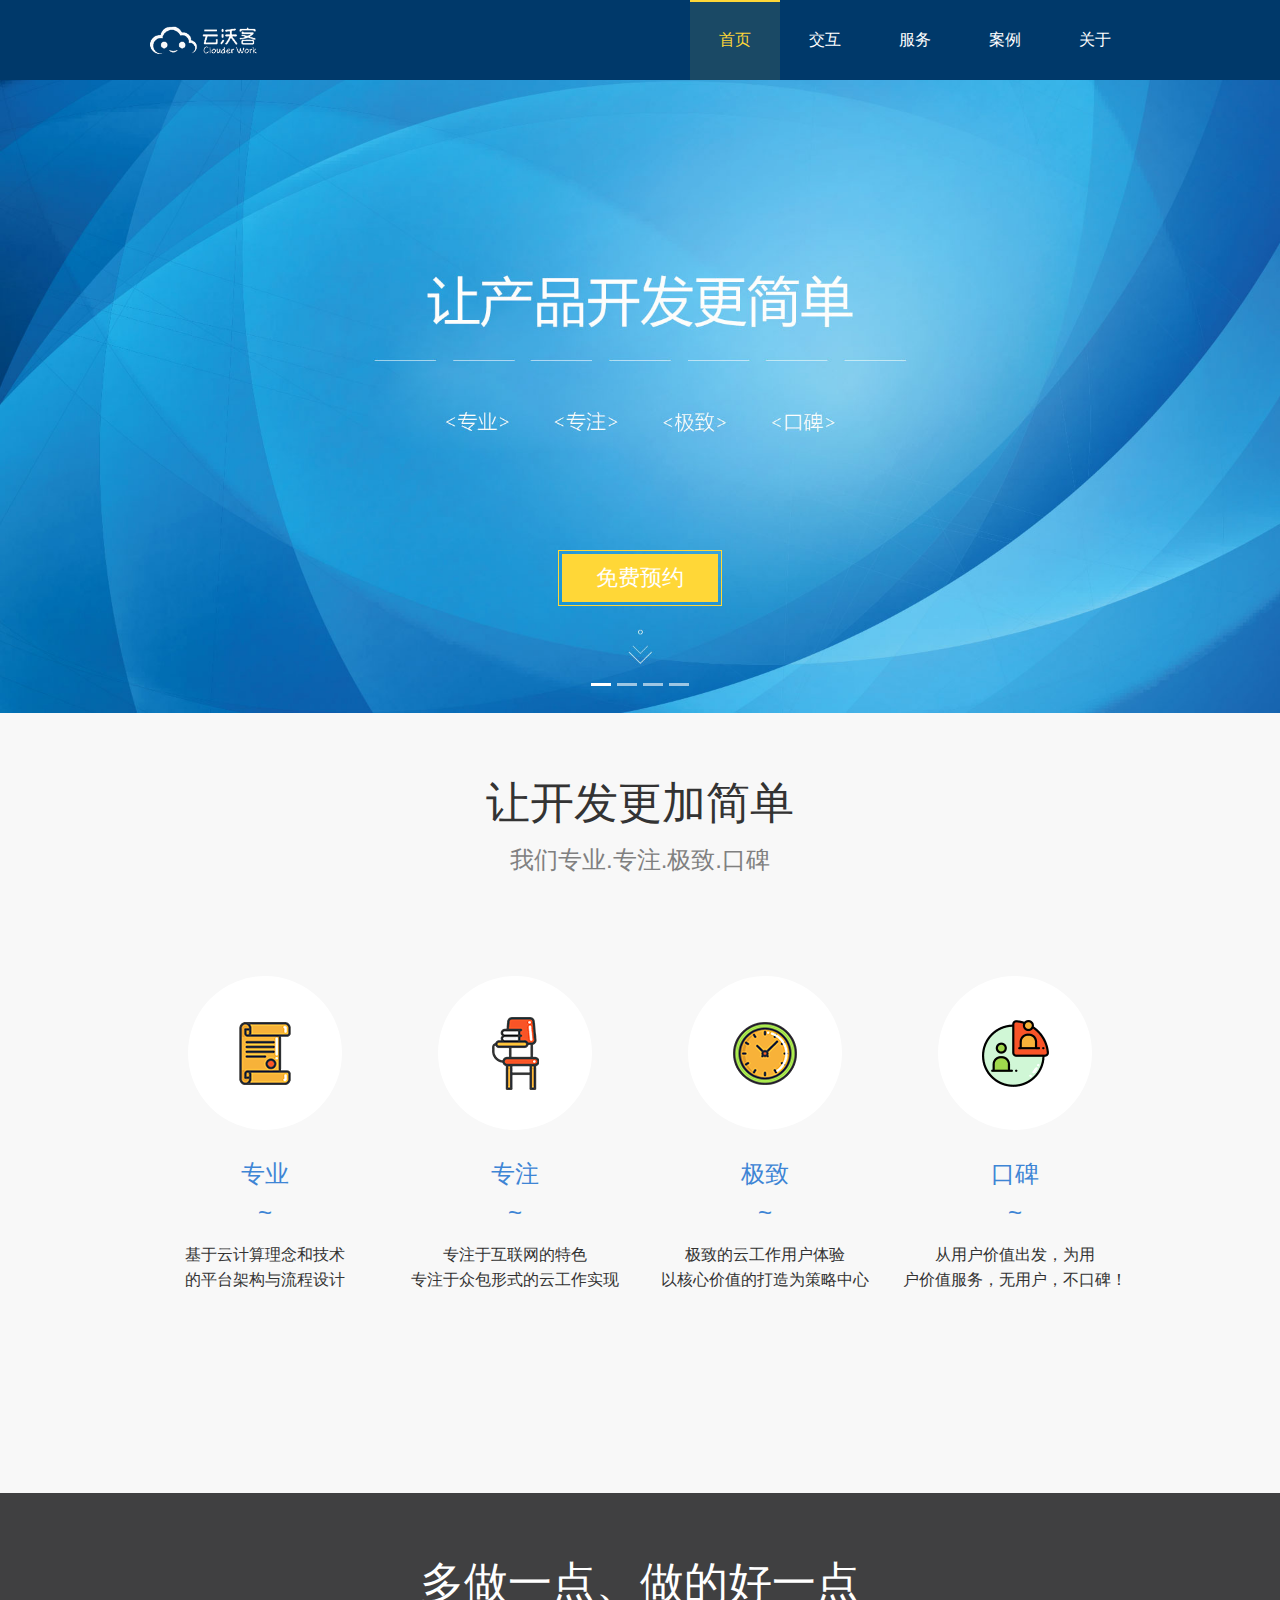
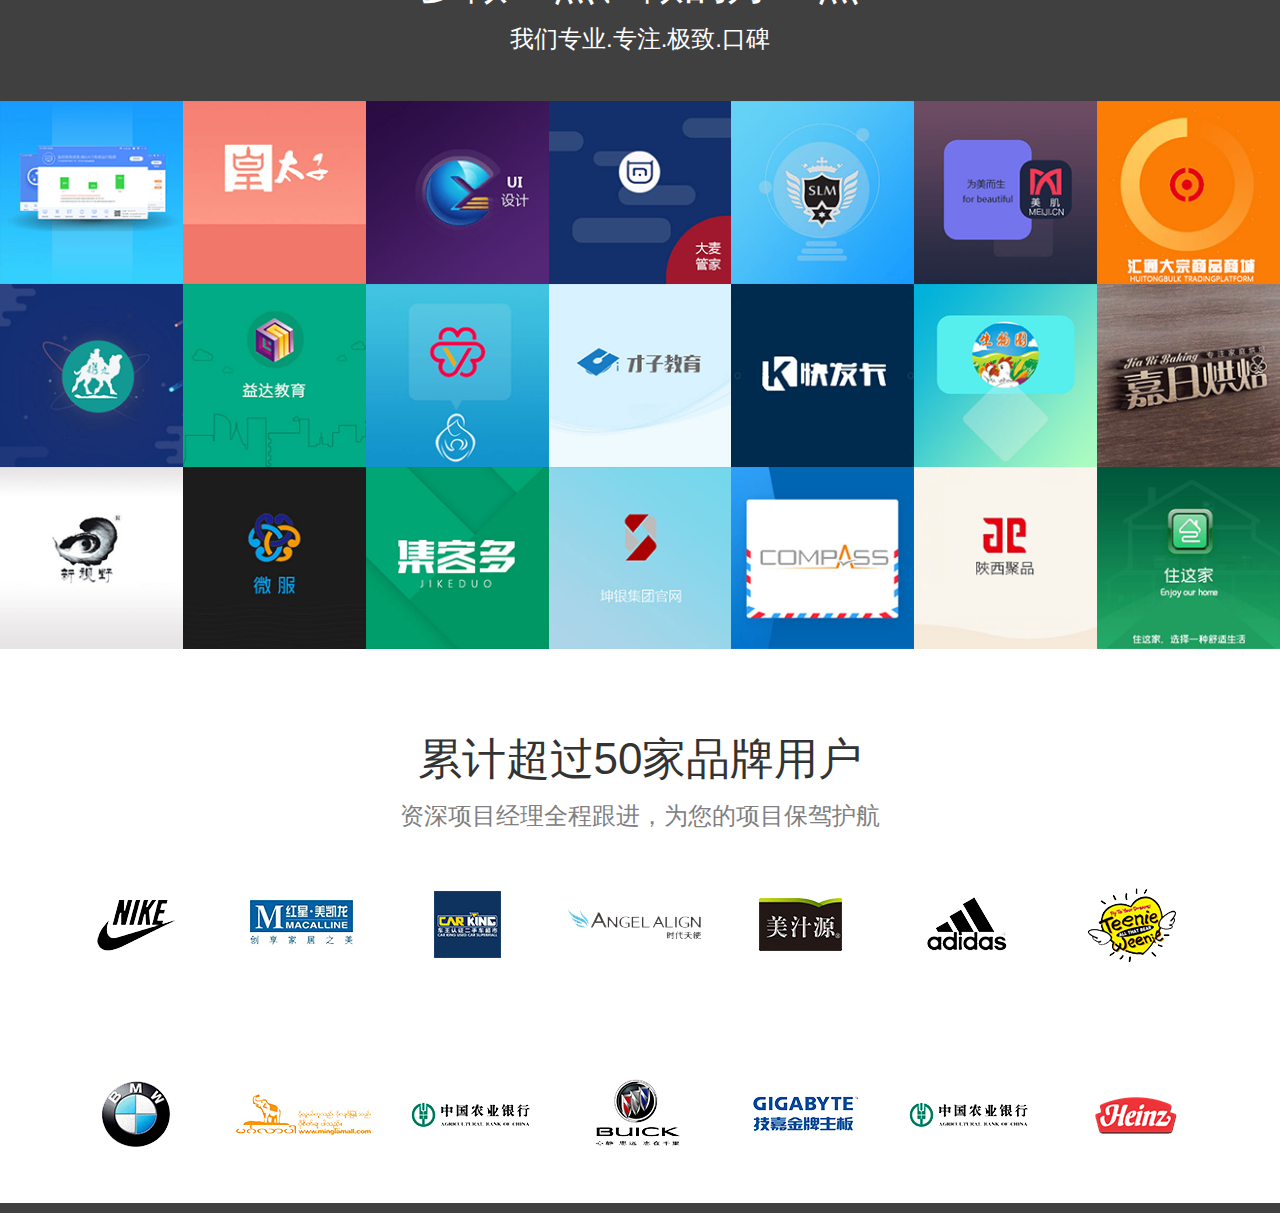
<file: src/main/resources/views/index.html>
<!DOCTYPE html>
<html>
<head>
	<meta charset="utf-8">
	<title>中国领先的企业互联网服务商</title>
	<meta name="description" content="重新定义互联网产品设计与开发 UE交互设计 UI界面设计 APP开发 网站开发 小程序开发"/>
	<meta name="Keywords"
	      content="设计,UI设计,UE设计,互联网产品设计,APP设计,原型设计,交互设计,用户研究,需求分析,微信活动,APP开发,网站开发,互联网开发,移动互联网,互联网+,设计外包,网站设计,微信小程序开发,微信应用号"/>
	<link href="css/webapp.css" rel="stylesheet" type="text/css"/>
	<link href="css/swiper.min.css" rel="stylesheet" type="text/css"/>
	<script>

		var isAndroid = (/android/gi).test(navigator.appVersion);
		var isiPhone = (/iphone|ipad/gi).test(navigator.appVersion);
		if (isAndroid || isiPhone) {
			location.replace('mobile');
		}
	</script>
</head>
<body>
<div class="header">
	<div class="w1000">
		<a href="index" class="logo"></a>
		<div class="nav">
			<a href="index" class="current">首页</a>
			<a href="ue">交互</a>
			<a href="service">服务</a>
			<a href="case">案例</a>
			<a href="about">关于</a>
		</div>
	</div>
</div>
<p style="height: 80px;"></p>
<div class="flash swiper-container" id="flash">
	<article class="swiper-wrapper">
		<figure class="swiper-slide">
			<img src="img/BANNER1.jpg" width="100%"/>
		</figure>
		<figure class="swiper-slide">
			<img src="img/BANNER2.jpg" width="100%"/>
		</figure>
		<figure class="swiper-slide">
			<img src="img/BANNER3.jpg" width="100%"/>
		</figure>
		<figure class="swiper-slide">
			<img src="img/BANNER4.jpg" width="100%"/>
		</figure>
	</article>
	<span onclick="app.modal.open('modal')" class="yuyue">
			<i>免费预约</i>
		</span>
	<nav class="swiper-pagination float-pagination" id="flash-pagination"></nav>
</div>

<div class="itembox bg1">
	<h2>让开发更加简单</h2>
	<p class="desc">我们专业.专注.极致.口碑</p>
	<div class="list1 w1000">
		<dl>
			<dt>
				<img src="img/i_01.png"/>
			</dt>
			<dd>
				<h3>专业<br>~</h3>
				<p>基于云计算理念和技术<br>的平台架构与流程设计</p>
			</dd>
		</dl>
		<dl>
			<dt>
				<img src="img/i_02.png"/>
			</dt>
			<dd>
				<h3>专注<br>~</h3>
				<p>专注于互联网的特色<br>专注于众包形式的云工作实现</p>
			</dd>
		</dl>
		<dl>
			<dt>
				<img src="img/i_03.png"/>
			</dt>
			<dd>
				<h3>极致<br>~</h3>
				<p>极致的云工作用户体验<br>以核心价值的打造为策略中心</p>
			</dd>
		</dl>
		<dl>
			<dt>
				<img src="img/i_04.png"/>
			</dt>
			<dd>
				<h3>口碑<br>~</h3>
				<p>从用户价值出发，为用<br>户价值服务，无用户，不口碑！</p>
			</dd>
		</dl>
	</div>
</div>

<div class="itembox bg2">
	<h2>多做一点、做的好一点</h2>
	<p class="desc">我们专业.专注.极致.口碑</p>
	<div class="list2">
		<ul class="clearfix">
			<li style="background-image: url('img/b_01.png');">
				<img src="img/blank.png" width="100%"/>
				<div class="tip" style="background-image: url('img/b_01.png');"></div>
			</li>
			<li style="background-image: url('img/b_02.png');">
				<img src="img/blank.png" width="100%"/>
				<div class="tip" style="background-image: url('img/b_02.png');"></div>
			</li>
			<li style="background-image: url('img/b_03.png');">
				<img src="img/blank.png" width="100%"/>
				<div class="tip" style="background-image: url('img/b_03.png');"></div>
			</li>
			<li style="background-image: url('img/b_04.png');">
				<img src="img/blank.png" width="100%"/>
				<div class="tip" style="background-image: url('img/b_04.png');"></div>
			</li>
			<li style="background-image: url('img/b_05.png');">
				<img src="img/blank.png" width="100%"/>
				<div class="tip" style="background-image: url('img/b_05.png');"></div>
			</li>
			<li style="background-image: url('img/b_06.png');">
				<img src="img/blank.png" width="100%"/>
				<div class="tip" style="background-image: url('img/b_06.png');"></div>
			</li>
			<li style="background-image: url('img/b_07.png');">
				<img src="img/blank.png" width="100%"/>
				<div class="tip" style="background-image: url('img/b_07.png');"></div>
			</li>
			<li style="background-image: url('img/b_08.png');">
				<img src="img/blank.png" width="100%"/>
				<div class="tip" style="background-image: url('img/b_08.png');"></div>
			</li>
			<li style="background-image: url('img/b_09.png');">
				<img src="img/blank.png" width="100%"/>
				<div class="tip" style="background-image: url('img/b_09.png');"></div>
			</li>
			<li style="background-image: url('img/b_10.png');">
				<img src="img/blank.png" width="100%"/>
				<div class="tip" style="background-image: url('img/b_10.png');"></div>
			</li>
			<li style="background-image: url('img/b_11.png');">
				<img src="img/blank.png" width="100%"/>
				<div class="tip" style="background-image: url('img/b_11.png');"></div>
			</li>
			<li style="background-image: url('img/b_12.png');">
				<img src="img/blank.png" width="100%"/>
				<div class="tip" style="background-image: url('img/b_12.png');"></div>
			</li>
			<li style="background-image: url('img/b_13.png');">
				<img src="img/blank.png" width="100%"/>
				<div class="tip" style="background-image: url('img/b_13.png');"></div>
			</li>
			<li style="background-image: url('img/b_14.png');">
				<img src="img/blank.png" width="100%"/>
				<div class="tip" style="background-image: url('img/b_14.png');"></div>
			</li>
			<li style="background-image: url('img/b_15.png');">
				<img src="img/blank.png" width="100%"/>
				<div class="tip" style="background-image: url('img/b_15.png');"></div>
			</li>
			<li style="background-image: url('img/b_16.png');">
				<img src="img/blank.png" width="100%"/>
				<div class="tip" style="background-image: url('img/b_16.png');"></div>
			</li>
			<li style="background-image: url('img/b_17.png');">
				<img src="img/blank.png" width="100%"/>
				<div class="tip" style="background-image: url('img/b_17.png');"></div>
			</li>
			<li style="background-image: url('img/b_18.png');">
				<img src="img/blank.png" width="100%"/>
				<div class="tip" style="background-image: url('img/b_18.png');"></div>
			</li>
			<li style="background-image: url('img/b_19.png');">
				<img src="img/blank.png" width="100%"/>
				<div class="tip" style="background-image: url('img/b_19.png');"></div>
			</li>
			<li style="background-image: url('img/b_20.png');">
				<img src="img/blank.png" width="100%"/>
				<div class="tip" style="background-image: url('img/b_20.png');"></div>
			</li>
			<li style="background-image: url('img/b_21.png');">
				<img src="img/blank.png" width="100%"/>
				<div class="tip" style="background-image: url('img/b_21.png');"></div>
			</li>
		</ul>
	</div>
</div>

<div class="itembox">
	<h2>累计超过50家品牌用户</h2>
	<p class="desc">资深项目经理全程跟进，为您的项目保驾护航</p>
	<img src="img/links.jpg" class="links"/>
</div>

<div class="footer" id='footer'>
</div>
<script>
	/*function XHR() {
		var xhr;
		try {
			xhr = new XMLHttpRequest();
		}
		catch (e) {
			var IEXHRVers = ["Msxml3.XMLHTTP", "Msxml2.XMLHTTP", "Microsoft.XMLHTTP"];
			for (var i = 0, len = IEXHRVers.length; i < len; i++) {
				try {
					xhr = new ActiveXObject(IEXHRVers[i]);
				}
				catch (e) {
					continue;
				}
			}
		}
		return xhr;
	}

	var xhr = XHR();
	xhr.open("get", "/footer.html", true);

	xhr.onreadystatechange = callback;

	function callback() {
		if (xhr.readyState == 4 && xhr.status == 200) {
			document.getElementById('footer').innerHTML = xhr.responseText;
		}
	}

	xhr.send(null);*/
</script>
<div class="mask" id="modal">
	<div class="content clearfix">
		<span class="close" onclick="app.modal.close('modal')"></span>
		<h3>填写相关信息</h3>
		<ul>
			<li>
				<input type="text" id="nickname" class="inputbox" maxlength="20" placeholder="输入您的昵称"/>
			</li>
			<li>
				<input type="text" id="cellPhone" class="inputbox" maxlength="11" placeholder="输入您的手机号码"/>
			</li>
			<li>
				<select class="inputbox selectbox" id="business">
					<option value="0">请选择产品所属行业</option>
					<option value="电子商务">电子商务</option>
					<option value="金融">金融</option>
					<option value="制造业">制造业</option>
					<option value="医疗">医疗</option>
					<option value="教育">教育</option>
					<option value="文化娱乐">文化娱乐</option>
					<option value="旅游">旅游</option>
					<option value="生活服务">生活服务</option>
					<option value="其他（企业服务等）">其他（企业服务等）</option>
				</select>
			</li>
		</ul>
		<h3>请选择您需要的产品类型</h3>
		<div class="checkbox" id="projectType">
			<span class="current">APP</span>
			<span>网站</span>
			<span>微信</span>
			<span>其他</span>
		</div>
		<textarea class="areatext" id="comment" placeholder="备注：如果您有其他要求或者备注说明可在这里告诉我们哦～"></textarea>
		<span class="btn" onclick="app.submitOrder('pc')">立即预约</span>
	</div>
</div>
<script src="js/zepto.js"></script>
<script src="js/swiper.js"></script>
<script src="js/webapp.js"></script>
<script>
	var flash = new Swiper('#flash', {
		pagination: '#flash-pagination',
		loop: true,
		autoplay: 5000,
		autoplayDisableOnInteraction: false
	})
</script>
</body>
</html>
</file>
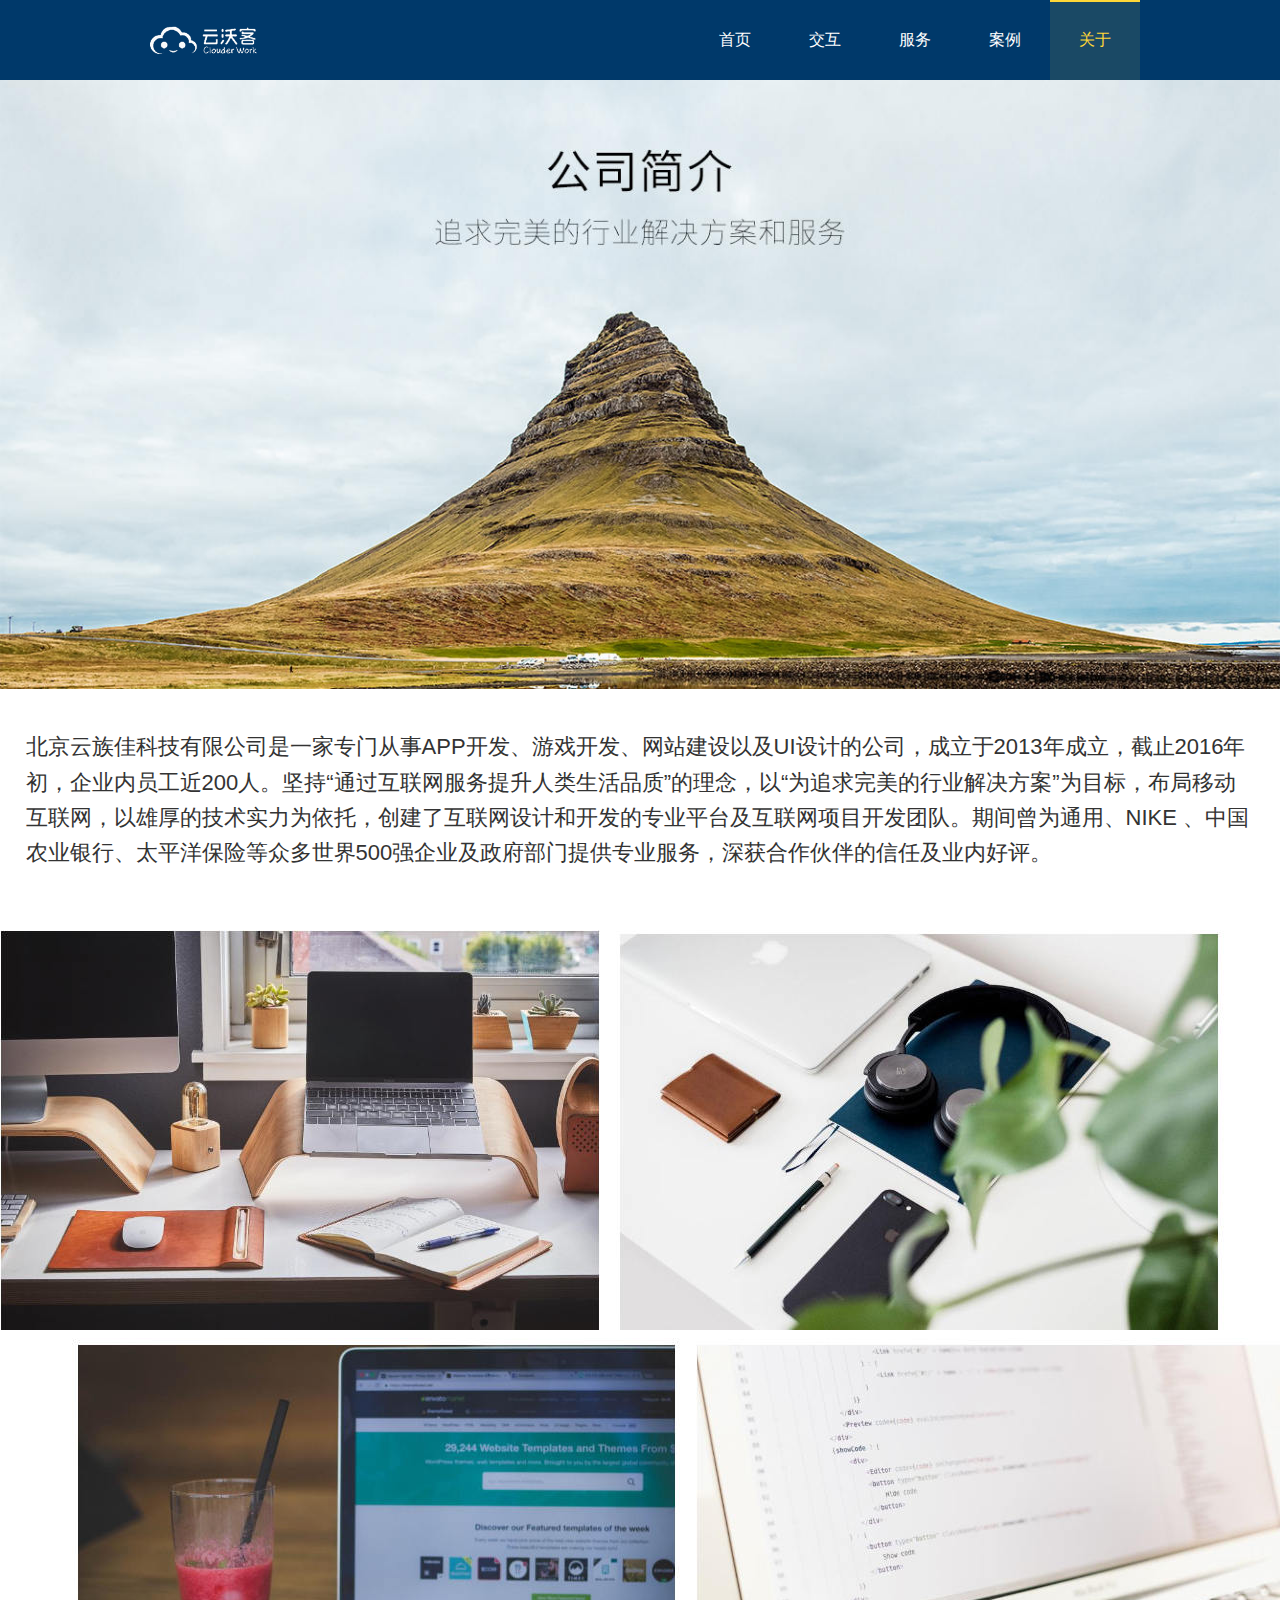
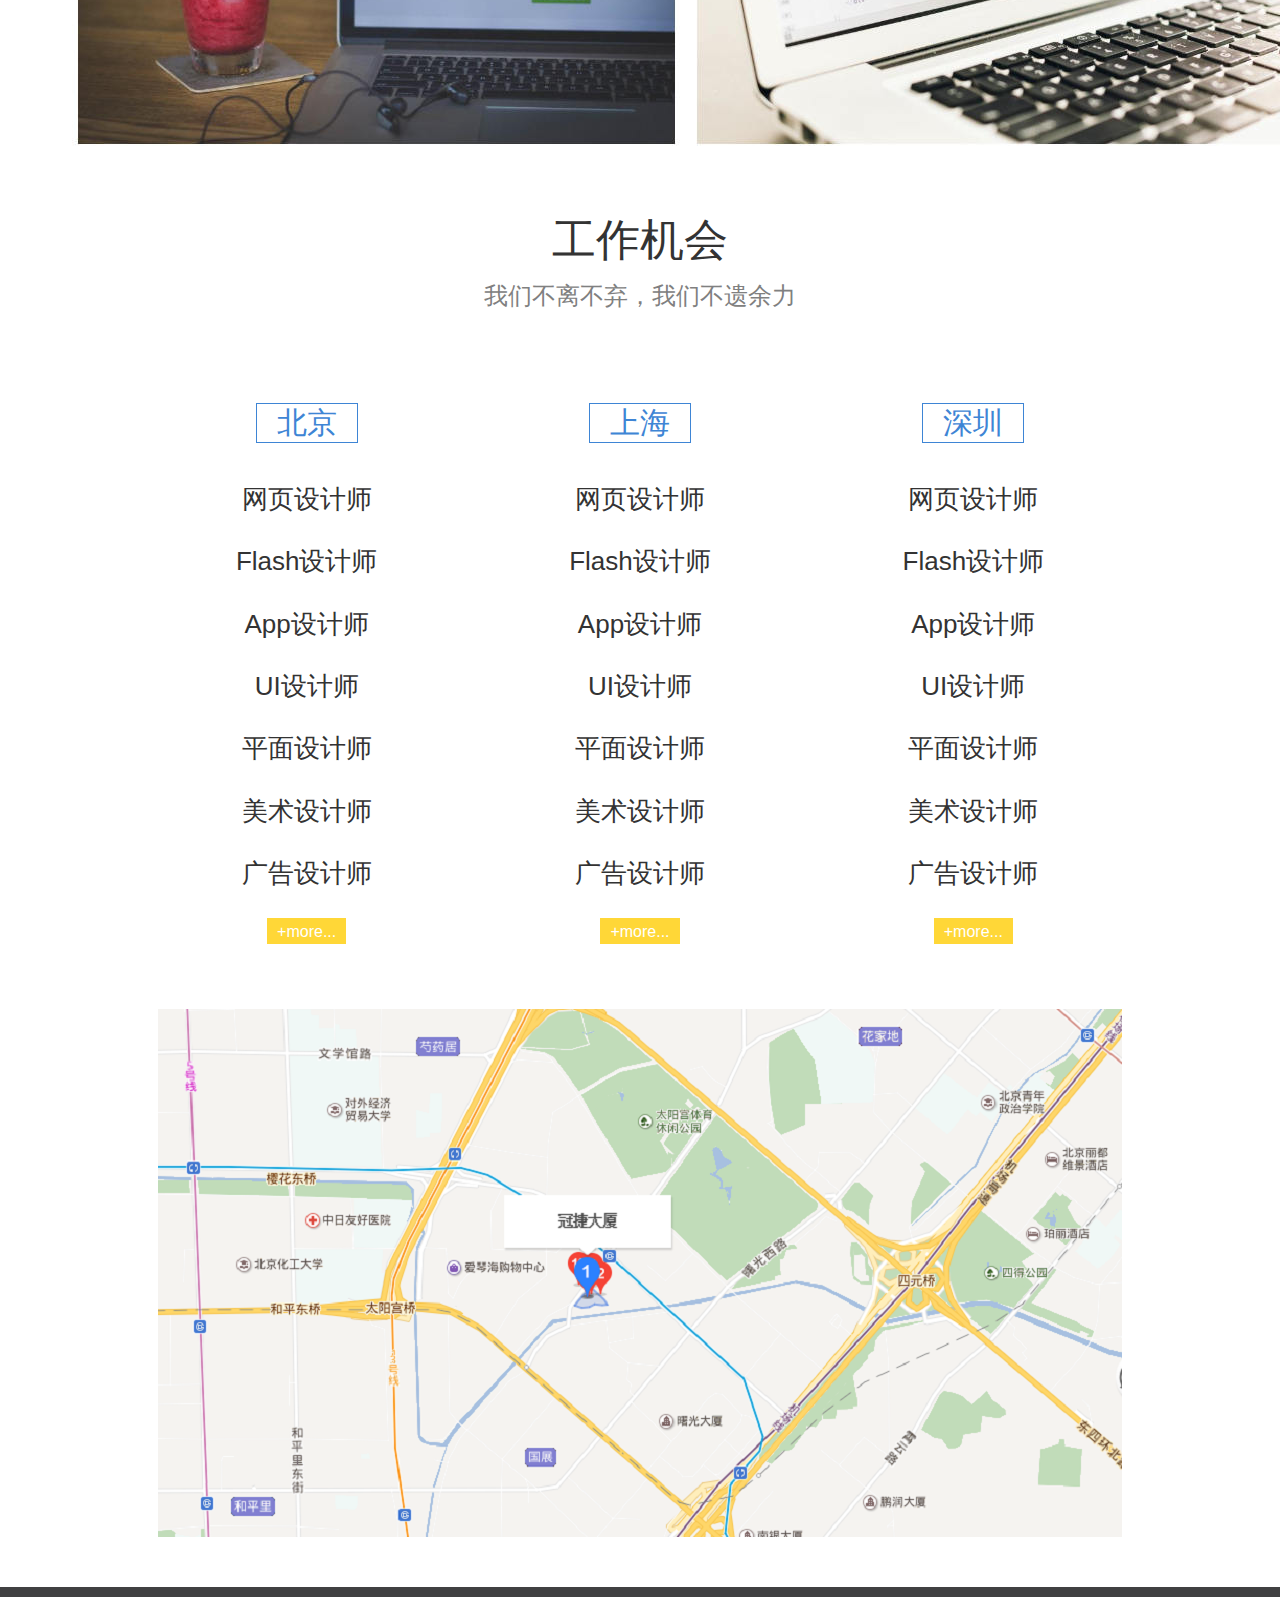
<file: src/main/resources/views/about.html>
<!DOCTYPE html>
<html>
<head>
    <meta charset="utf-8">
    <title>中国领先的企业互联网服务商</title>
	<meta name="description" content="重新定义互联网产品设计与开发 UE交互设计 UI界面设计 APP开发 网站开发 小程序开发" />
	<meta name="Keywords" content="设计,UI设计,UE设计,互联网产品设计,APP设计,原型设计,交互设计,用户研究,需求分析,微信活动,APP开发,网站开发,互联网开发,移动互联网,互联网+,设计外包,网站设计,微信小程序开发,微信应用号" />
    <link href="css/webapp.css" rel="stylesheet" type="text/css" />

</head>
<body>
	<div class="header">
		<div class="w1000">
			<a href="index" class="logo"></a>
			<div class="nav">
				<a href="index">首页</a>
				<a href="ue">交互</a>
				<a href="service">服务</a>
				<a href="case">案例</a>
				<a href="about" class="current">关于</a>
			</div>
		</div>
	</div>
	<p style="height: 80px;"></p>
	<div class="banner">
		<img src="img/banner_04.jpg" width="100%" />
		<p style="margin-top: 40px; padding: 0 2%; text-align: left;">北京云族佳科技有限公司是一家专门从事APP开发、游戏开发、网站建设以及UI设计的公司，成立于2013年成立，截止2016年初，企业内员工近200人。坚持“通过互联网服务提升人类生活品质”的理念，以“为追求完美的行业解决方案”为目标，布局移动互联网，以雄厚的技术实力为依托，创建了互联网设计和开发的专业平台及互联网项目开发团队。期间曾为通用、NIKE 、中国农业银行、太平洋保险等众多世界500强企业及政府部门提供专业服务，深获合作伙伴的信任及业内好评。</p>
		<img src="img/bg04.jpg" style="margin-top: 60px;" />
	</div>
	<div class="itembox">
		<h2>工作机会</h2>
		<p class="desc">我们不离不弃，我们不遗余力</p>
		<div class="list9 w1000">
			<dl>
				<dt>北京</dt>
				<dd>
					<p>网页设计师<br>Flash设计师<br>App设计师<br>UI设计师<br>平面设计师<br>美术设计师<br>广告设计师</p>
					<a href="" class="more">+more...</a>
				</dd>
			</dl>
			<dl>
				<dt>上海</dt>
				<dd>
					<p>网页设计师<br>Flash设计师<br>App设计师<br>UI设计师<br>平面设计师<br>美术设计师<br>广告设计师</p>
					<a href="" class="more">+more...</a>
				</dd>
			</dl>
			<dl>
				<dt>深圳</dt>
				<dd>
					<p>网页设计师<br>Flash设计师<br>App设计师<br>UI设计师<br>平面设计师<br>美术设计师<br>广告设计师</p>
					<a href="" class="more">+more...</a>
				</dd>
			</dl>
		</div>
		<img src="img/map.jpg.png" style="margin-top: 65px;" />
	</div>
	<div class="footer" id='footer'>
	</div>
	<script>
		/*function XHR() {
		var xhr;
		try {xhr = new XMLHttpRequest();}
		catch(e) {
			var IEXHRVers =["Msxml3.XMLHTTP","Msxml2.XMLHTTP","Microsoft.XMLHTTP"];
			for (var i=0,len=IEXHRVers.length;i< len;i++) {
				try {xhr = new ActiveXObject(IEXHRVers[i]);}
				catch(e) {continue;}
			}
		}
		return xhr;
	}var xhr = XHR();
xhr.open("get","/footer.html",true);

xhr.onreadystatechange = callback;
function callback() {
		if (xhr.readyState == 4  && xhr.status ==200) {
			document.getElementById('footer').innerHTML = xhr.responseText;
		}
	}

xhr.send(null);*/
	</script>
</body>
</html>
</file>
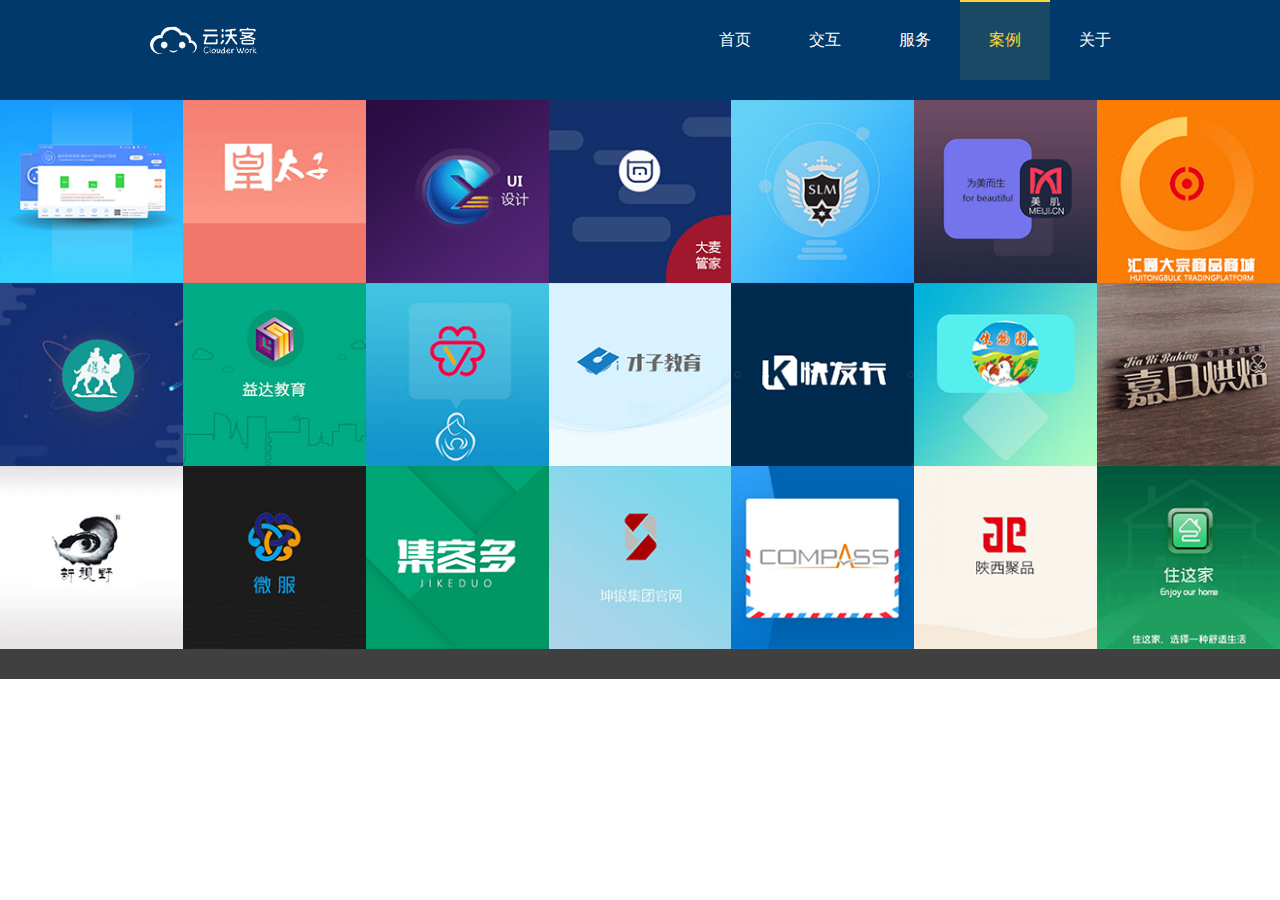
<file: src/main/resources/views/case.html>
<!DOCTYPE html>
<html>
<head>
    <meta charset="utf-8">
    <title>中国领先的企业互联网服务商</title>
	<meta name="description" content="重新定义互联网产品设计与开发 UE交互设计 UI界面设计 APP开发 网站开发 小程序开发" />
	<meta name="Keywords" content="设计,UI设计,UE设计,互联网产品设计,APP设计,原型设计,交互设计,用户研究,需求分析,微信活动,APP开发,网站开发,互联网开发,移动互联网,互联网+,设计外包,网站设计,微信小程序开发,微信应用号" />
    <link href="css/webapp.css" rel="stylesheet" type="text/css" />
</head>
<body>
	<div class="header">
		<div class="w1000">
			<a href="index" class="logo"></a>
			<div class="nav">
				<a href="index">首页</a>
				<a href="ue">交互</a>
				<a href="service">服务</a>
				<a href="case" class="current">案例</a>
				<a href="about">关于</a>
			</div>
		</div>
	</div>
	<p style="height: 80px;"></p>
	<div class="itembox bg2" style="padding: 0;">
		<div class="list2" style="margin: 0; background-color: #404041;">
			<ul style="background-color: #00396a;">
				<li style="background-image: url('img/b_01.png');">
					<img src="img/blank.png" width="100%" />
					<div class="tip" style="background-image: url('img/b_01.png');"></div>
				</li>
				<li style="background-image: url('img/b_02.png');">
					<img src="img/blank.png" width="100%" />
					<div class="tip" style="background-image: url('img/b_02.png');"></div>
				</li>
				<li style="background-image: url('img/b_03.png');">
					<img src="img/blank.png" width="100%" />
					<div class="tip" style="background-image: url('img/b_03.png');"></div>
				</li>
				<li style="background-image: url('img/b_04.png');">
					<img src="img/blank.png" width="100%" />
					<div class="tip" style="background-image: url('img/b_04.png');"></div>
				</li>
				<li style="background-image: url('img/b_05.png');">
					<img src="img/blank.png" width="100%" />
					<div class="tip" style="background-image: url('img/b_05.png');"></div>
				</li>
				<li style="background-image: url('img/b_06.png');">
					<img src="img/blank.png" width="100%" />
					<div class="tip" style="background-image: url('img/b_06.png');"></div>
				</li>
				<li style="background-image: url('img/b_07.png');">
					<img src="img/blank.png" width="100%" />
					<div class="tip" style="background-image: url('img/b_07.png');"></div>
				</li>
				<li style="background-image: url('img/b_08.png');">
					<img src="img/blank.png" width="100%" />
					<div class="tip" style="background-image: url('img/b_08.png');"></div>
				</li>
				<li style="background-image: url('img/b_09.png');">
					<img src="img/blank.png" width="100%" />
					<div class="tip" style="background-image: url('img/b_09.png');"></div>
				</li>
				<li style="background-image: url('img/b_10.png');">
					<img src="img/blank.png" width="100%" />
					<div class="tip" style="background-image: url('img/b_10.png');"></div>
				</li>
				<li style="background-image: url('img/b_11.png');">
					<img src="img/blank.png" width="100%" />
					<div class="tip" style="background-image: url('img/b_11.png');"></div>
				</li>
				<li style="background-image: url('img/b_12.png');">
					<img src="img/blank.png" width="100%" />
					<div class="tip" style="background-image: url('img/b_12.png');"></div>
				</li>
				<li style="background-image: url('img/b_13.png');">
					<img src="img/blank.png" width="100%" />
					<div class="tip" style="background-image: url('img/b_13.png');"></div>
				</li>
				<li style="background-image: url('img/b_14.png');">
					<img src="img/blank.png" width="100%" />
					<div class="tip" style="background-image: url('img/b_14.png');"></div>
				</li>
				<li style="background-image: url('img/b_15.png');">
					<img src="img/blank.png" width="100%" />
					<div class="tip" style="background-image: url('img/b_15.png');"></div>
				</li>
				<li style="background-image: url('img/b_16.png');">
					<img src="img/blank.png" width="100%" />
					<div class="tip" style="background-image: url('img/b_16.png');"></div>
				</li>
				<li style="background-image: url('img/b_17.png');">
					<img src="img/blank.png" width="100%" />
					<div class="tip" style="background-image: url('img/b_17.png');"></div>
				</li>
				<li style="background-image: url('img/b_18.png');">
					<img src="img/blank.png" width="100%" />
					<div class="tip" style="background-image: url('img/b_18.png');"></div>
				</li>
				<li style="background-image: url('img/b_19.png');">
					<img src="img/blank.png" width="100%" />
					<div class="tip" style="background-image: url('img/b_19.png');"></div>
				</li>
				<li style="background-image: url('img/b_20.png');">
					<img src="img/blank.png" width="100%" />
					<div class="tip" style="background-image: url('img/b_20.png');"></div>
				</li>
				<li style="background-image: url('img/b_21.png');">
					<img src="img/blank.png" width="100%" />
					<div class="tip" style="background-image: url('img/b_21.png');"></div>
				</li>
			</ul>
		</div>
	</div>
<div class="footer" id='footer'>
        </div>
        <script>
               /* function XHR() {
                var xhr;
                try {xhr = new XMLHttpRequest();}
                catch(e) {
                        var IEXHRVers =["Msxml3.XMLHTTP","Msxml2.XMLHTTP","Microsoft.XMLHTTP"];
                        for (var i=0,len=IEXHRVers.length;i< len;i++) {
                                try {xhr = new ActiveXObject(IEXHRVers[i]);}
                                catch(e) {continue;}
                        }
                }
                return xhr;
        }var xhr = XHR();
xhr.open("get","/footer.html",true);

xhr.onreadystatechange = callback;
function callback() {
                if (xhr.readyState == 4  && xhr.status ==200) {
                        document.getElementById('footer').innerHTML = xhr.responseText;
                }
        }

xhr.send(null);*/
        </script>
</body>
</html>
</file>
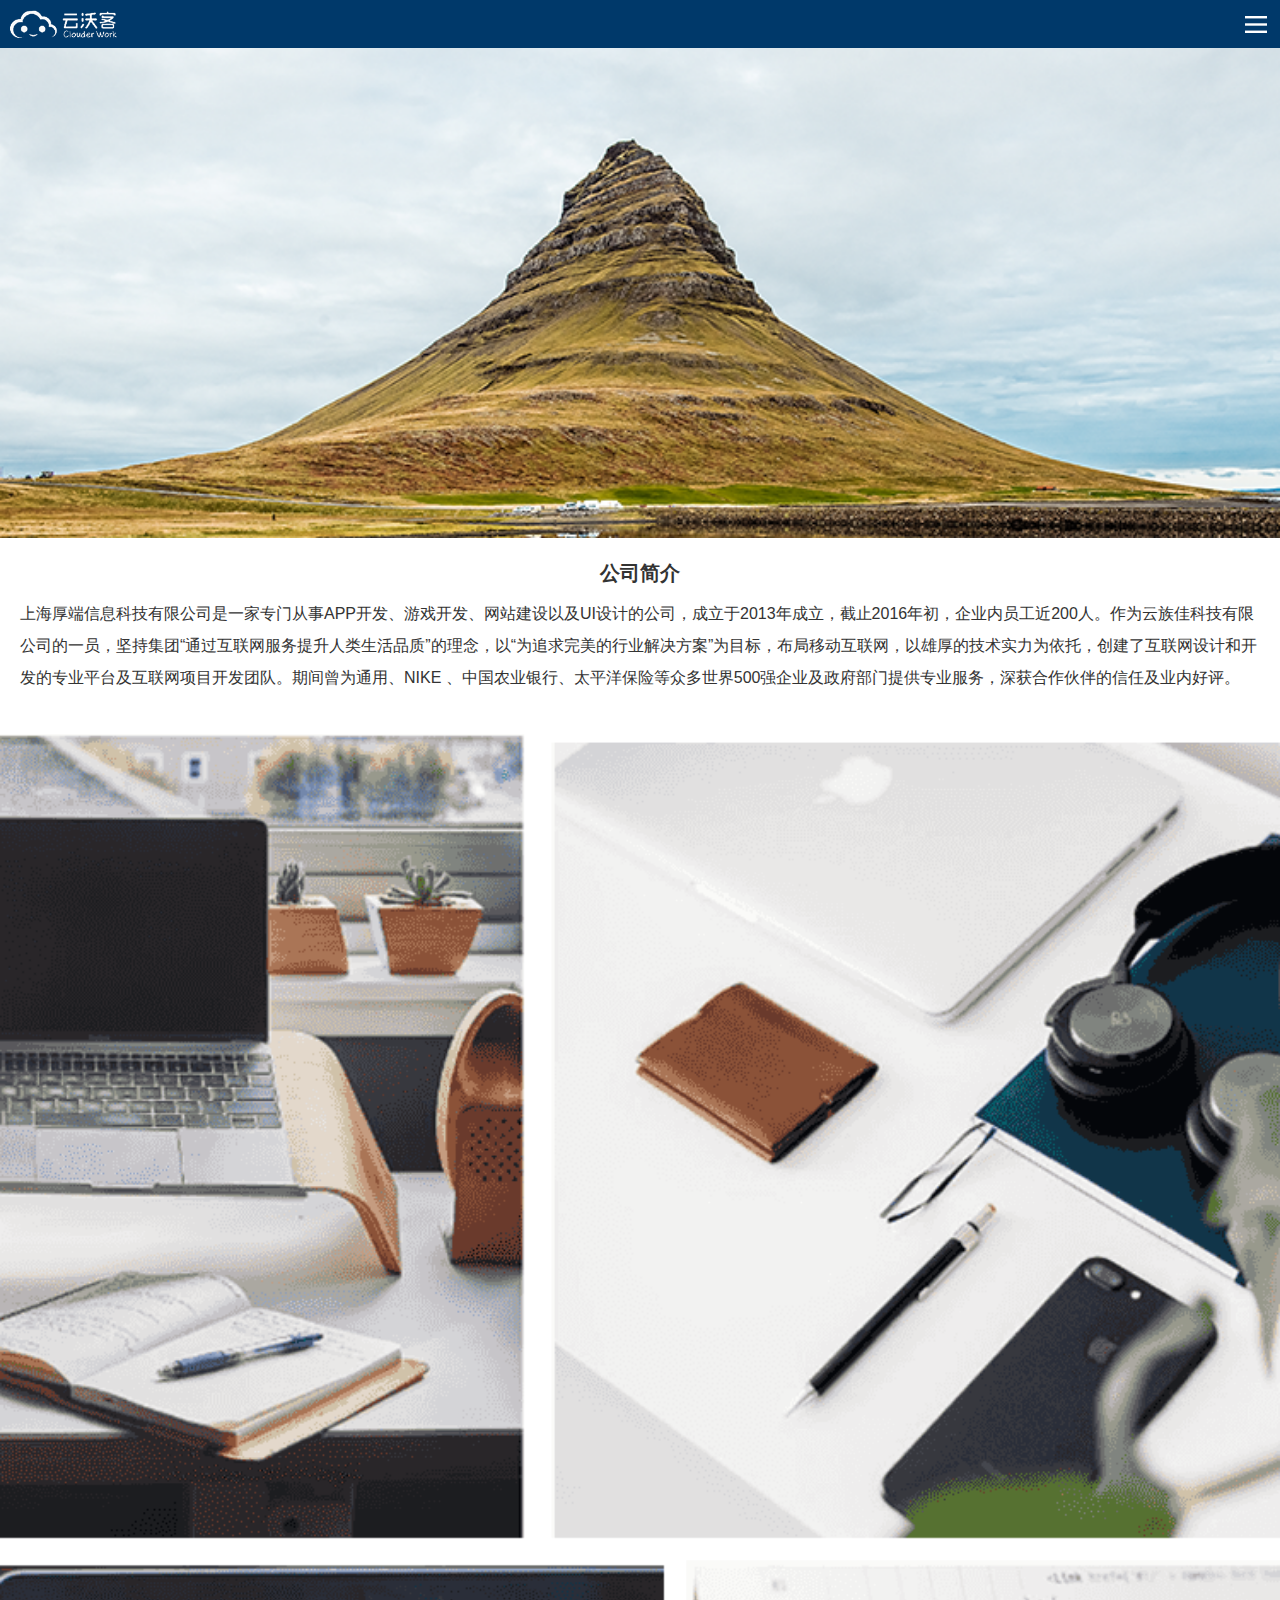
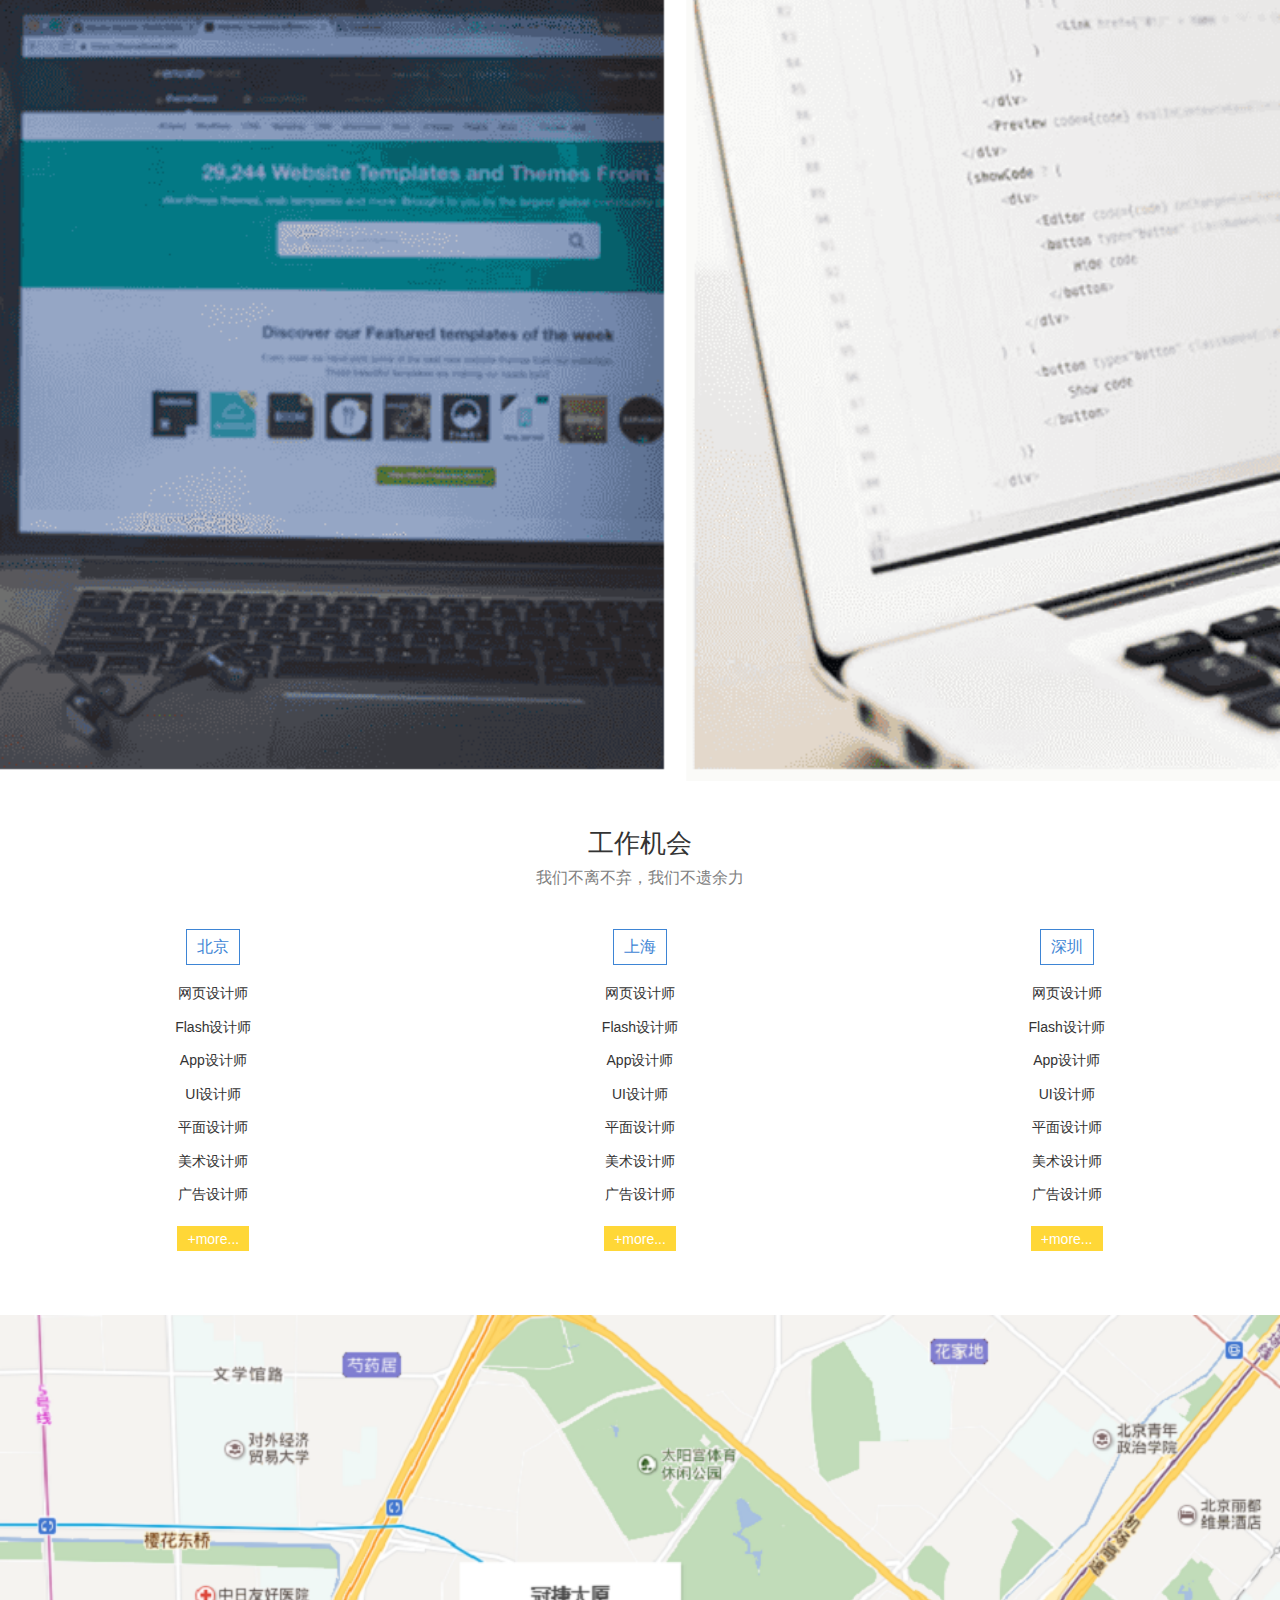
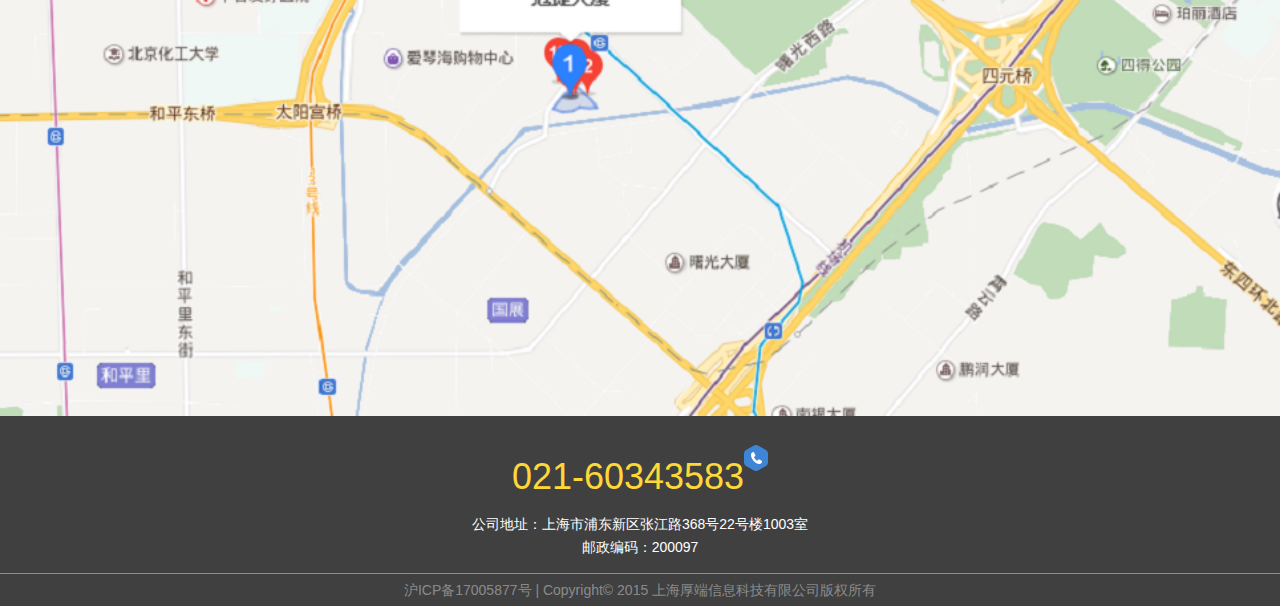
<file: src/main/resources/views/m_about.html>
<!DOCTYPE html>
<html>
<head>
    <meta charset="utf-8">
	<meta name="viewport" content="width=device-width, initial-scale=1.0, maximum-scale=1.0, user-scalable=no" />
	<meta name="apple-touch-fullscreen" content="yes">
	<meta name="apple-mobile-web-app-capable" content="yes" />
	<meta name="misapplication-tap-highlight" content="no" />
	<meta name="HandheldFriendly" content="true" />
	<meta content="telephone=no" name="format-detection" />
	<meta http-equiv="expires" content="0">
	<meta http-equiv="pragma" content="no-cache">
	<meta http-equiv="cache-control" content="no-cache">
    <title>云沃客</title>
<script src="https://hm.baidu.com/hm.js?4521e064cb11bf19250b154e9dd30cf9"></script>
    <link href="css/webapp.css" rel="stylesheet" type="text/css" />
</head>
<body>
	<header class="m_header">
		<a href="mobile" class="logo"></a>
		<span class="menu" id="menu"></span>
	</header>
	<p style="height: 48px;"></p>
	<div class="banner">
		<img src="img/bg06.png" width="100%" />
		<div class="m_about">
			<h6>公司简介</h6>
			<p style="margin-top: 5px; text-align: left;">上海厚端信息科技有限公司是一家专门从事APP开发、游戏开发、网站建设以及UI设计的公司，成立于2013年成立，截止2016年初，企业内员工近200人。作为云族佳科技有限公司的一员，坚持集团“通过互联网服务提升人类生活品质”的理念，以“为追求完美的行业解决方案”为目标，布局移动互联网，以雄厚的技术实力为依托，创建了互联网设计和开发的专业平台及互联网项目开发团队。期间曾为通用、NIKE 、中国农业银行、太平洋保险等众多世界500强企业及政府部门提供专业服务，深获合作伙伴的信任及业内好评。</p>
			<img src="img/bg07.png" width="100%" style="margin-top: 40px;" />
		</div>
	</div>
	<div class="m_itembox">
		<h2>工作机会</h2>
		<p class="desc">我们不离不弃，我们不遗余力</p>
		<div class="m_list9">
			<dl>
				<dt>北京</dt>
				<dd>
					<p>网页设计师<br>Flash设计师<br>App设计师<br>UI设计师<br>平面设计师<br>美术设计师<br>广告设计师</p>
					<a href="" class="more">+more...</a>
				</dd>
			</dl>
			<dl>
				<dt>上海</dt>
				<dd>
					<p>网页设计师<br>Flash设计师<br>App设计师<br>UI设计师<br>平面设计师<br>美术设计师<br>广告设计师</p>
					<a href="" class="more">+more...</a>
				</dd>
			</dl>
			<dl>
				<dt>深圳</dt>
				<dd>
					<p>网页设计师<br>Flash设计师<br>App设计师<br>UI设计师<br>平面设计师<br>美术设计师<br>广告设计师</p>
					<a href="" class="more">+more...</a>
				</dd>
			</dl>
		</div>
	</div>
	<img src="img/map.jpg.png" width="100%" style="margin-top: 40px;" />
	<div class="m_footer">
		<p class="tel">021-60343583</p>
		<p class="address">公司地址：上海市浦东新区张江路368号22号楼1003室</p>
		<p>邮政编码：200097</p>
		<p class="copyright">沪ICP备17005877号  |  Copyright© 2015 上海厚端信息科技有限公司版权所有</p>
	</div>
	<div class="m_menu">
		<a href="mobile">首页</a>
		<a href="m_ue">交互</a>
		<a href="m_service">服务</a>
		<a href="m_case">案例</a>
		<a href="m_about" class="current">关于</a>
	</div>
	<script src="js/zepto.js"></script>
	<script src="js/webapp.js"></script>
</body>
</html>
</file>
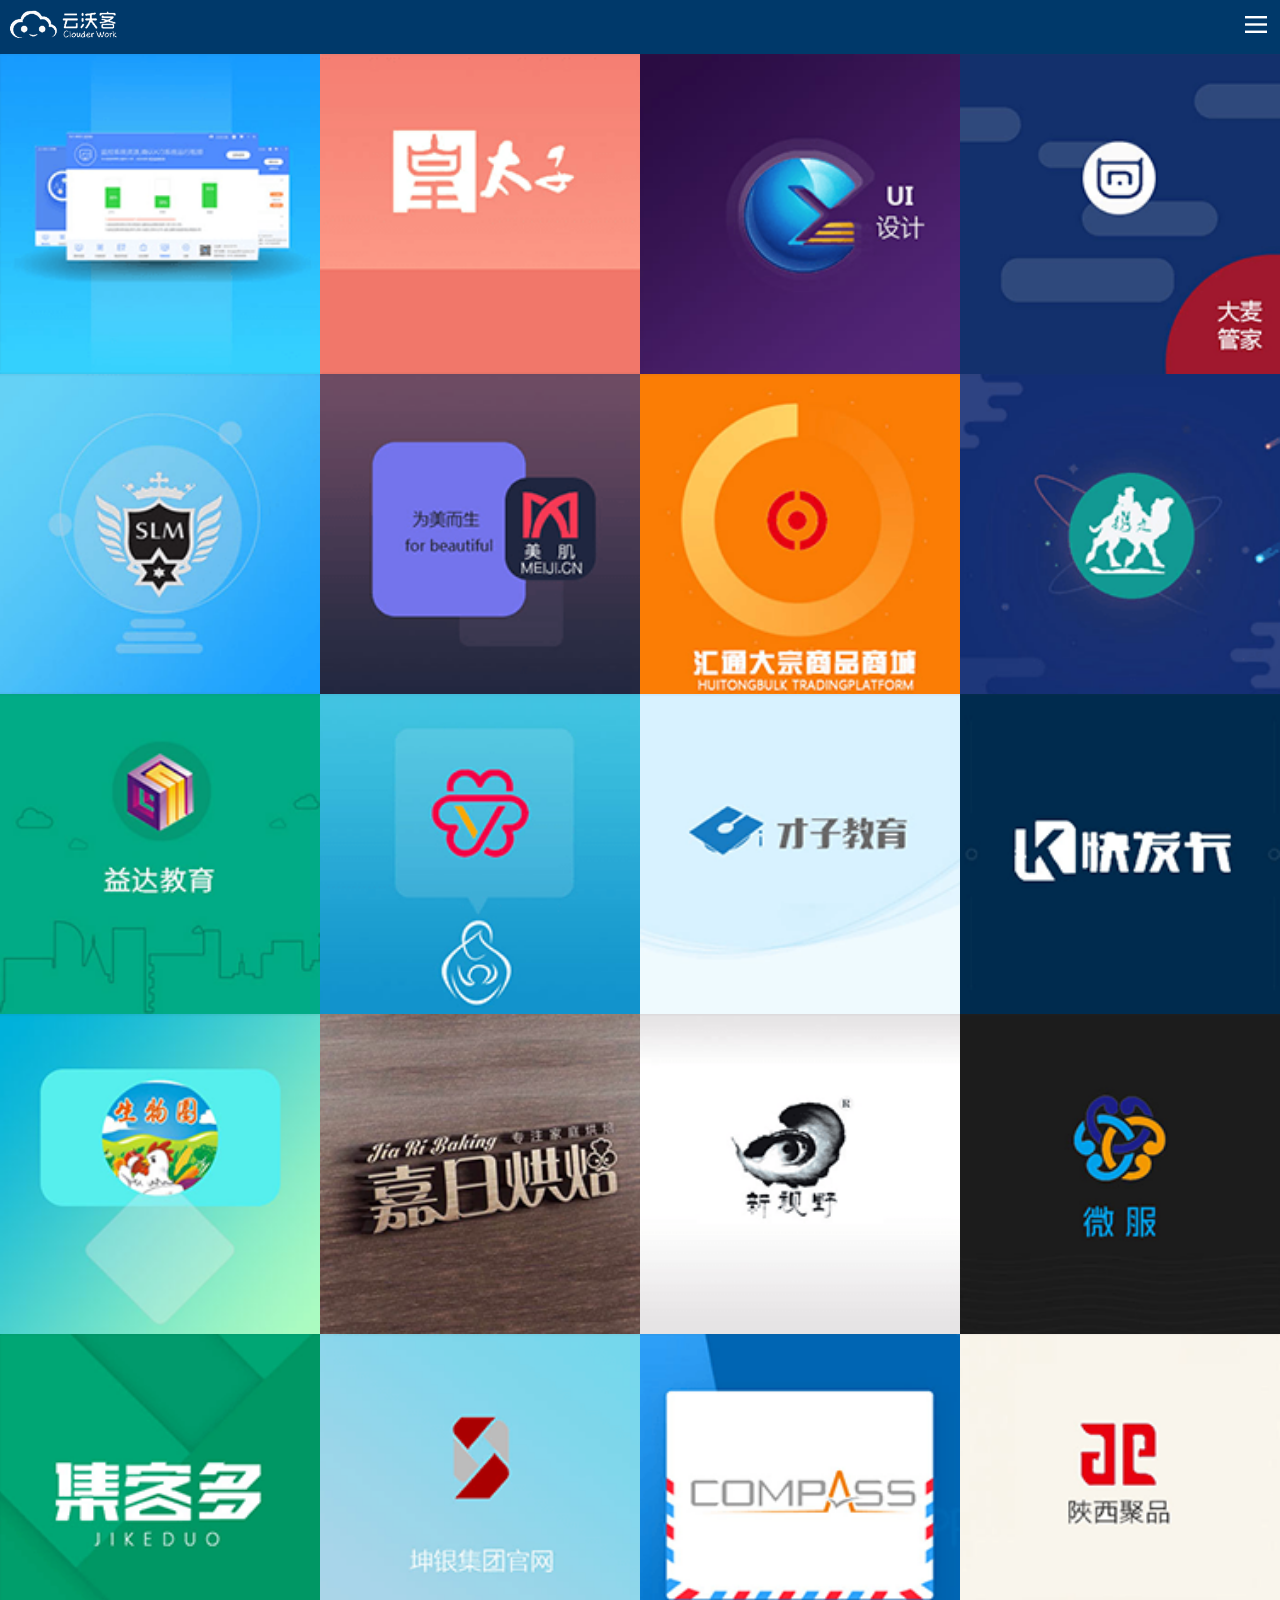
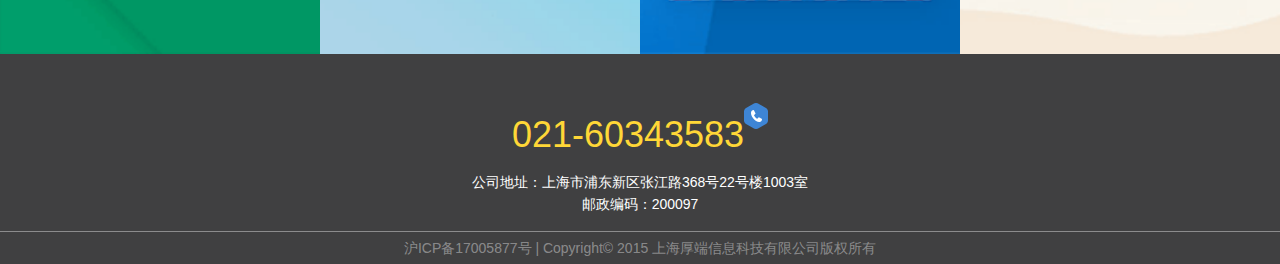
<file: src/main/resources/views/m_case.html>
<!DOCTYPE html>
<html>
<head>
    <meta charset="utf-8">
	<meta name="viewport" content="width=device-width, initial-scale=1.0, maximum-scale=1.0, user-scalable=no" />
	<meta name="apple-touch-fullscreen" content="yes">
	<meta name="apple-mobile-web-app-capable" content="yes" />
	<meta name="misapplication-tap-highlight" content="no" />
	<meta name="HandheldFriendly" content="true" />
	<meta content="telephone=no" name="format-detection" />
	<meta http-equiv="expires" content="0">
	<meta http-equiv="pragma" content="no-cache">
	<meta http-equiv="cache-control" content="no-cache">
    <title>云沃客</title>
<script src="https://hm.baidu.com/hm.js?4521e064cb11bf19250b154e9dd30cf9"></script>
    <link href="css/webapp.css" rel="stylesheet" type="text/css" />
</head>
<body>
	<header class="m_header">
		<a href="mobile" class="logo"></a>
		<span class="menu" id="menu"></span>
	</header>
	<p style="height: 48px;"></p>
	<div class="m_itembox bg2" style="padding: 0;">
		<div class="m_list2" style="margin: 0; background-color: #404041;">
			<ul style="background-color: #00396a;">
				<li style="background-image: url('img/b_01.png');">
					<img src="img/blank.png" width="100%" />
					<div class="tip" style="background-image: url('img/b_01.png');"></div>
				</li>
				<li style="background-image: url('img/b_02.png');">
					<img src="img/blank.png" width="100%" />
					<div class="tip" style="background-image: url('img/b_02.png');"></div>
				</li>
				<li style="background-image: url('img/b_03.png');">
					<img src="img/blank.png" width="100%" />
					<div class="tip" style="background-image: url('img/b_03.png');"></div>
				</li>
				<li style="background-image: url('img/b_04.png');">
					<img src="img/blank.png" width="100%" />
					<div class="tip" style="background-image: url('img/b_04.png');"></div>
				</li>
				<li style="background-image: url('img/b_05.png');">
					<img src="img/blank.png" width="100%" />
					<div class="tip" style="background-image: url('img/b_05.png');"></div>
				</li>
				<li style="background-image: url('img/b_06.png');">
					<img src="img/blank.png" width="100%" />
					<div class="tip" style="background-image: url('img/b_06.png');"></div>
				</li>
				<li style="background-image: url('img/b_07.png');">
					<img src="img/blank.png" width="100%" />
					<div class="tip" style="background-image: url('img/b_07.png');"></div>
				</li>
				<li style="background-image: url('img/b_08.png');">
					<img src="img/blank.png" width="100%" />
					<div class="tip" style="background-image: url('img/b_08.png');"></div>
				</li>
				<li style="background-image: url('img/b_09.png');">
					<img src="img/blank.png" width="100%" />
					<div class="tip" style="background-image: url('img/b_09.png');"></div>
				</li>
				<li style="background-image: url('img/b_10.png');">
					<img src="img/blank.png" width="100%" />
					<div class="tip" style="background-image: url('img/b_10.png');"></div>
				</li>
				<li style="background-image: url('img/b_11.png');">
					<img src="img/blank.png" width="100%" />
					<div class="tip" style="background-image: url('img/b_11.png');"></div>
				</li>
				<li style="background-image: url('img/b_12.png');">
					<img src="img/blank.png" width="100%" />
					<div class="tip" style="background-image: url('img/b_12.png');"></div>
				</li>
				<li style="background-image: url('img/b_13.png');">
					<img src="img/blank.png" width="100%" />
					<div class="tip" style="background-image: url('img/b_13.png');"></div>
				</li>
				<li style="background-image: url('img/b_14.png');">
					<img src="img/blank.png" width="100%" />
					<div class="tip" style="background-image: url('img/b_14.png');"></div>
				</li>
				<li style="background-image: url('img/b_15.png');">
					<img src="img/blank.png" width="100%" />
					<div class="tip" style="background-image: url('img/b_15.png');"></div>
				</li>
				<li style="background-image: url('img/b_16.png');">
					<img src="img/blank.png" width="100%" />
					<div class="tip" style="background-image: url('img/b_16.png');"></div>
				</li>
				<li style="background-image: url('img/b_17.png');">
					<img src="img/blank.png" width="100%" />
					<div class="tip" style="background-image: url('img/b_17.png');"></div>
				</li>
				<li style="background-image: url('img/b_18.png');">
					<img src="img/blank.png" width="100%" />
					<div class="tip" style="background-image: url('img/b_18.png');"></div>
				</li>
				<li style="background-image: url('img/b_19.png');">
					<img src="img/blank.png" width="100%" />
					<div class="tip" style="background-image: url('img/b_19.png');"></div>
				</li>
				<li style="background-image: url('img/b_20.png');">
					<img src="img/blank.png" width="100%" />
					<div class="tip" style="background-image: url('img/b_20.png');"></div>
				</li>
			</ul>
		</div>
	</div>
	<div class="m_footer">
		<p class="tel">021-60343583</p>
		<p class="address">公司地址：上海市浦东新区张江路368号22号楼1003室</p>
		<p>邮政编码：200097</p>
		<p class="copyright">沪ICP备17005877号  |  Copyright© 2015 上海厚端信息科技有限公司版权所有</p>
	</div>
	<div class="m_menu">
		<a href="mobile">首页</a>
		<a href="m_ue">交互</a>
		<a href="m_service">服务</a>
		<a href="m_case" class="current">案例</a>
		<a href="m_about">关于</a>
	</div>
	<script src="js/zepto.js"></script>
	<script src="js/webapp.js"></script>
</body>
</html>
</file>
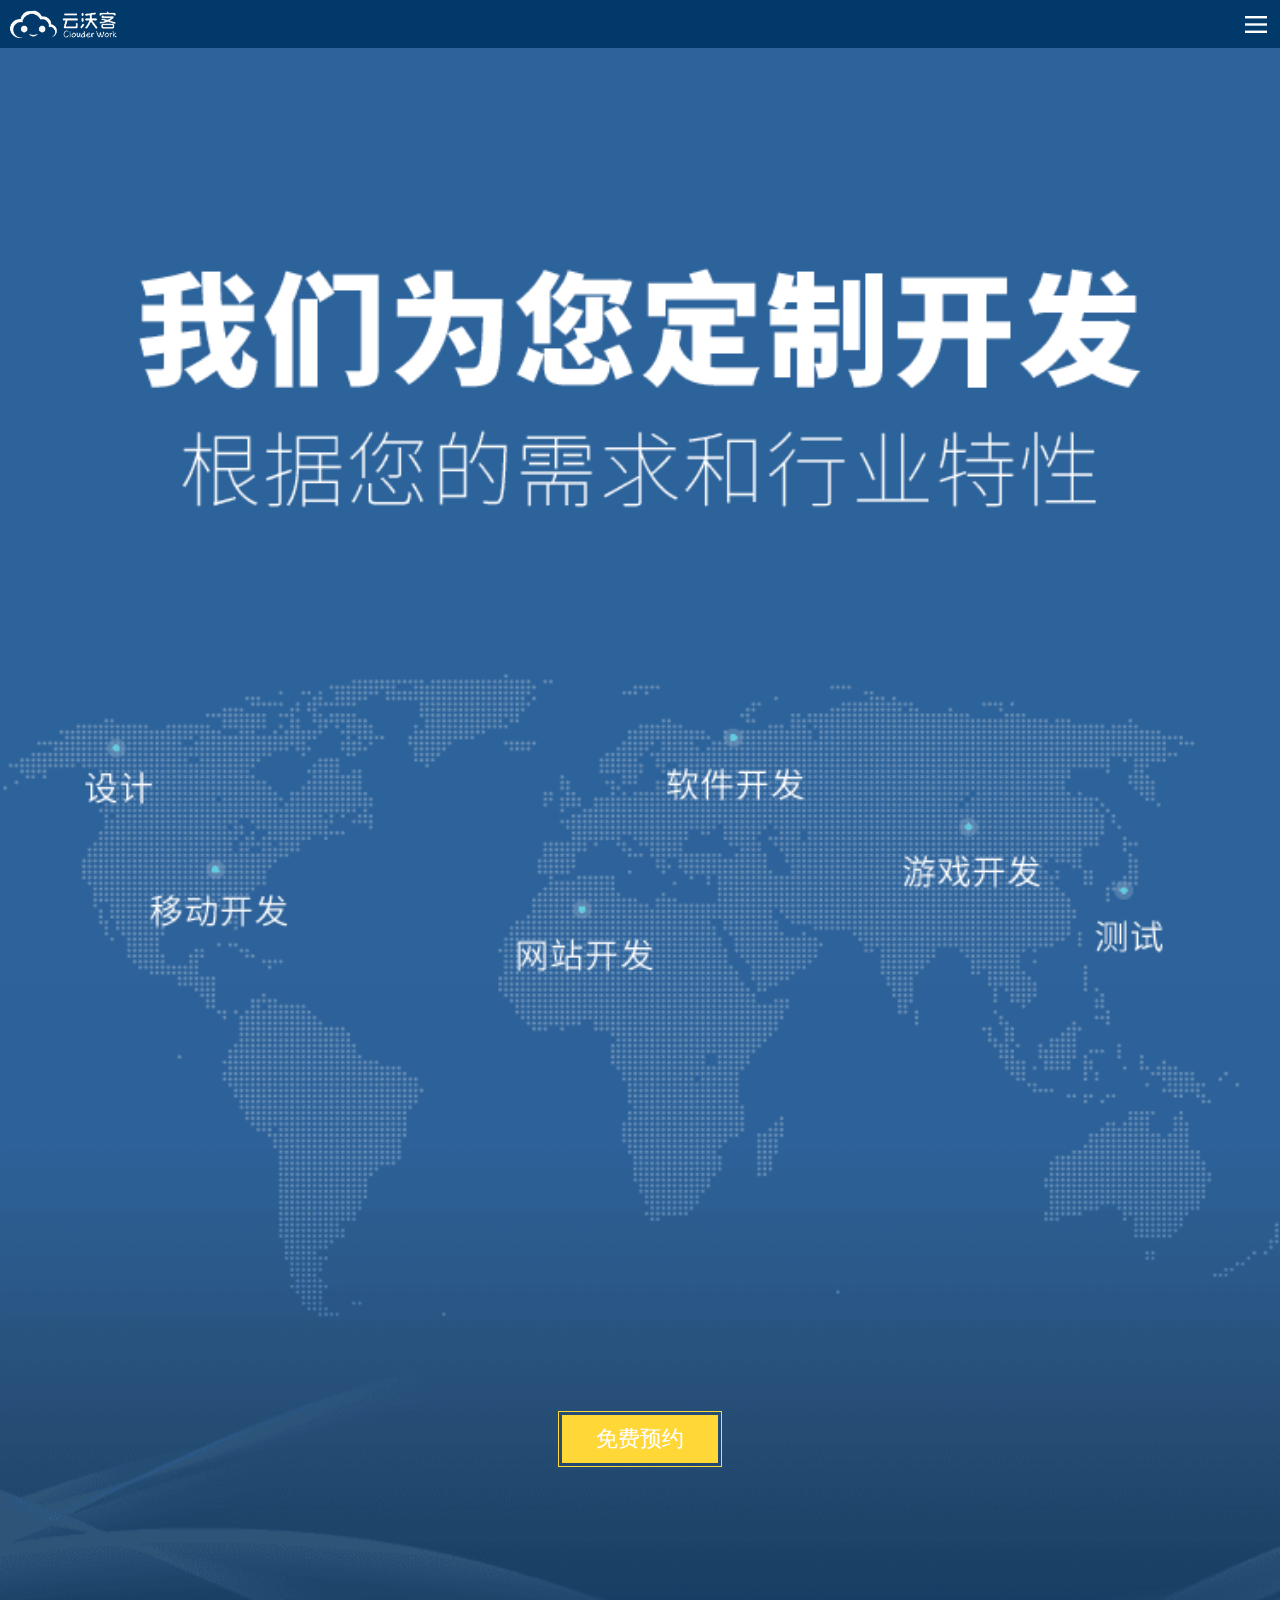
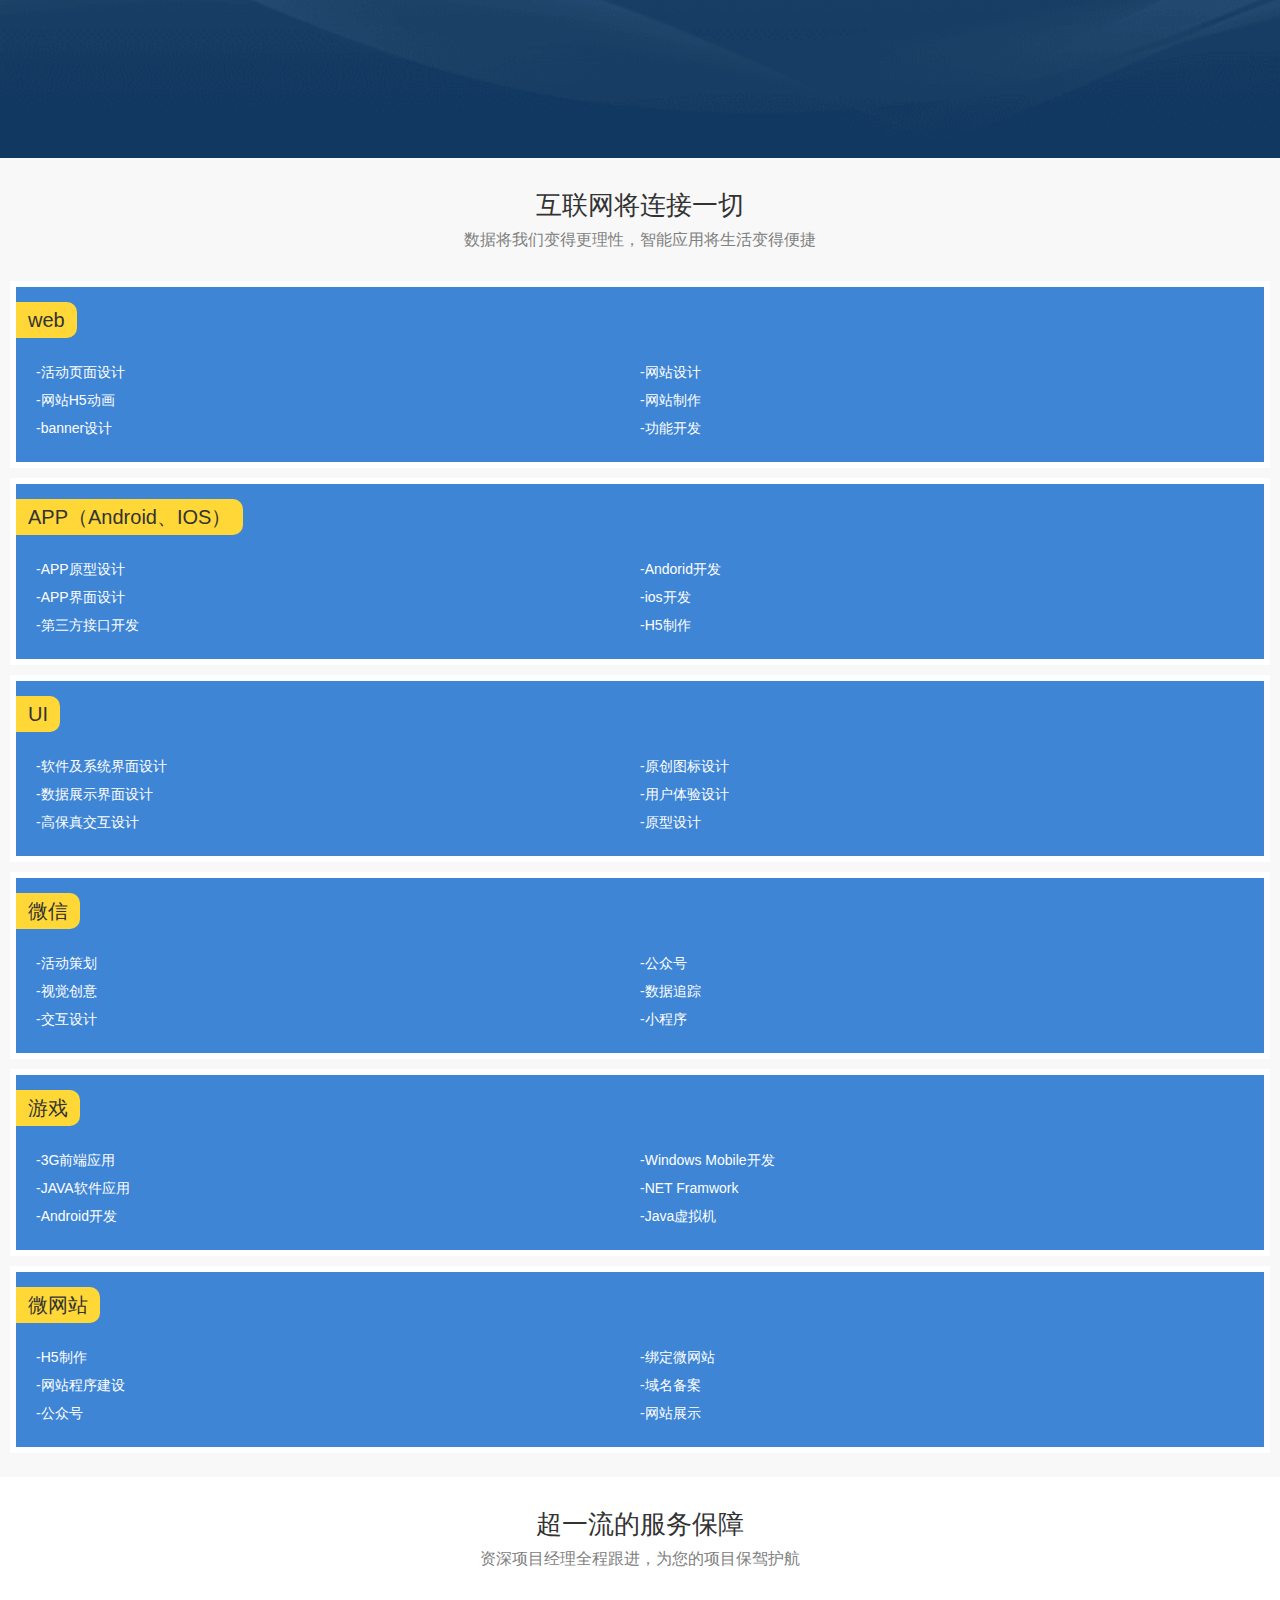
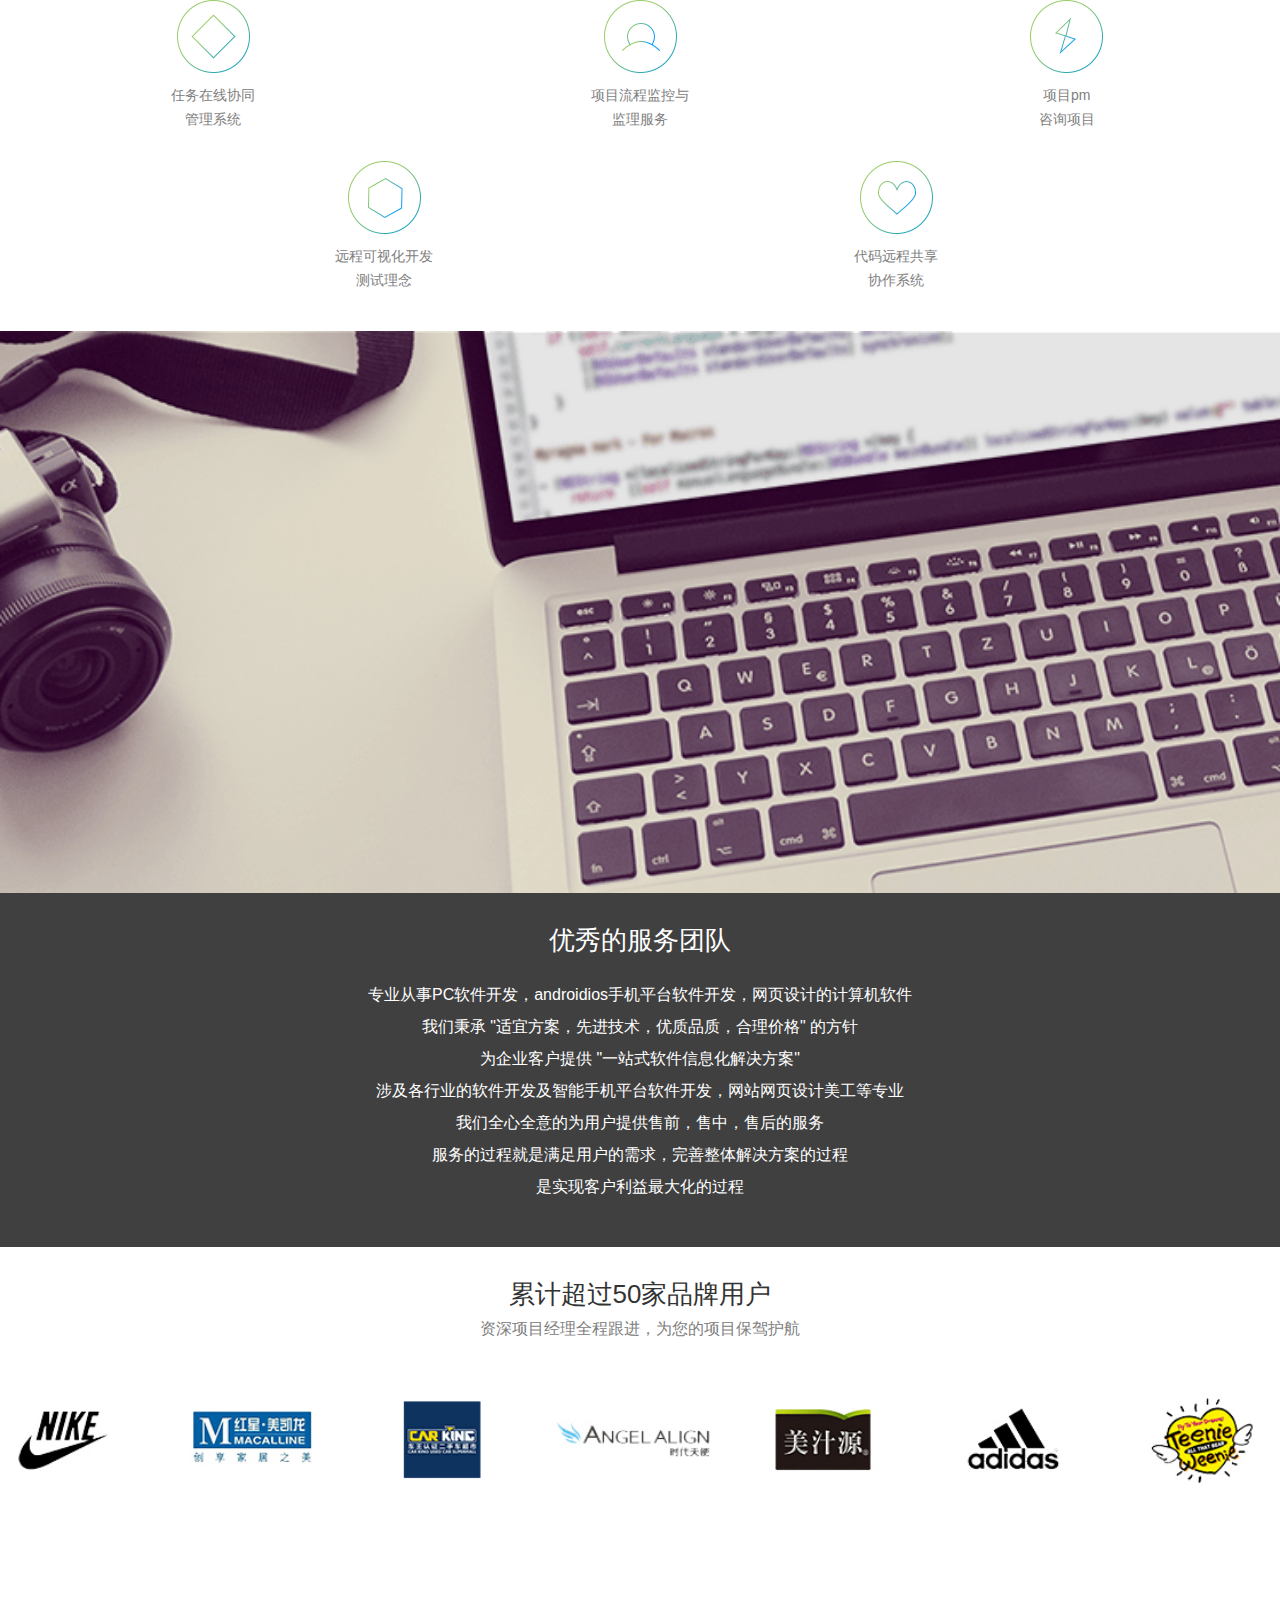
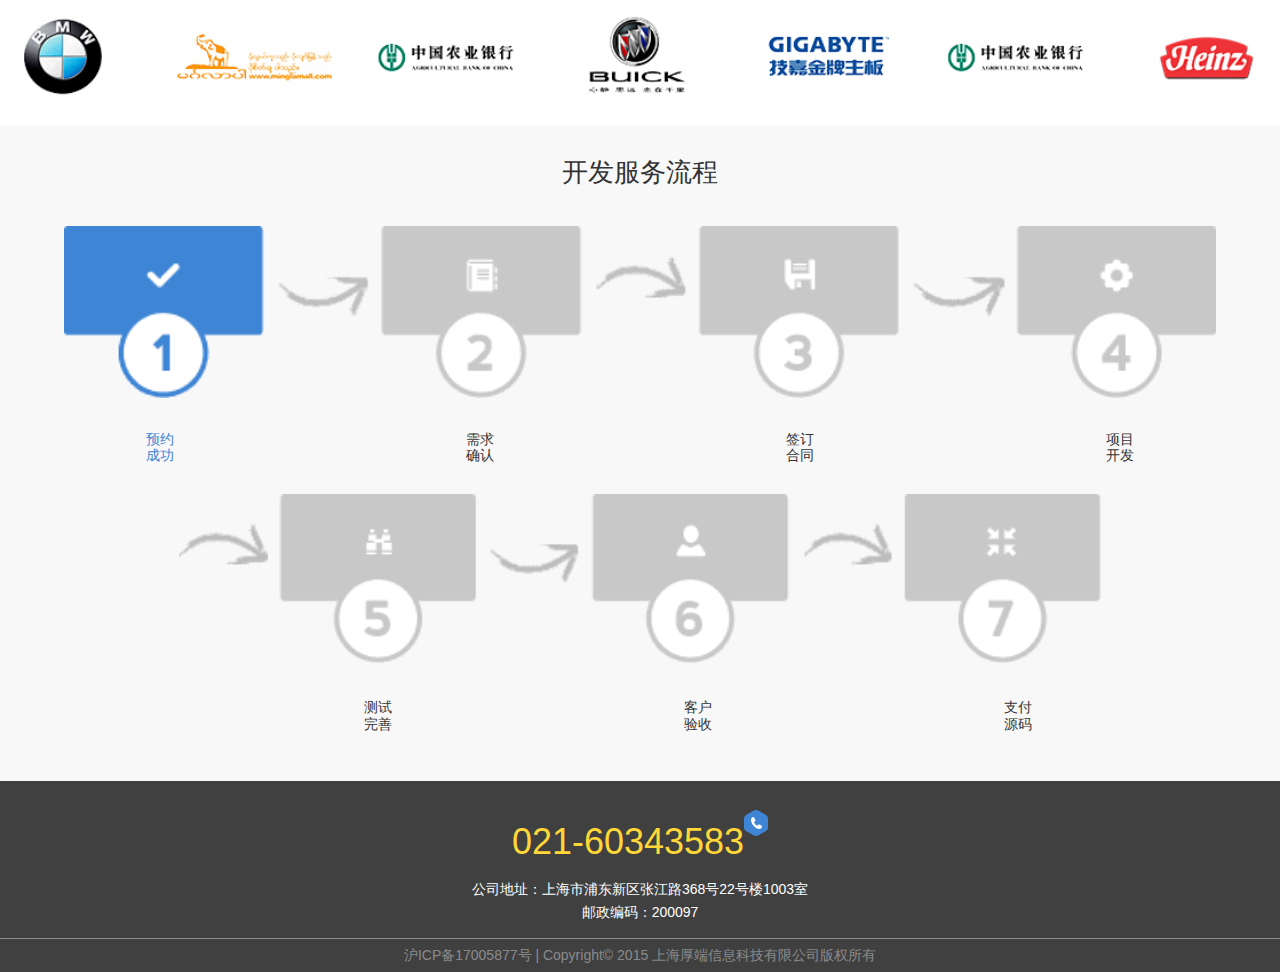
<file: src/main/resources/views/m_service.html>
<!DOCTYPE html>
<html>
<head>
    <meta charset="utf-8">
	<meta name="viewport" content="width=device-width, initial-scale=1.0, maximum-scale=1.0, user-scalable=no" />
	<meta name="apple-touch-fullscreen" content="yes">
	<meta name="apple-mobile-web-app-capable" content="yes" />
	<meta name="misapplication-tap-highlight" content="no" />
	<meta name="HandheldFriendly" content="true" />
	<meta content="telephone=no" name="format-detection" />
	<meta http-equiv="expires" content="0">
	<meta http-equiv="pragma" content="no-cache">
	<meta http-equiv="cache-control" content="no-cache">
    <title>云沃客</title>
<script src="https://hm.baidu.com/hm.js?4521e064cb11bf19250b154e9dd30cf9"></script>
    <link href="css/webapp.css" rel="stylesheet" type="text/css" />
</head>
<body>
	<header class="m_header">
		<a href="mobile" class="logo"></a>
		<span class="menu" id="menu"></span>
	</header>
	<p style="height: 48px;"></p>
	<div class="banner">
		<img src="img/bg04.png" width="100%" />
		<a href="yuyue" class="yuyue">
			<i>免费预约</i>
		</a>
	</div>
	<div class="m_itembox bg1">
		<h2>互联网将连接一切</h2>
		<p class="desc">数据将我们变得更理性，智能应用将生活变得便捷</p>
		<div class="m_list6">
			<dl>
				<dt>web</dt>
				<dd>
					<span>-活动页面设计</span>
					<span>-网站设计</span>
					<span>-网站H5动画</span>
					<span>-网站制作</span>
					<span>-banner设计</span>
					<span>-功能开发</span>
				</dd>
			</dl>
			<dl>
				<dt>APP（Android、IOS）</dt>
				<dd>
					<span>-APP原型设计</span>
					<span>-Andorid开发</span>
					<span>-APP界面设计</span>
					<span>-ios开发</span>
					<span>-第三方接口开发</span>
					<span>-H5制作</span>
				</dd>
			</dl>
			<dl>
				<dt>UI</dt>
				<dd>
					<span>-软件及系统界面设计</span>
					<span>-原创图标设计</span>
					<span>-数据展示界面设计</span>
					<span>-用户体验设计</span>
					<span>-高保真交互设计</span>
					<span>-原型设计</span>
				</dd>
			</dl>
			<dl>
				<dt>微信</dt>
				<dd>
					<span>-活动策划</span>
					<span>-公众号</span>
					<span>-视觉创意</span>
					<span>-数据追踪</span>
					<span>-交互设计</span>
					<span>-小程序</span>
				</dd>
			</dl>
			<dl>
				<dt>游戏</dt>
				<dd>
					<span>-3G前端应用</span>
					<span>-Windows Mobile开发</span>
					<span>-JAVA软件应用</span>
					<span>-NET Framwork</span>
					<span>-Android开发</span>
					<span>-Java虚拟机</span>
				</dd>
			</dl>
			<dl>
				<dt>微网站</dt>
				<dd>
					<span>-H5制作</span>
					<span>-绑定微网站</span>
					<span>-网站程序建设</span>
					<span>-域名备案</span>
					<span>-公众号</span>
					<span>-网站展示</span>
				</dd>
			</dl>
		</div>
	</div>
	<div class="m_itembox">
		<h2>超一流的服务保障</h2>
		<p class="desc">资深项目经理全程跟进，为您的项目保驾护航</p>
		<div class="m_list7">
			<ul class="u1">
				<li><img src="img/m_9.png" width="73" />任务在线协同<br>管理系统</li>
				<li><img src="img/m_10.png" width="73" />项目流程监控与<br>监理服务</li>
				<li><img src="img/m_11.png" width="73" />项目pm<br>咨询项目</li>
			</ul>
			<ul class="u2">
				<li><img src="img/m_12.png" width="73" />远程可视化开发<br>测试理念</li>
				<li><img src="img/m_13.png" width="73" />代码远程共享<br>协作系统</li>
			</ul>
		</div>
	</div>
	<img src="img/bg05.png" width="100%" />
	<div class="m_itembox bg2">
		<h2>优秀的服务团队</h2>
		<div class="m_cont1">
			<p>专业从事PC软件开发，androidios手机平台软件开发，网页设计的计算机软件</p>
			<p>我们秉承 "适宜方案，先进技术，优质品质，合理价格" 的方针</p>
			<p>为企业客户提供 "一站式软件信息化解决方案" </p>
			<p>涉及各行业的软件开发及智能手机平台软件开发，网站网页设计美工等专业</p>
			<p>我们全心全意的为用户提供售前，售中，售后的服务</p>
			<p>服务的过程就是满足用户的需求，完善整体解决方案的过程</p>
			<p>是实现客户利益最大化的过程</p>
		</div>
	</div>
	<div class="m_itembox">
		<h2>累计超过50家品牌用户</h2>
		<p class="desc">资深项目经理全程跟进，为您的项目保驾护航</p>
		<img src="img/links.jpg" width="100%" class="links" />
	</div>
	<div class="m_itembox bg1">
		<h2>开发服务流程</h2>
		<div class="m_list8">
			<ul class="s1 clearfix">
				<li class="current">预约<br>成功</li>
				<li>需求<br>确认</li>
				<li>签订<br>合同</li>
				<li>项目<br>开发</li>
			</ul>
			<ul class="s2 clearfix">
				<li style="width: 17%;"></li>
				<li>测试<br>完善</li>
				<li>客户<br>验收</li>
				<li>支付<br>源码</li>
			</ul>
		</div>
	</div>
	<div class="m_footer">
		<p class="tel">021-60343583</p>
		<p class="address">公司地址：上海市浦东新区张江路368号22号楼1003室</p>
		<p>邮政编码：200097</p>
		<p class="copyright">沪ICP备17005877号  |  Copyright© 2015 上海厚端信息科技有限公司版权所有</p>
	</div>
	<div class="m_menu">
		<a href="mobile">首页</a>
		<a href="m_ue">交互</a>
		<a href="m_service" class="current">服务</a>
		<a href="m_case">案例</a>
		<a href="m_about">关于</a>
	</div>
	<script src="js/zepto.js"></script>
	<script src="js/webapp.js"></script>
</body>
</html>
</file>
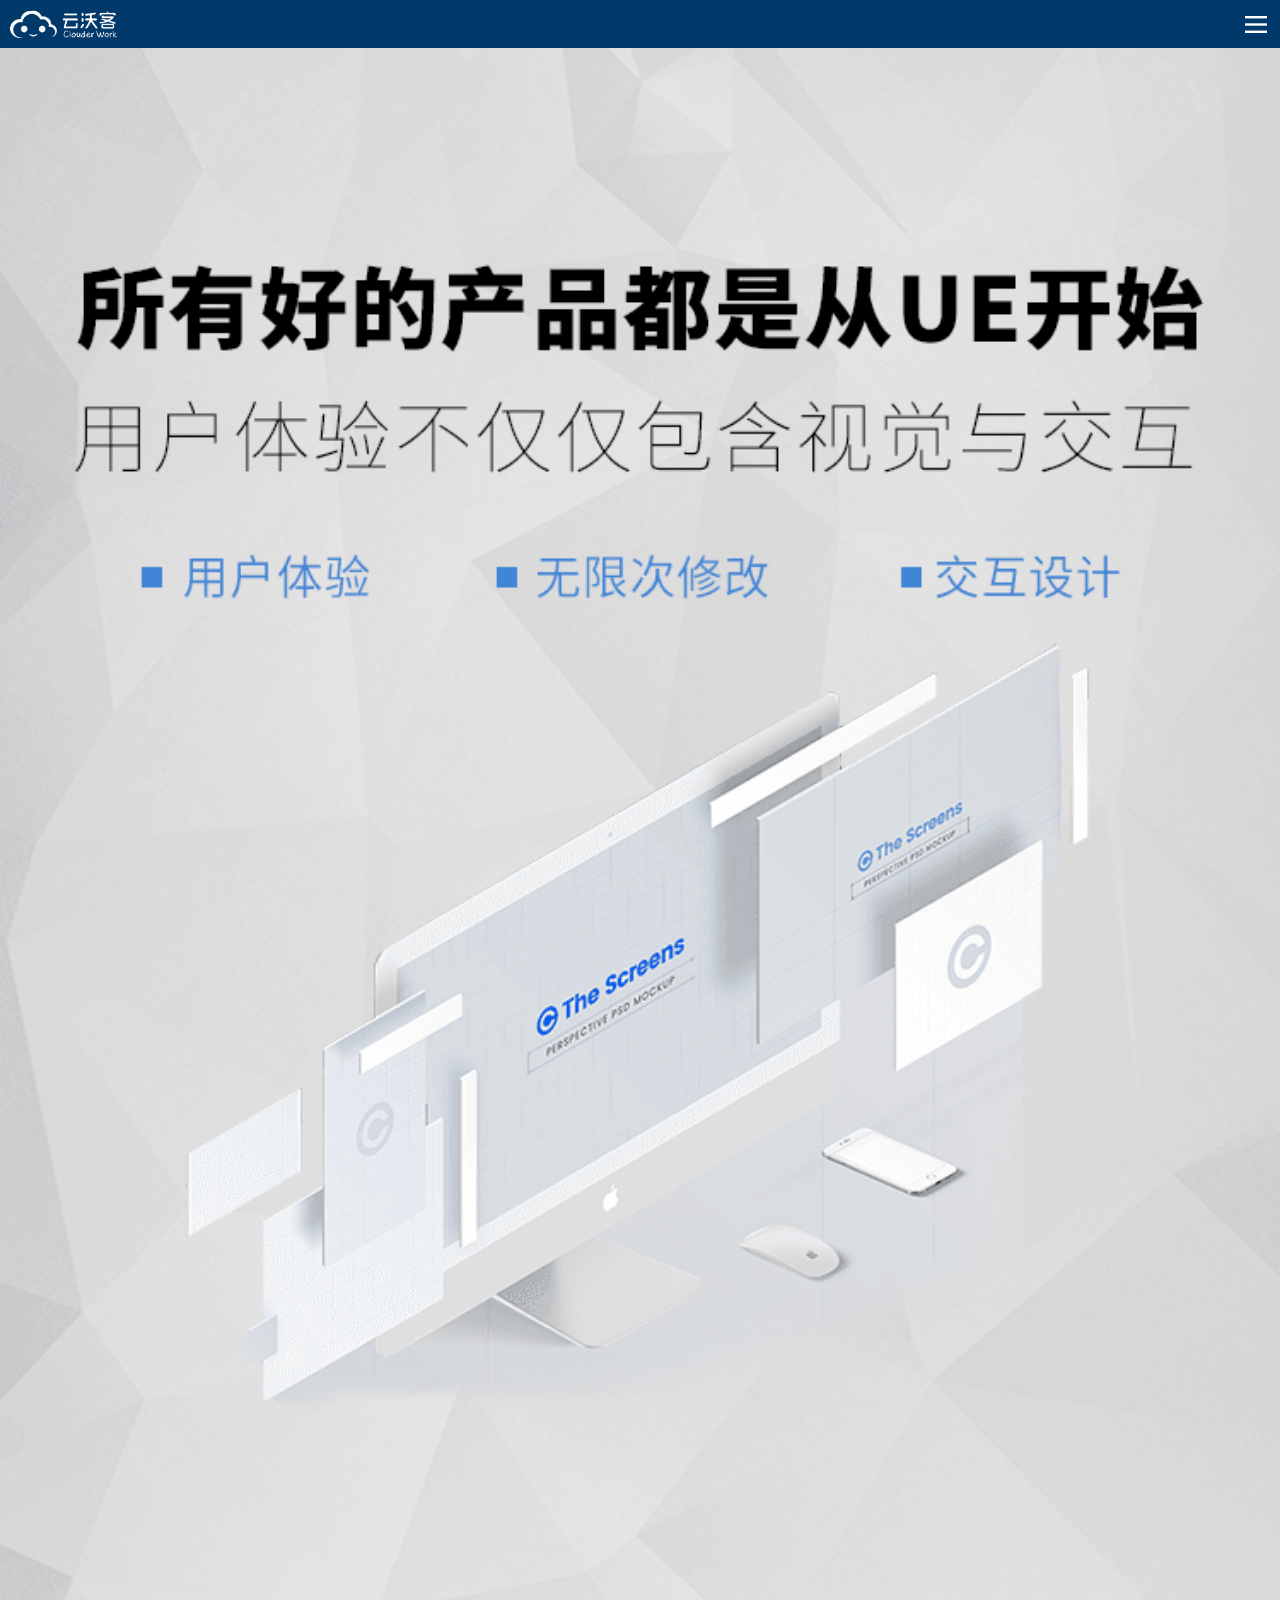
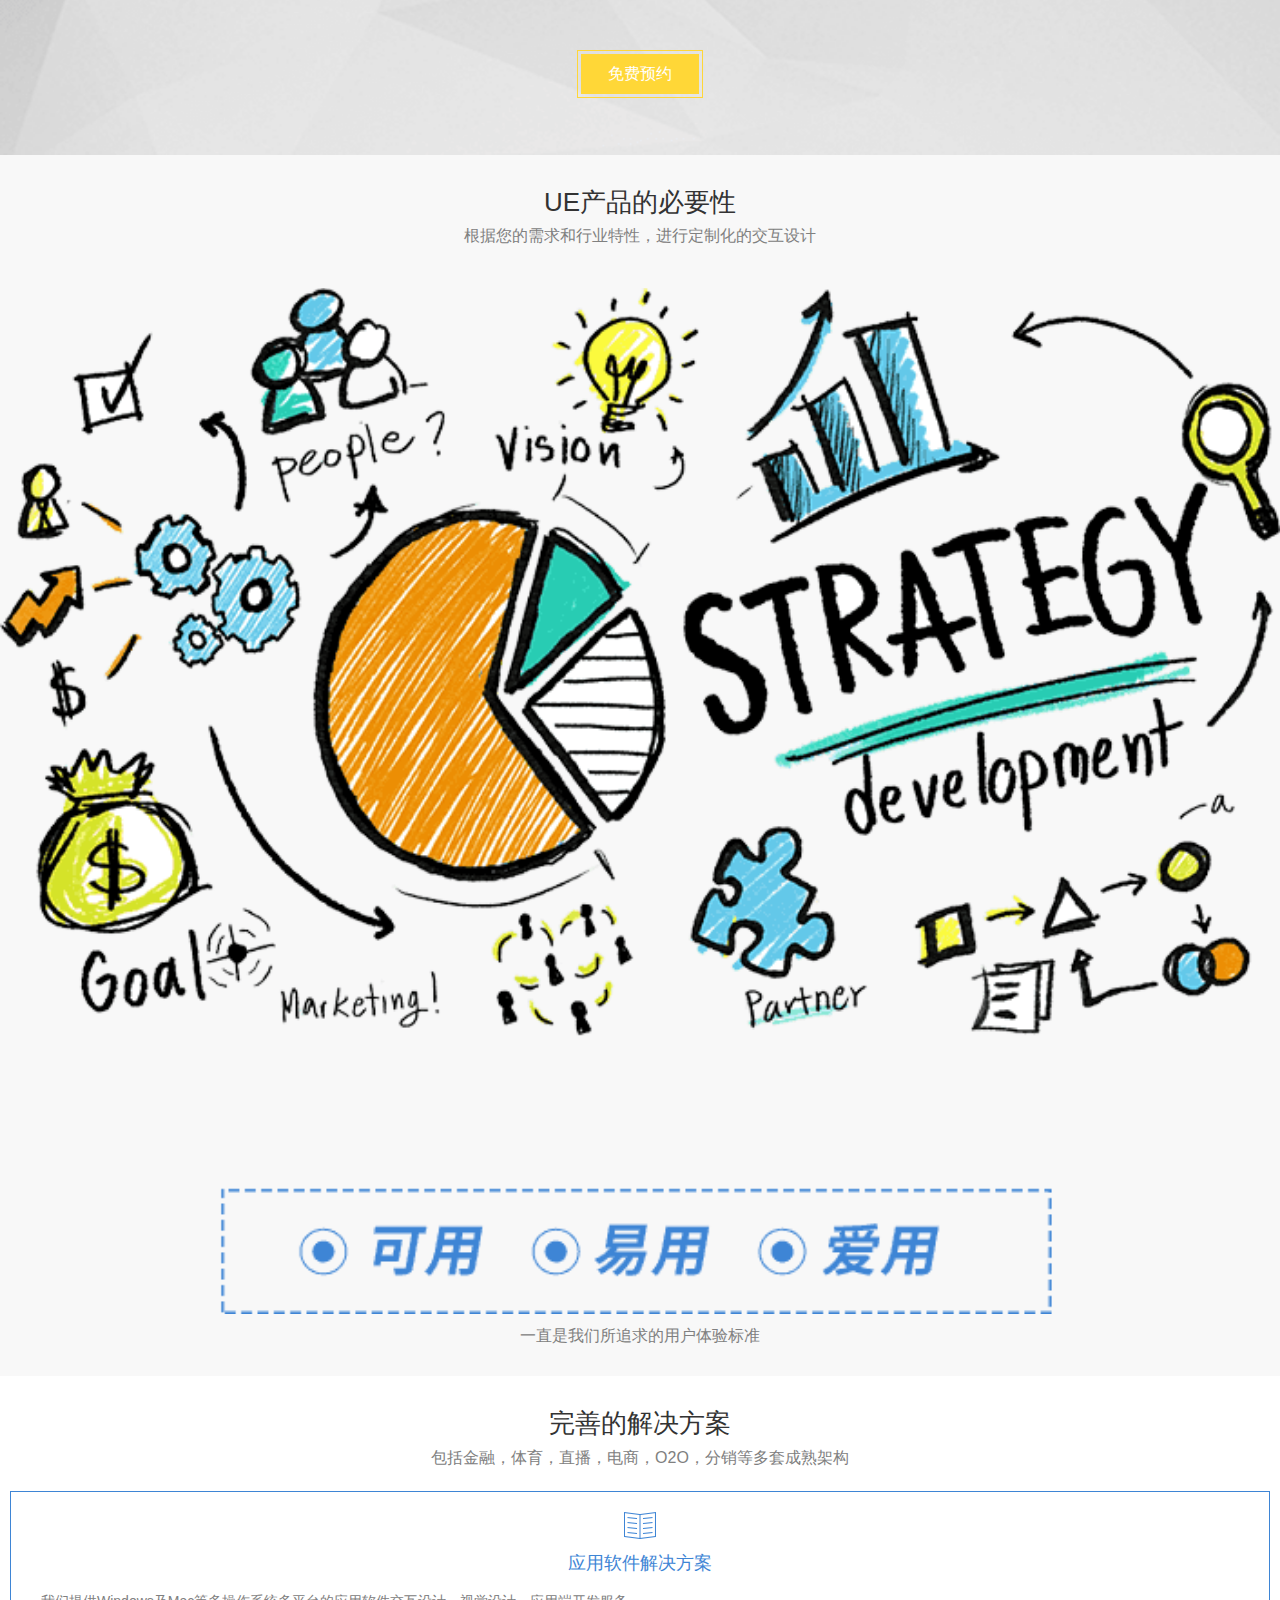
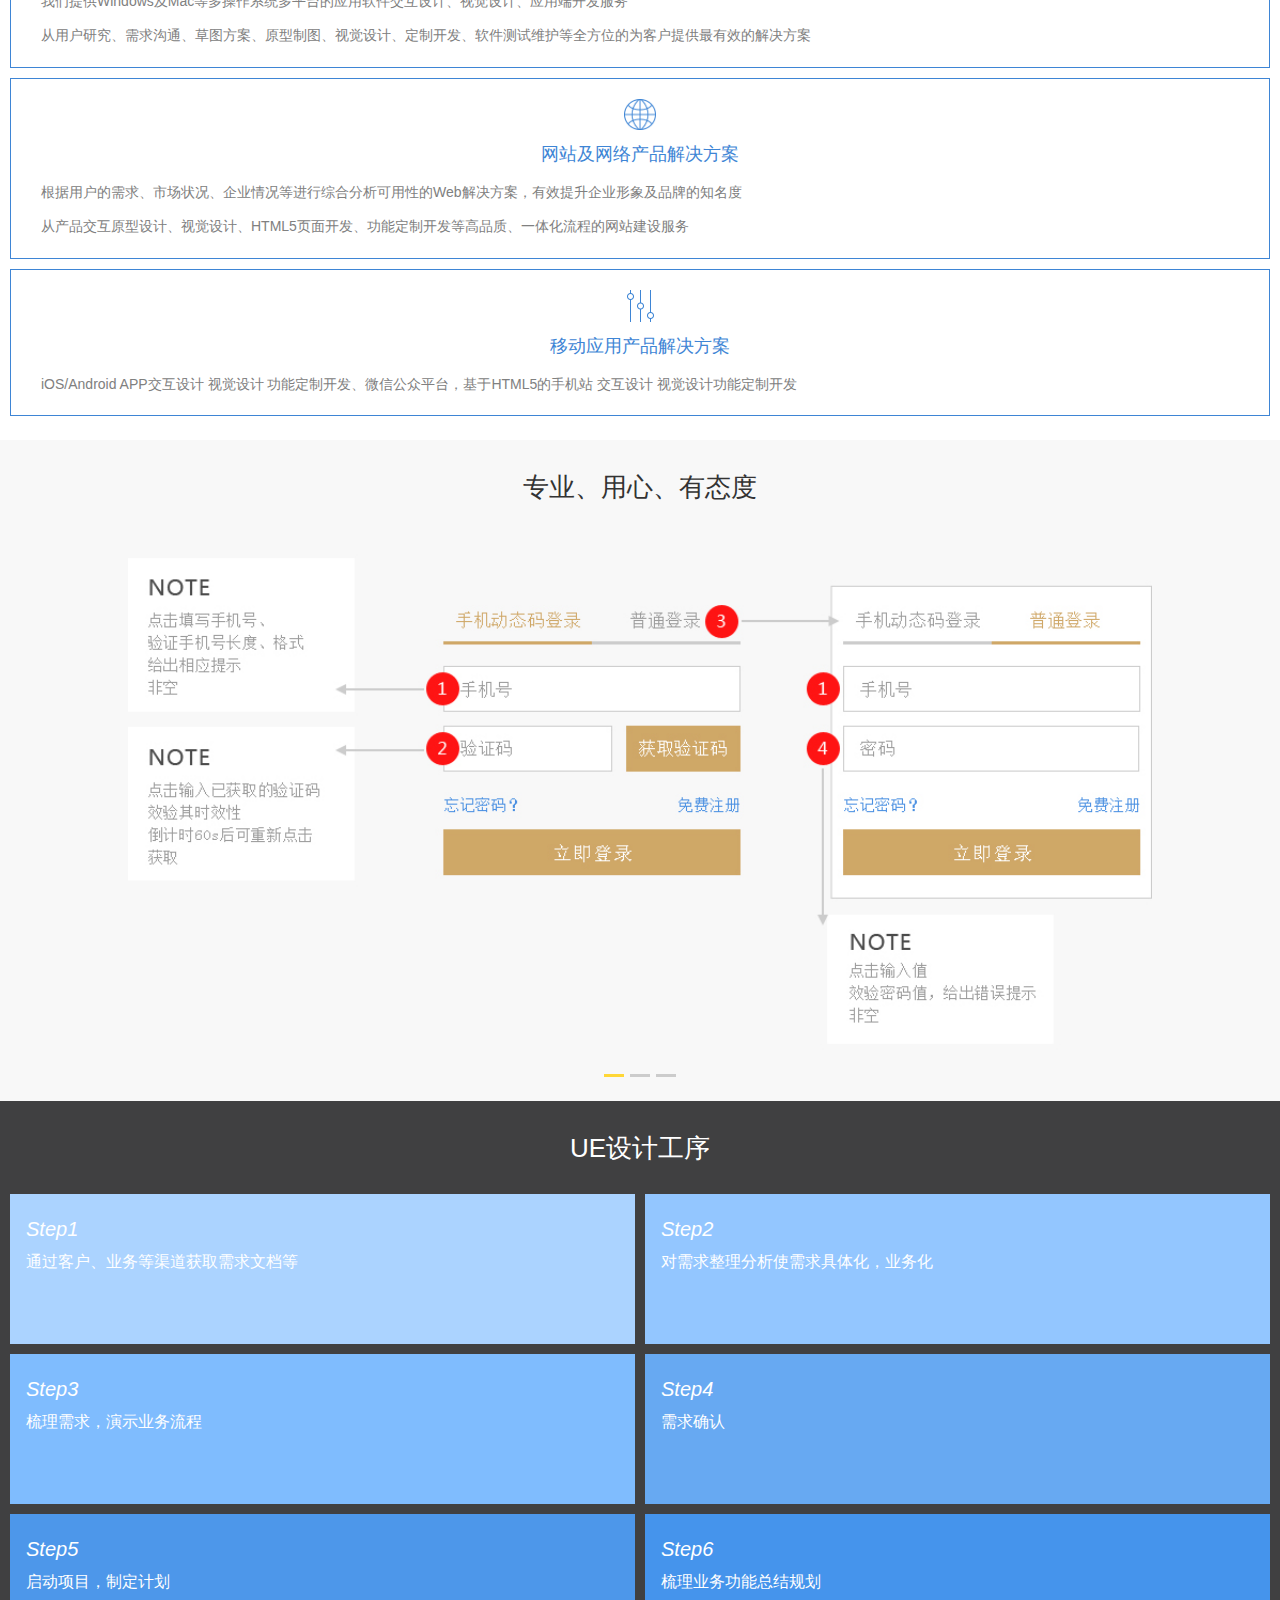
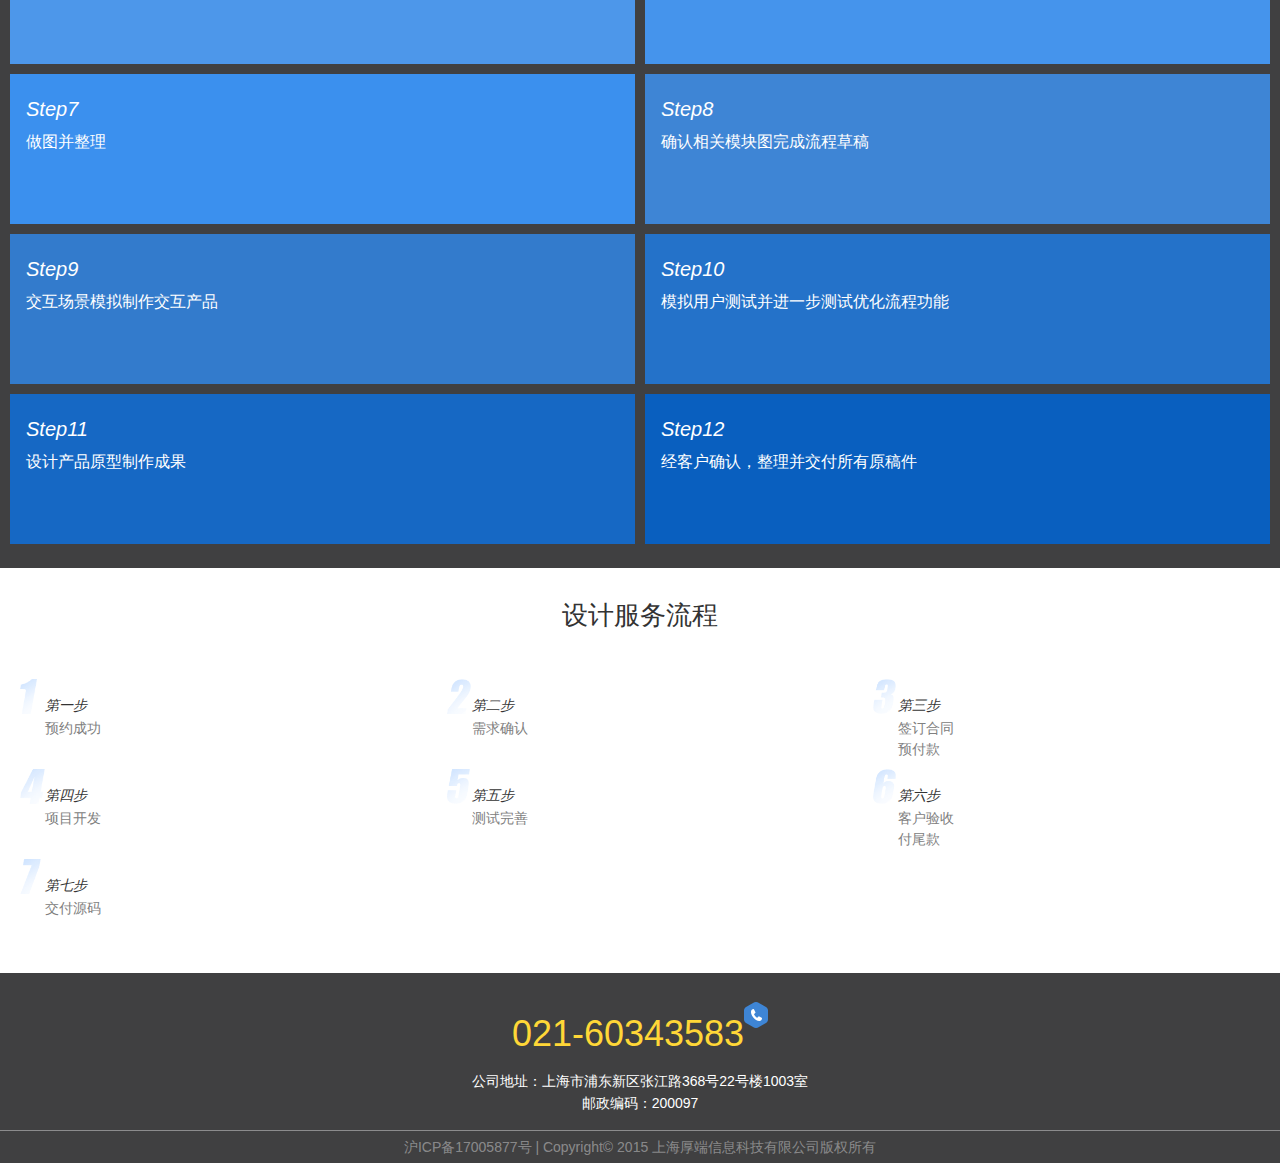
<file: src/main/resources/views/m_ue.html>
<!DOCTYPE html>
<html>
<head>
    <meta charset="utf-8">
	<meta name="viewport" content="width=device-width, initial-scale=1.0, maximum-scale=1.0, user-scalable=no" />
	<meta name="apple-touch-fullscreen" content="yes">
	<meta name="apple-mobile-web-app-capable" content="yes" />
	<meta name="misapplication-tap-highlight" content="no" />
	<meta name="HandheldFriendly" content="true" />
	<meta content="telephone=no" name="format-detection" />
	<meta http-equiv="expires" content="0">
	<meta http-equiv="pragma" content="no-cache">
	<meta http-equiv="cache-control" content="no-cache">
    <title>云沃客</title>
<script src="https://hm.baidu.com/hm.js?4521e064cb11bf19250b154e9dd30cf9"></script>
    <link href="css/webapp.css" rel="stylesheet" type="text/css" />
    <link href="css/swiper.min.css" rel="stylesheet" type="text/css" />
    <style>
    	.float-pagination .swiper-pagination-bullet { background-color: #ccc;}
    	.float-pagination .swiper-pagination-bullet-active { background-color: #ffd737;}
    </style>
</head>
<body>
	<header class="m_header">
		<a href="mobile" class="logo"></a>
		<span class="menu" id="menu"></span>
	</header>
	<p style="height: 48px;"></p>
	<div class="banner">
		<img src="img/m_4.png" width="100%" />
		<a href="yuyue" class="m_yuyue">
			<i>免费预约</i>
		</a>
	</div>
	<div class="m_itembox bg1">
		<h2>UE产品的必要性</h2>
		<p class="desc">根据您的需求和行业特性，进行定制化的交互设计</p>
		<img src="img/m_5.png" width="100%" style="margin-top: 40px;" />
		<p class="text">一直是我们所追求的用户体验标准</p>
	</div>
	<div class="m_itembox">
		<h2>完善的解决方案</h2>
		<p class="desc">包括金融，体育，直播，电商，O2O，分销等多套成熟架构</p>
		<div class="m_list3">
			<dl>
				<dt>
					<img src="img/i_05.png" width="32" />
				</dt>
				<dd>
					<h3>应用软件解决方案</h3>
					<p>我们提供Windows及Mac等多操作系统多平台的应用软件交互设计、视觉设计、应用端开发服务</p>
					<p>从用户研究、需求沟通、草图方案、原型制图、视觉设计、定制开发、软件测试维护等全方位的为客户提供最有效的解决方案</p>
				</dd>
			</dl>
			<dl>
				<dt>
					<img src="img/i_06.png" width="32" />
				</dt>
				<dd>
					<h3>网站及网络产品解决方案</h3>
					<p>根据用户的需求、市场状况、企业情况等进行综合分析可用性的Web解决方案，有效提升企业形象及品牌的知名度</p>
					<p>从产品交互原型设计、视觉设计、HTML5页面开发、功能定制开发等高品质、一体化流程的网站建设服务</p>
				</dd>
			</dl>
			<dl class="last">
				<dt>
					<img src="img/i_07.png" width="27" />
				</dt>
				<dd>
					<h3>移动应用产品解决方案</h3>
					<p>iOS/Android APP交互设计 视觉设计 功能定制开发、微信公众平台，基于HTML5的手机站 交互设计 视觉设计功能定制开发</p>
				</dd>
			</dl>
		</div>
	</div>
	<div class="m_itembox bg1">
		<h2>专业、用心、有态度</h2>
		<div class="flash swiper-container" id="flash">
			<article class="swiper-wrapper">
		        <figure class="swiper-slide">
		            <img src="img/ue-m4-pic1_03.jpg" width="80%" />
		        </figure>
		        <figure class="swiper-slide">
		            <img src="img/ue-m4-pic2_03.jpg" width="80%" />
		        </figure>
		        <figure class="swiper-slide">
		            <img src="img/ue-m4-pic3_03.jpg" width="80%" />
		        </figure>
		    </article>
		    <nav class="swiper-pagination float-pagination" style="padding-bottom: 0;" id="flash-pagination"></nav>
		</div>
	</div>
	<div class="m_itembox bg2">
		<h2>UE设计工序</h2>
		<div class="m_list4">
			<dl style="background-color: #abd3ff;">
				<dt>Step1</dt>
				<dd>通过客户、业务等渠道获取需求文档等</dd>
			</dl>
			<dl style="background-color: #93c6ff;">
				<dt>Step2</dt>
				<dd>对需求整理分析使需求具体化，业务化</dd>
			</dl>
			<dl style="background-color: #7fbcfe;">
				<dt>Step3</dt>
				<dd>梳理需求，演示业务流程</dd>
			</dl>
			<dl style="background-color: #67a9f2;">
				<dt>Step4</dt>
				<dd>需求确认</dd>
			</dl>
			<dl style="background-color: #4d97ea;">
				<dt>Step5</dt>
				<dd>启动项目，制定计划</dd>
			</dl>
			<dl style="background-color: #4594ec;">
				<dt>Step6</dt>
				<dd>梳理业务功能总结规划</dd>
			</dl>
			<dl style="background-color: #3b90ee;">
				<dt>Step7</dt>
				<dd>做图并整理</dd>
			</dl>
			<dl style="background-color: #3e85d5;">
				<dt>Step8</dt>
				<dd>确认相关模块图完成流程草稿</dd>
			</dl>
			<dl style="background-color: #337bcc;">
				<dt>Step9</dt>
				<dd>交互场景模拟制作交互产品</dd>
			</dl>
			<dl style="background-color: #2472c9;">
				<dt>Step10</dt>
				<dd>模拟用户测试并进一步测试优化流程功能</dd>
			</dl>
			<dl style="background-color: #1668c4;">
				<dt>Step11</dt>
				<dd>设计产品原型制作成果</dd>
			</dl>
			<dl style="background-color: #095fbf;">
				<dt>Step12</dt>
				<dd>经客户确认，整理并交付所有原稿件</dd>
			</dl>
		</div>
	</div>
	<div class="m_itembox">
		<h2>设计服务流程</h2>
		<div class="m_list5">
			<dl style="background-image: url('img/num1.png');">
				<dt>第一步</dt>
				<dd>预约成功</dd>
			</dl>
			<dl style="background-image: url('img/num2.png');">
				<dt>第二步</dt>
				<dd>需求确认</dd>
			</dl>
			<dl style="background-image: url('img/num3.png');">
				<dt>第三步</dt>
				<dd>签订合同<br>预付款</dd>
			</dl>
			<dl style="background-image: url('img/num4.png');">
				<dt>第四步</dt>
				<dd>项目开发</dd>
			</dl>
			<dl style="background-image: url('img/num5.png');">
				<dt>第五步</dt>
				<dd>测试完善</dd>
			</dl>
			<dl style="background-image: url('img/num6.png');">
				<dt>第六步</dt>
				<dd>客户验收<br>付尾款</dd>
			</dl>
			<dl style="background-image: url('img/num7.png');">
				<dt>第七步</dt>
				<dd>交付源码</dd>
			</dl>
		</div>
	</div>
	<div class="m_footer">
		<p class="tel">021-60343583</p>
		<p class="address">公司地址：上海市浦东新区张江路368号22号楼1003室</p>
		<p>邮政编码：200097</p>
		<p class="copyright">沪ICP备17005877号  |  Copyright© 2015 上海厚端信息科技有限公司版权所有</p>
	</div>
	<div class="m_menu">
		<a href="mobile">首页</a>
		<a href="m_ue" class="current">交互</a>
		<a href="m_service">服务</a>
		<a href="m_case">案例</a>
		<a href="m_about">关于</a>
	</div>
	<script src="js/zepto.js"></script>
	<script src="js/webapp.js"></script>
	<script src="js/swiper.js"></script>
	<script>
		var flash = new Swiper('#flash', {
			pagination: '#flash-pagination',
			loop: true,
			autoplay: 5000,
			autoplayDisableOnInteraction: false
		})
	</script>
</body>
</html>
</file>
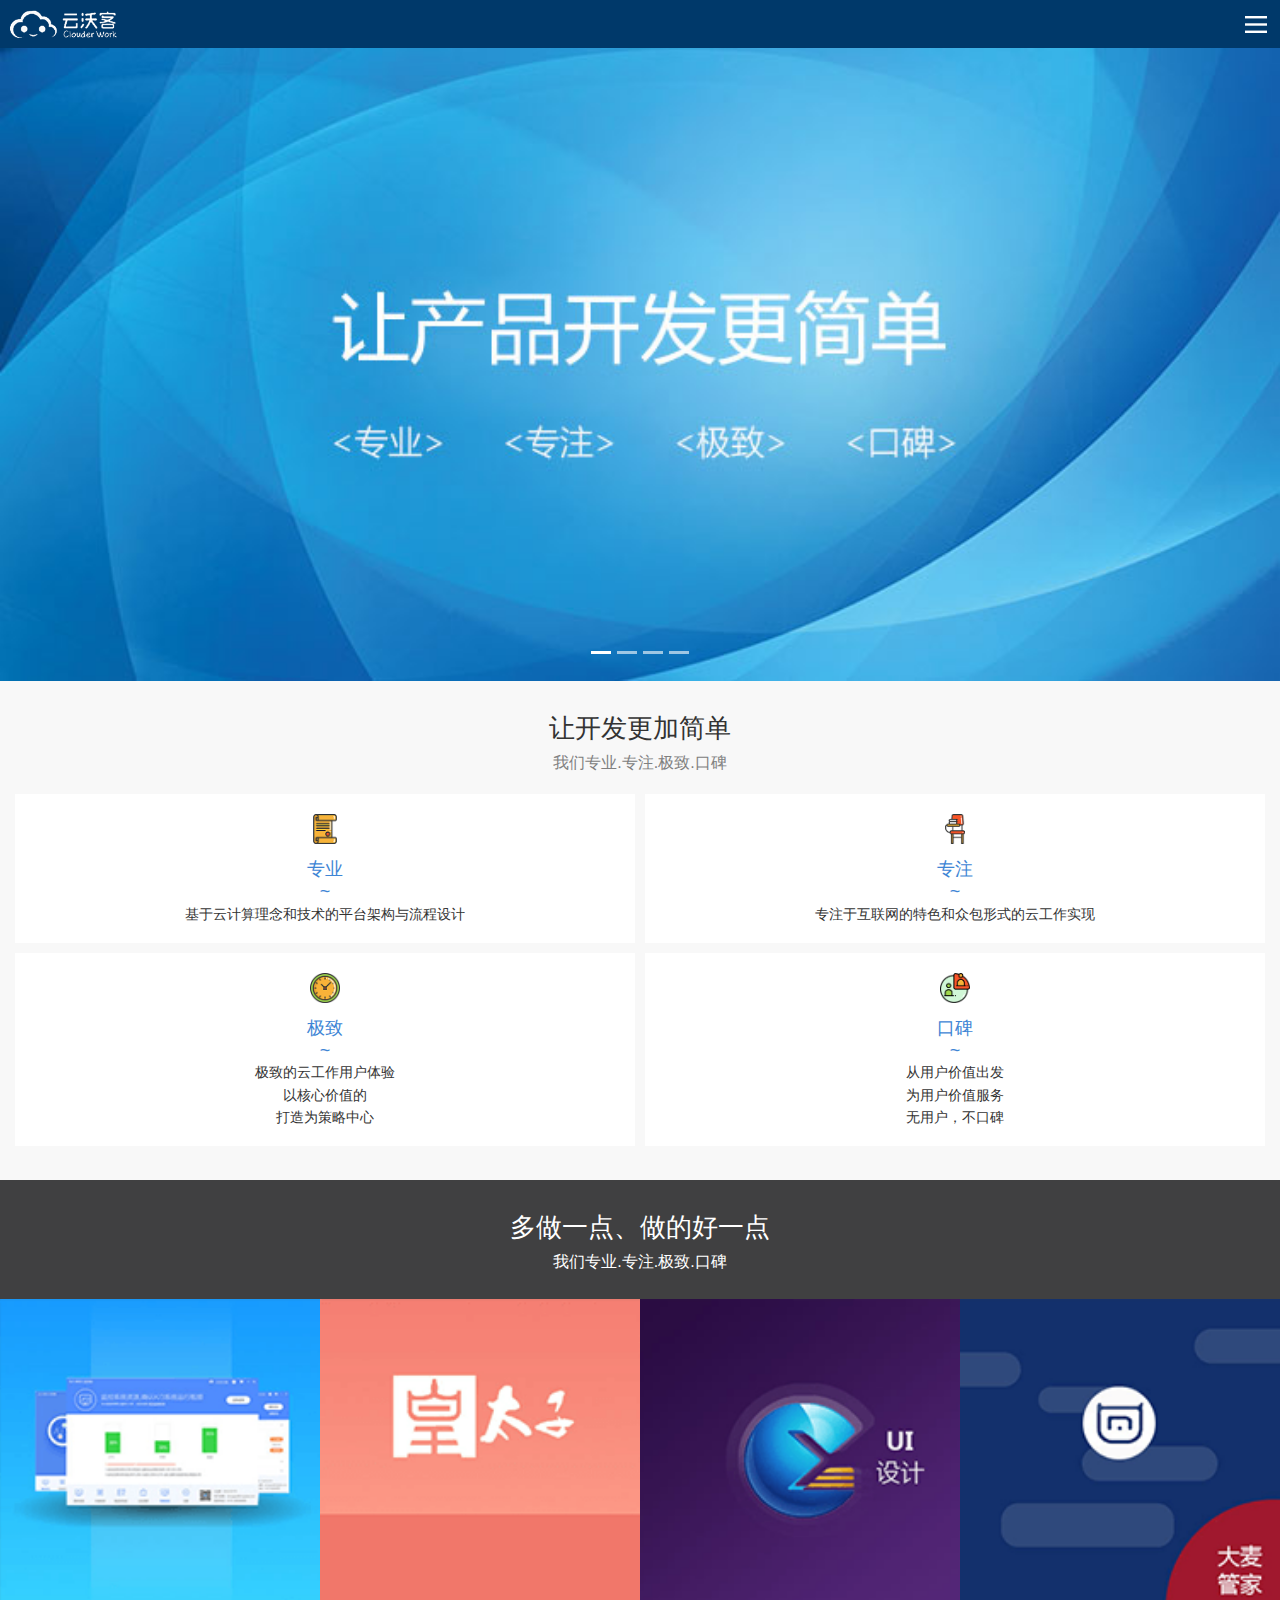
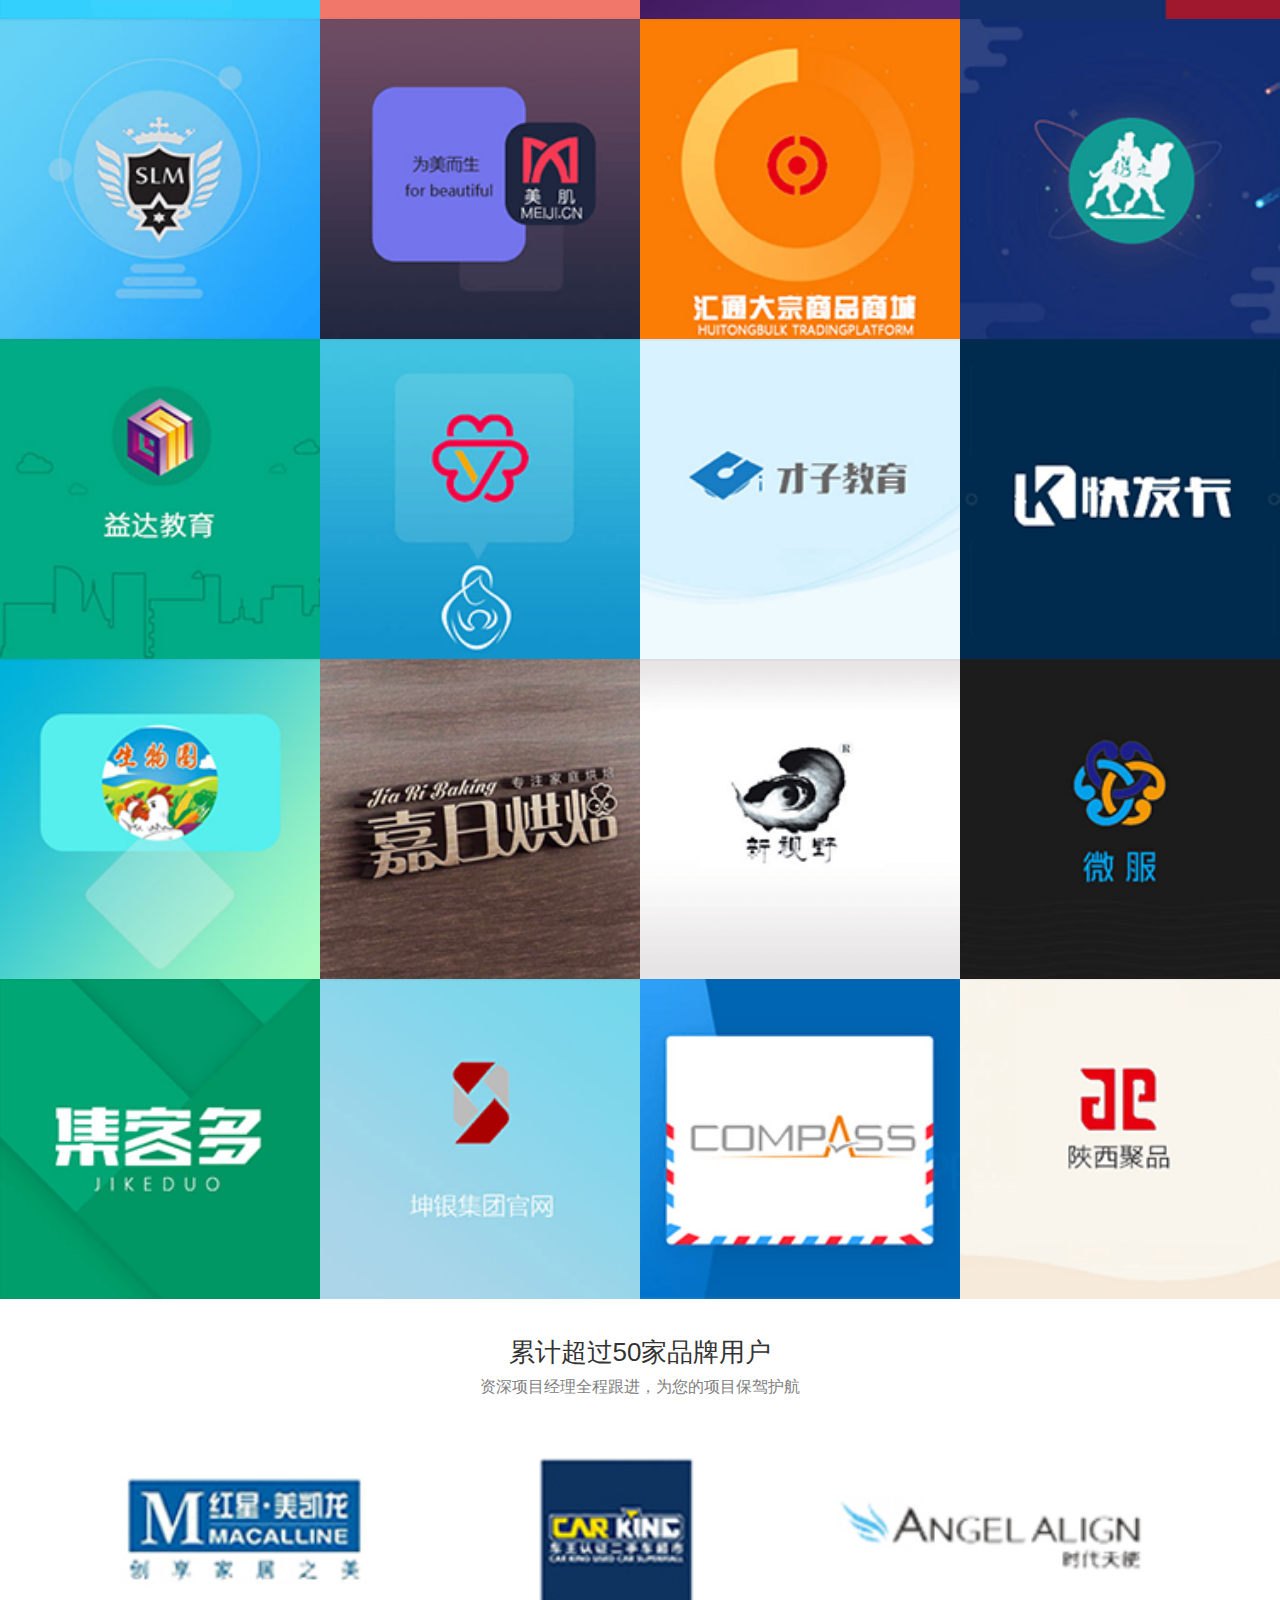
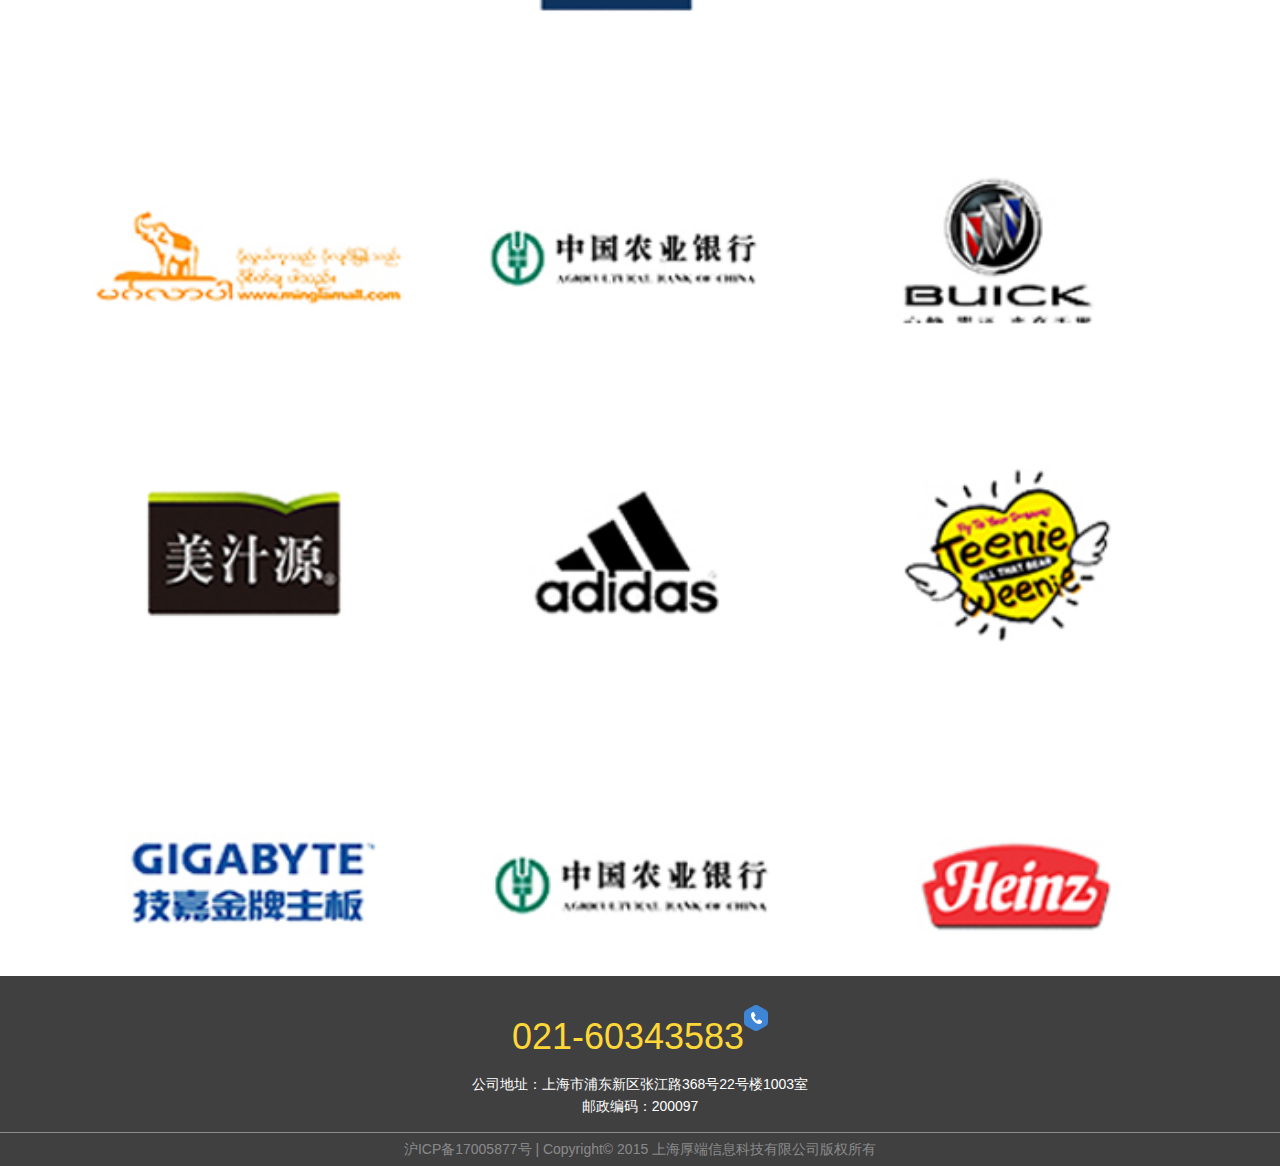
<file: src/main/resources/views/mobile.html>
<!DOCTYPE html>
<html>
<head>
    <meta charset="utf-8">
	<meta name="viewport" content="width=device-width, initial-scale=1.0, maximum-scale=1.0, user-scalable=no" />
	<meta name="apple-touch-fullscreen" content="yes">
	<meta name="apple-mobile-web-app-capable" content="yes" />
	<meta name="misapplication-tap-highlight" content="no" />
	<meta name="HandheldFriendly" content="true" />
	<meta content="telephone=no" name="format-detection" />
	<meta http-equiv="expires" content="0">
	<meta http-equiv="pragma" content="no-cache">
	<meta http-equiv="cache-control" content="no-cache">
    <title>云沃客</title>
    <link href="css/webapp.css" rel="stylesheet" type="text/css" />
    <link href="css/swiper.min.css" rel="stylesheet" type="text/css" />
</head>
<body>
	<header class="m_header">
		<a href="mobile" class="logo"></a>
		<span class="menu" id="menu"></span>
	</header>
	<p style="height: 48px;"></p>
	<div class="flash swiper-container" id="flash">
		<article class="swiper-wrapper">
	        <figure class="swiper-slide" onclick="location.href='yuyue.html'">
	            <img src="img/shouye1.jpg" width="100%" />
	        </figure>
	        <figure class="swiper-slide" onclick="location.href='yuyue.html'">
	            <img src="img/shouye2.jpg" width="100%" />
	        </figure>
	        <figure class="swiper-slide" onclick="location.href='yuyue.html'">
	            <img src="img/shouye3.jpg" width="100%" />
	        </figure>
	        <figure class="swiper-slide" onclick="location.href='yuyue.html'">
	            <img src="img/shouye4.jpg" width="100%" />
	        </figure>
	    </article>
	    <!--<a href="yuyue.html" class="m_yuyue">
			<i>免费预约</i>
		</a>-->
	    <nav class="swiper-pagination float-pagination" id="flash-pagination"></nav>
	</div>
	<div class="m_itembox bg1">
		<h2>让开发更加简单</h2>
		<p class="desc">我们专业.专注.极致.口碑</p>
		<div class="m_list1 clearfix">
			<dl>
				<dt>
					<img src="img/i_01.png" height="30" />
				</dt>
				<dd>
					<h3>专业<br>~</h3>
					<p>基于云计算理念和技术的平台架构与流程设计</p>
				</dd>
			</dl>
			<dl>
				<dt>
					<img src="img/i_02.png" height="30" />
				</dt>
				<dd>
					<h3>专注<br>~</h3>
					<p>专注于互联网的特色和众包形式的云工作实现</p>
				</dd>
			</dl>
			<dl>
				<dt>
					<img src="img/i_03.png" height="30" />
				</dt>
				<dd>
					<h3>极致<br>~</h3>
					<p>极致的云工作用户体验<br>以核心价值的<br>打造为策略中心</p>
				</dd>
			</dl>
			<dl>
				<dt>
					<img src="img/i_04.png" height="30" />
				</dt>
				<dd>
					<h3>口碑<br>~</h3>
					<p>从用户价值出发<br>为用户价值服务<br>无用户，不口碑</p>
				</dd>
			</dl>
		</div>
	</div>
	<div class="m_itembox bg2" style="padding-bottom: 0;">
		<h2>多做一点、做的好一点</h2>
		<p class="desc">我们专业.专注.极致.口碑</p>
		<div class="m_list2">
			<ul class="clearfix">
				<li style="background-image: url('img/b_01.png');">
					<img src="img/blank.png" width="100%" />
					<div class="tip" style="background-image: url('img/b_01.png');"></div>
				</li>
				<li style="background-image: url('img/b_02.png');">
					<img src="img/blank.png" width="100%" />
					<div class="tip" style="background-image: url('img/b_02.png');"></div>
				</li>
				<li style="background-image: url('img/b_03.png');">
					<img src="img/blank.png" width="100%" />
					<div class="tip" style="background-image: url('img/b_03.png');"></div>
				</li>
				<li style="background-image: url('img/b_04.png');">
					<img src="img/blank.png" width="100%" />
					<div class="tip" style="background-image: url('img/b_04.png');"></div>
				</li>
				<li style="background-image: url('img/b_05.png');">
					<img src="img/blank.png" width="100%" />
					<div class="tip" style="background-image: url('img/b_05.png');"></div>
				</li>
				<li style="background-image: url('img/b_06.png');">
					<img src="img/blank.png" width="100%" />
					<div class="tip" style="background-image: url('img/b_06.png');"></div>
				</li>
				<li style="background-image: url('img/b_07.png');">
					<img src="img/blank.png" width="100%" />
					<div class="tip" style="background-image: url('img/b_07.png');"></div>
				</li>
				<li style="background-image: url('img/b_08.png');">
					<img src="img/blank.png" width="100%" />
					<div class="tip" style="background-image: url('img/b_08.png');"></div>
				</li>
				<li style="background-image: url('img/b_09.png');">
					<img src="img/blank.png" width="100%" />
					<div class="tip" style="background-image: url('img/b_09.png');"></div>
				</li>
				<li style="background-image: url('img/b_10.png');">
					<img src="img/blank.png" width="100%" />
					<div class="tip" style="background-image: url('img/b_10.png');"></div>
				</li>
				<li style="background-image: url('img/b_11.png');">
					<img src="img/blank.png" width="100%" />
					<div class="tip" style="background-image: url('img/b_11.png');"></div>
				</li>
				<li style="background-image: url('img/b_12.png');">
					<img src="img/blank.png" width="100%" />
					<div class="tip" style="background-image: url('img/b_12.png');"></div>
				</li>
				<li style="background-image: url('img/b_13.png');">
					<img src="img/blank.png" width="100%" />
					<div class="tip" style="background-image: url('img/b_13.png');"></div>
				</li>
				<li style="background-image: url('img/b_14.png');">
					<img src="img/blank.png" width="100%" />
					<div class="tip" style="background-image: url('img/b_14.png');"></div>
				</li>
				<li style="background-image: url('img/b_15.png');">
					<img src="img/blank.png" width="100%" />
					<div class="tip" style="background-image: url('img/b_15.png');"></div>
				</li>
				<li style="background-image: url('img/b_16.png');">
					<img src="img/blank.png" width="100%" />
					<div class="tip" style="background-image: url('img/b_16.png');"></div>
				</li>
				<li style="background-image: url('img/b_17.png');">
					<img src="img/blank.png" width="100%" />
					<div class="tip" style="background-image: url('img/b_17.png');"></div>
				</li>
				<li style="background-image: url('img/b_18.png');">
					<img src="img/blank.png" width="100%" />
					<div class="tip" style="background-image: url('img/b_18.png');"></div>
				</li>
				<li style="background-image: url('img/b_19.png');">
					<img src="img/blank.png" width="100%" />
					<div class="tip" style="background-image: url('img/b_19.png');"></div>
				</li>
				<li style="background-image: url('img/b_20.png');">
					<img src="img/blank.png" width="100%" />
					<div class="tip" style="background-image: url('img/b_20.png');"></div>
				</li>
			</ul>
		</div>
	</div>
	<div class="m_itembox" style="padding-top: 10px;">
		<h2>累计超过50家品牌用户</h2>
		<p class="desc">资深项目经理全程跟进，为您的项目保驾护航</p>
		<img src="img/pc_links.png" width="90%" class="links" />
	</div>
	<div class="m_footer">
		<p class="tel">021-60343583</p>
		<p class="address">公司地址：上海市浦东新区张江路368号22号楼1003室</p>
		<p>邮政编码：200097</p>
		<p class="copyright">沪ICP备17005877号  |  Copyright© 2015 上海厚端信息科技有限公司版权所有</p>
	</div>
	<div class="m_menu">
		<a href="mobile" class="current">首页</a>
		<a href="m_ue">交互</a>
		<a href="m_service">服务</a>
		<a href="m_case">案例</a>
		<a href="m_about">关于</a>
	</div>
	<script src="js/zepto.js"></script>
	<script src="js/swiper.js"></script>
	<script src="js/webapp.js"></script>
	<script>
		var flash = new Swiper('#flash', {
			pagination: '#flash-pagination',
			loop: true,
			autoplay: 5000,
			autoplayDisableOnInteraction: false
		})
	</script>
</body>
</html>
</file>
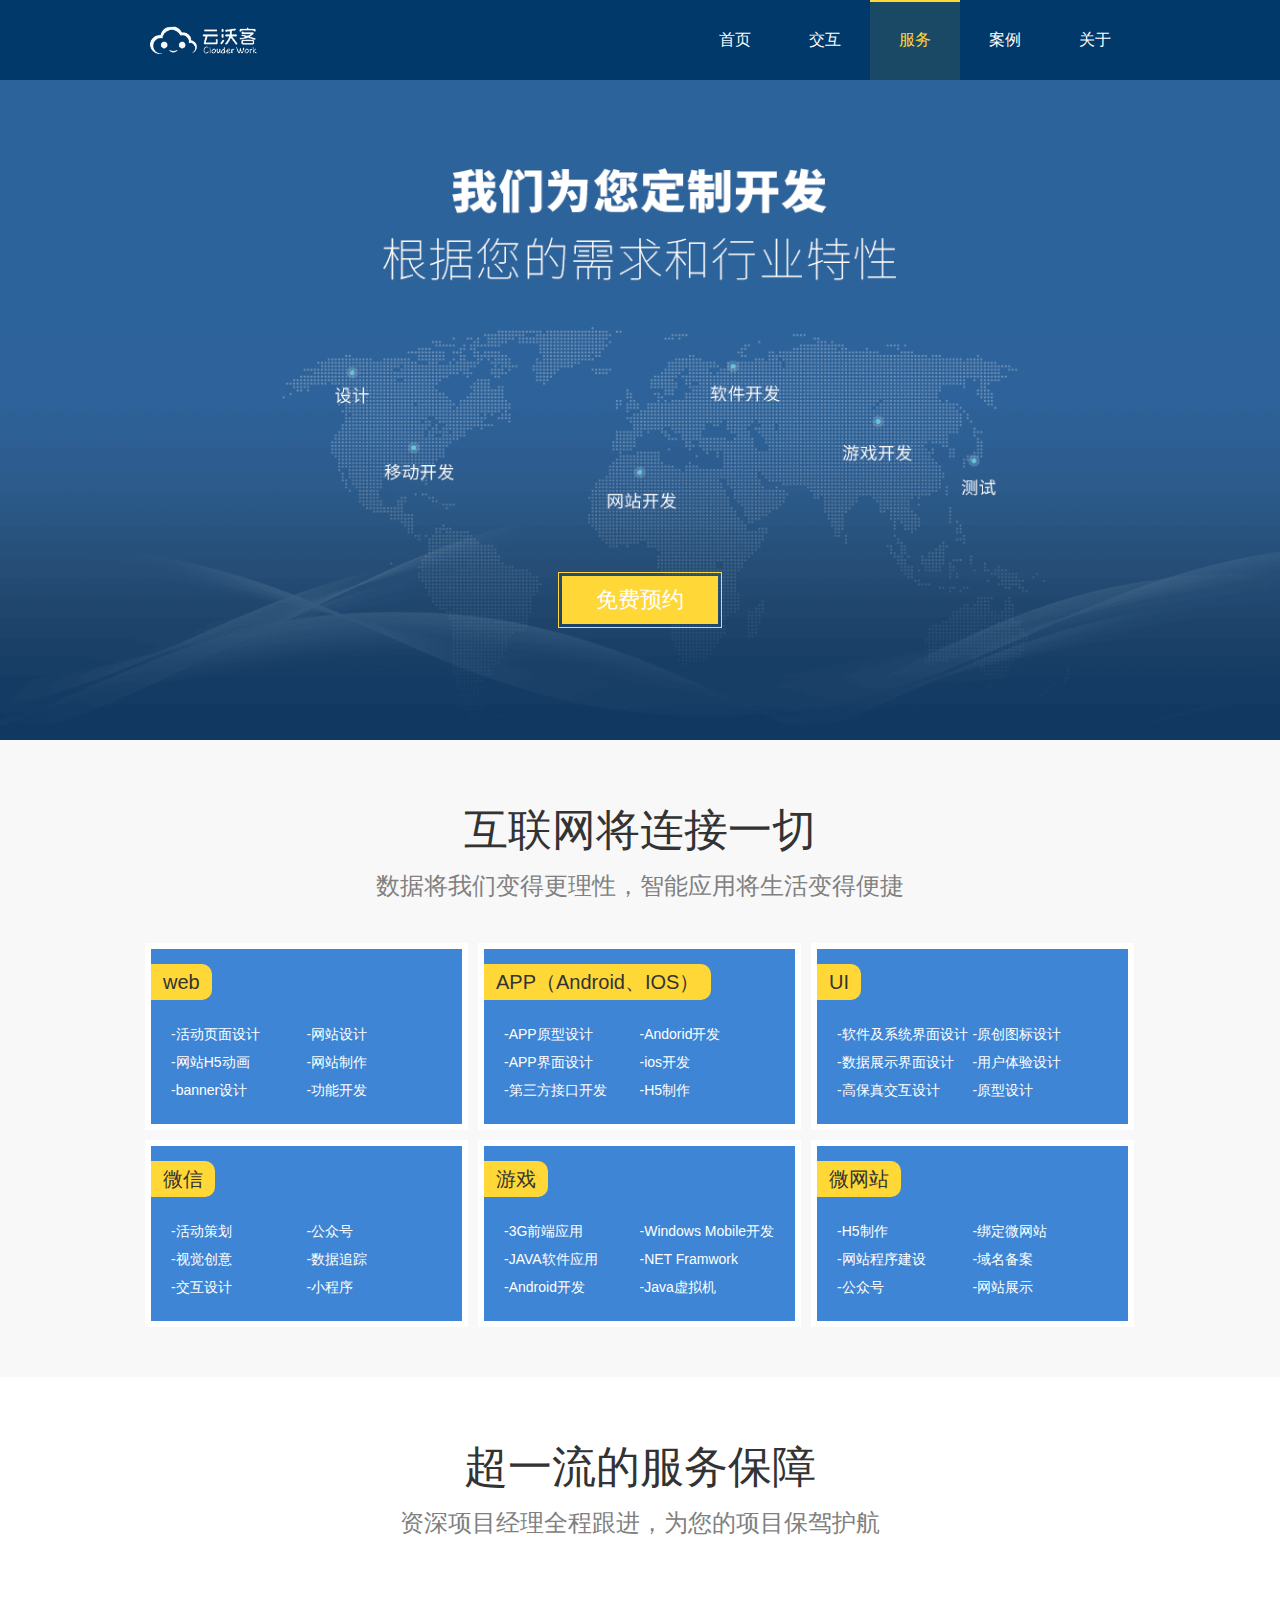
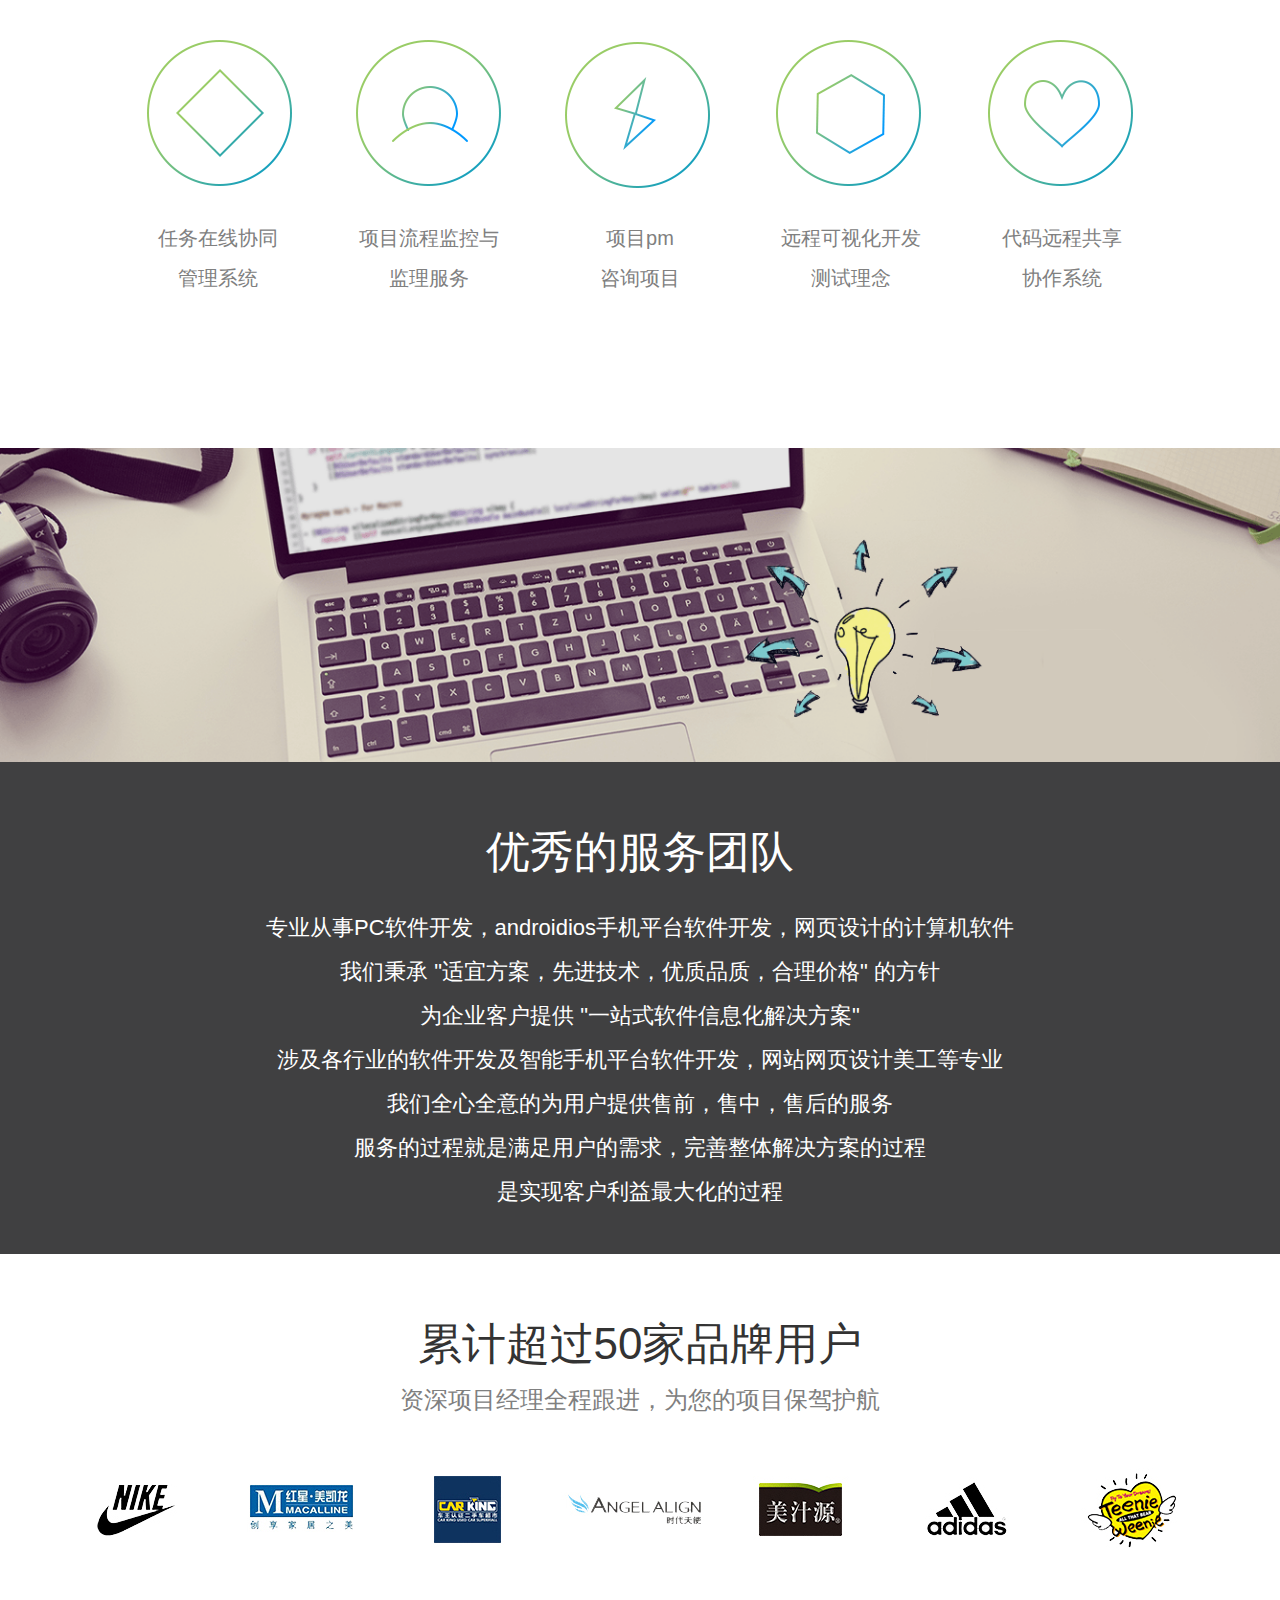
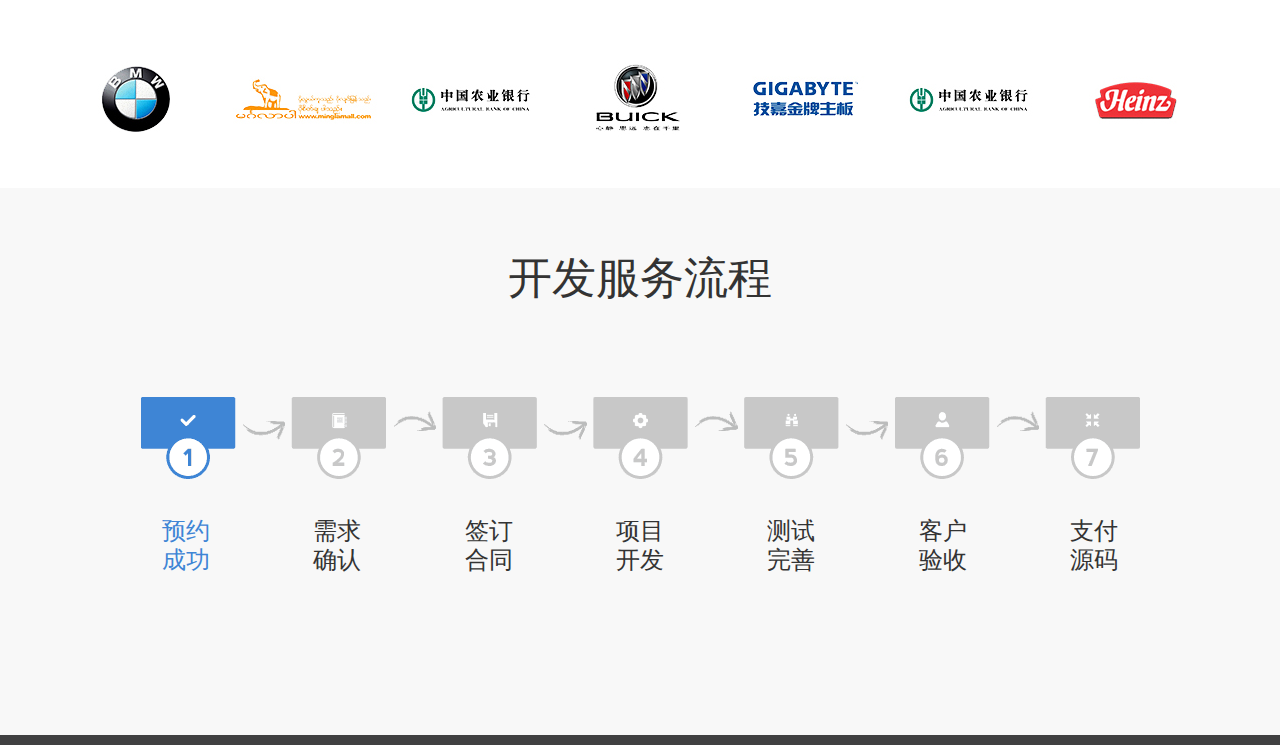
<file: src/main/resources/views/service.html>
<!DOCTYPE html>
<html>
<head>
    <meta charset="utf-8">
    <title>中国领先的企业互联网服务商</title>
	<meta name="description" content="重新定义互联网产品设计与开发 UE交互设计 UI界面设计 APP开发 网站开发 小程序开发" />
	<meta name="Keywords" content="设计,UI设计,UE设计,互联网产品设计,APP设计,原型设计,交互设计,用户研究,需求分析,微信活动,APP开发,网站开发,互联网开发,移动互联网,互联网+,设计外包,网站设计,微信小程序开发,微信应用号" />
    <link href="css/webapp.css" rel="stylesheet" type="text/css" />
</head>
<body>
	<div class="header">
		<div class="w1000">
			<a href="index" class="logo"></a>
			<div class="nav">
				<a href="index">首页</a>
				<a href="ue">交互</a>
				<a href="service" class="current">服务</a>
				<a href="case">案例</a>
				<a href="about">关于</a>
			</div>
		</div>
	</div>
	<p style="height: 80px;"></p>
	<div class="banner">
		<img src="img/banner_03.png" width="100%" />
		<span onclick="app.modal.open('modal')" class="yuyue">
			<i>免费预约</i>
		</span>
	</div>
	<div class="itembox bg1" style="padding-bottom: 50px;">
		<h2>互联网将连接一切</h2>
		<p class="desc">数据将我们变得更理性，智能应用将生活变得便捷</p>
		<div class="list6 w1000">
			<dl>
				<dt>web</dt>
				<dd>
					<span>-活动页面设计</span>
					<span>-网站设计</span>
					<span>-网站H5动画</span>
					<span>-网站制作</span>
					<span>-banner设计</span>
					<span>-功能开发</span>
				</dd>
			</dl>
			<dl>
				<dt>APP（Android、IOS）</dt>
				<dd>
					<span>-APP原型设计</span>
					<span>-Andorid开发</span>
					<span>-APP界面设计</span>
					<span>-ios开发</span>
					<span>-第三方接口开发</span>
					<span>-H5制作</span>
				</dd>
			</dl>
			<dl>
				<dt>UI</dt>
				<dd>
					<span>-软件及系统界面设计</span>
					<span>-原创图标设计</span>
					<span>-数据展示界面设计</span>
					<span>-用户体验设计</span>
					<span>-高保真交互设计</span>
					<span>-原型设计</span>
				</dd>
			</dl>
			<dl>
				<dt>微信</dt>
				<dd>
					<span>-活动策划</span>
					<span>-公众号</span>
					<span>-视觉创意</span>
					<span>-数据追踪</span>
					<span>-交互设计</span>
					<span>-小程序</span>
				</dd>
			</dl>
			<dl>
				<dt>游戏</dt>
				<dd>
					<span>-3G前端应用</span>
					<span>-Windows Mobile开发</span>
					<span>-JAVA软件应用</span>
					<span>-NET Framwork</span>
					<span>-Android开发</span>
					<span>-Java虚拟机</span>
				</dd>
			</dl>
			<dl>
				<dt>微网站</dt>
				<dd>
					<span>-H5制作</span>
					<span>-绑定微网站</span>
					<span>-网站程序建设</span>
					<span>-域名备案</span>
					<span>-公众号</span>
					<span>-网站展示</span>
				</dd>
			</dl>
		</div>
	</div>
	<div class="itembox" style="padding-bottom: 150px;">
		<h2>超一流的服务保障</h2>
		<p class="desc">资深项目经理全程跟进，为您的项目保驾护航</p>
		<div class="list7 w1000">
			<ul>
				<li>任务在线协同<br>管理系统</li>
				<li>项目流程监控与<br>监理服务</li>
				<li>项目pm<br>咨询项目</li>
				<li>远程可视化开发<br>测试理念</li>
				<li>代码远程共享<br>协作系统</li>
			</ul>
		</div>
	</div>
	<img src="img/bg03.png" width="100%" />
	<div class="itembox bg2">
		<h2>优秀的服务团队</h2>
		<div class="cont1">
			<p>专业从事PC软件开发，androidios手机平台软件开发，网页设计的计算机软件</p>
			<p>我们秉承 "适宜方案，先进技术，优质品质，合理价格" 的方针</p>
			<p>为企业客户提供 "一站式软件信息化解决方案" </p>
			<p>涉及各行业的软件开发及智能手机平台软件开发，网站网页设计美工等专业</p>
			<p>我们全心全意的为用户提供售前，售中，售后的服务</p>
			<p>服务的过程就是满足用户的需求，完善整体解决方案的过程</p>
			<p>是实现客户利益最大化的过程</p>
		</div>
	</div>
	<div class="itembox">
		<h2>累计超过50家品牌用户</h2>
		<p class="desc">资深项目经理全程跟进，为您的项目保驾护航</p>
		<img src="img/links.jpg" class="links" />
	</div>
	<div class="itembox bg1">
		<h2>开发服务流程</h2>
		<div class="list8 w1000" style="width: 1060px;">
			<ul>
				<li class="current">预约<br>成功</li>
				<li>需求<br>确认</li>
				<li>签订<br>合同</li>
				<li>项目<br>开发</li>
				<li>测试<br>完善</li>
				<li>客户<br>验收</li>
				<li>支付<br>源码</li>
			</ul>
		</div>
	</div>
<div class="footer" id='footer'>
        </div>
        <script>
               /* function XHR() {
                var xhr;
                try {xhr = new XMLHttpRequest();}
                catch(e) {
                        var IEXHRVers =["Msxml3.XMLHTTP","Msxml2.XMLHTTP","Microsoft.XMLHTTP"];
                        for (var i=0,len=IEXHRVers.length;i< len;i++) {
                                try {xhr = new ActiveXObject(IEXHRVers[i]);}
                                catch(e) {continue;}
                        }
                }
                return xhr;
        }var xhr = XHR();
xhr.open("get","/footer.html",true);

xhr.onreadystatechange = callback;
function callback() {
                if (xhr.readyState == 4  && xhr.status ==200) {
                        document.getElementById('footer').innerHTML = xhr.responseText;
                }
        }

xhr.send(null);*/
        </script>	
<div class="mask" id="modal">
		<div class="content clearfix">
			<span class="close" onclick="app.modal.close('modal')"></span>
			<h3>填写相关信息</h3>
			<ul>
				<li>
					<input type="text" id="nickname" class="inputbox" maxlength="20" placeholder="输入您的昵称" />
				</li>
				<li>
					<input type="text" id="cellPhone" class="inputbox" maxlength="11" placeholder="输入您的手机号码" />
				</li>
				<li>
					<select class="inputbox selectbox" id="business">
						<option value="0">请选择产品所属行业</option>
		                <option value="电子商务">电子商务</option>
		                <option value="金融">金融</option>
		                <option value="制造业">制造业</option>
		                <option value="医疗">医疗</option>
		                <option value="教育">教育</option>
		                <option value="文化娱乐">文化娱乐</option>
		                <option value="旅游">旅游</option>
		                <option value="生活服务">生活服务</option>
		                <option value="其他（企业服务等）">其他（企业服务等）</option>
					</select>
				</li>
			</ul>
			<h3>请选择您需要的产品类型</h3>
			<div class="checkbox" id="projectType">
				<span class="current">APP</span>
				<span>网站</span>
				<span>微信</span>
				<span>其他</span>
			</div>
			<textarea class="areatext" id="comment" placeholder="备注：如果您有其他要求或者备注说明可在这里告诉我们哦～"></textarea>
			<span class="btn" onclick="app.submitOrder('pc')">立即预约</span>
		</div>
	</div>
	<script src="js/zepto.js"></script>
	<script src="js/webapp.js"></script>
</body>
</html>
</file>
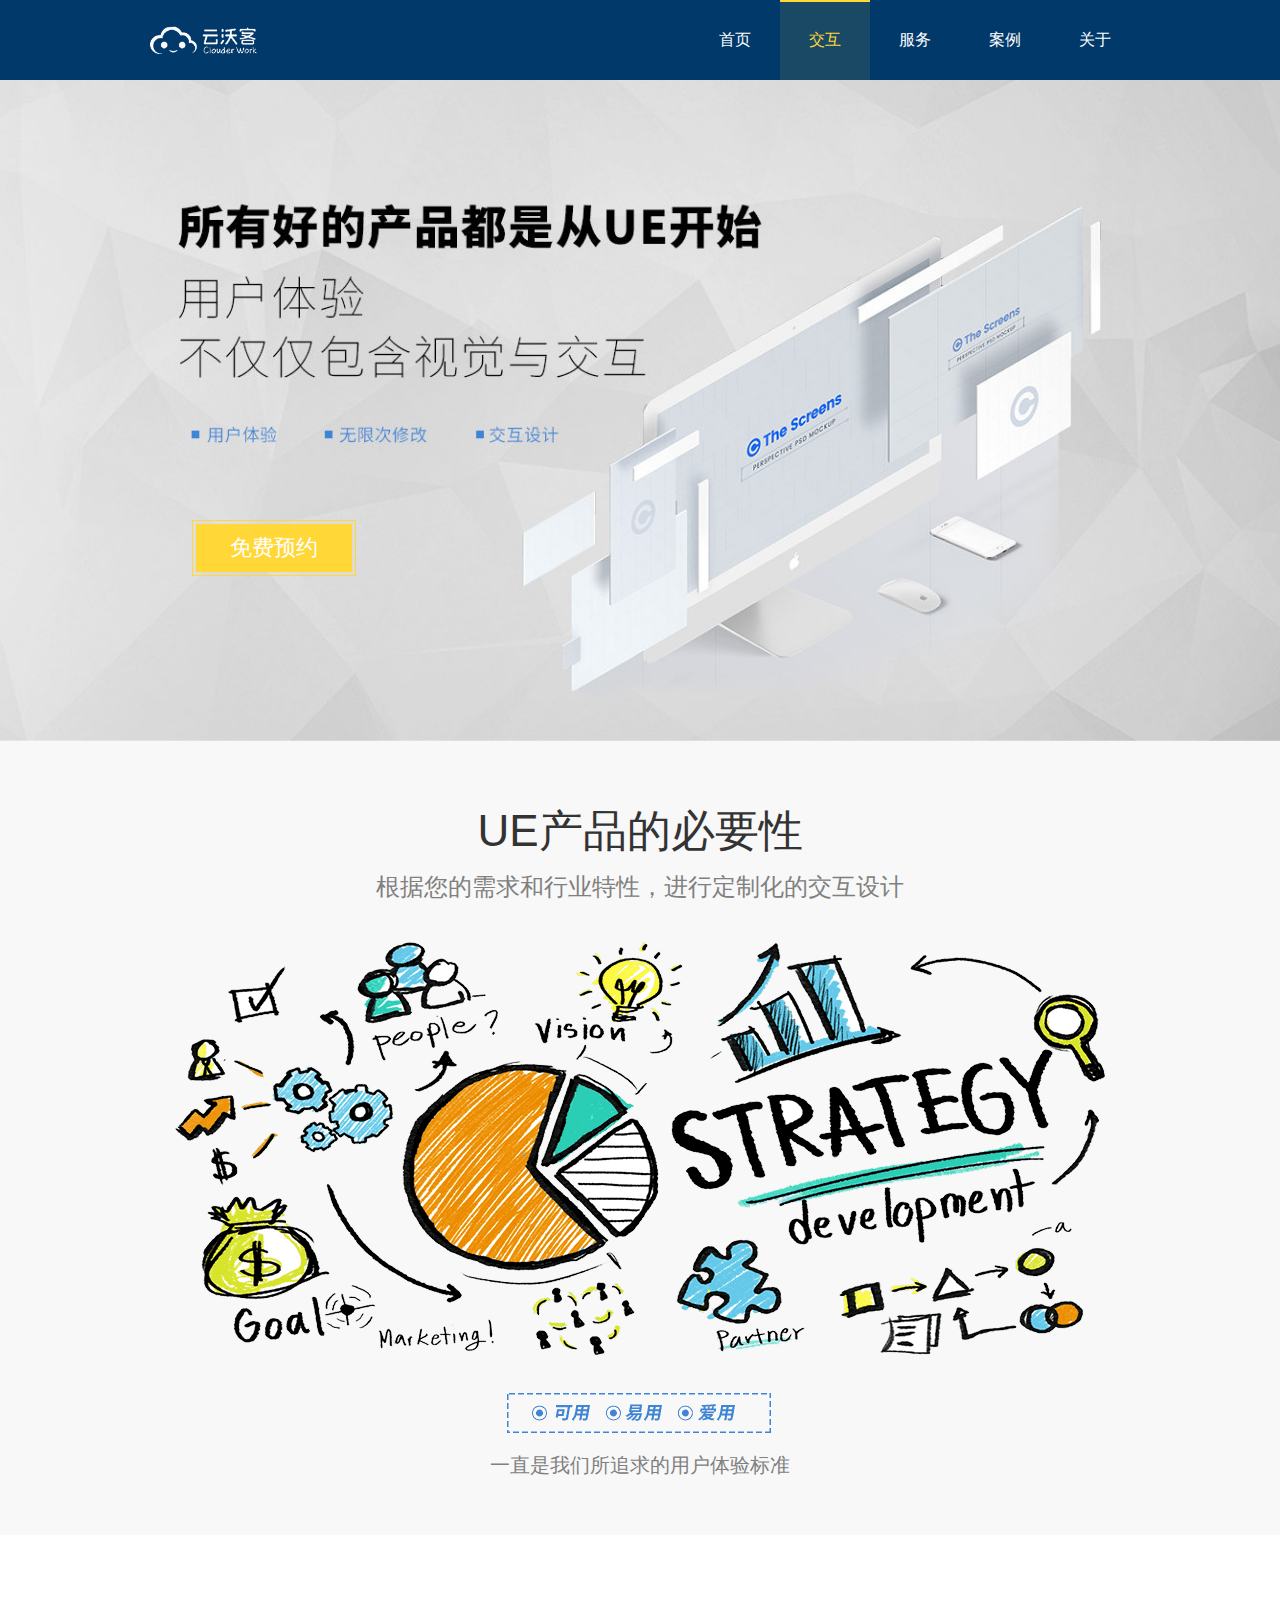
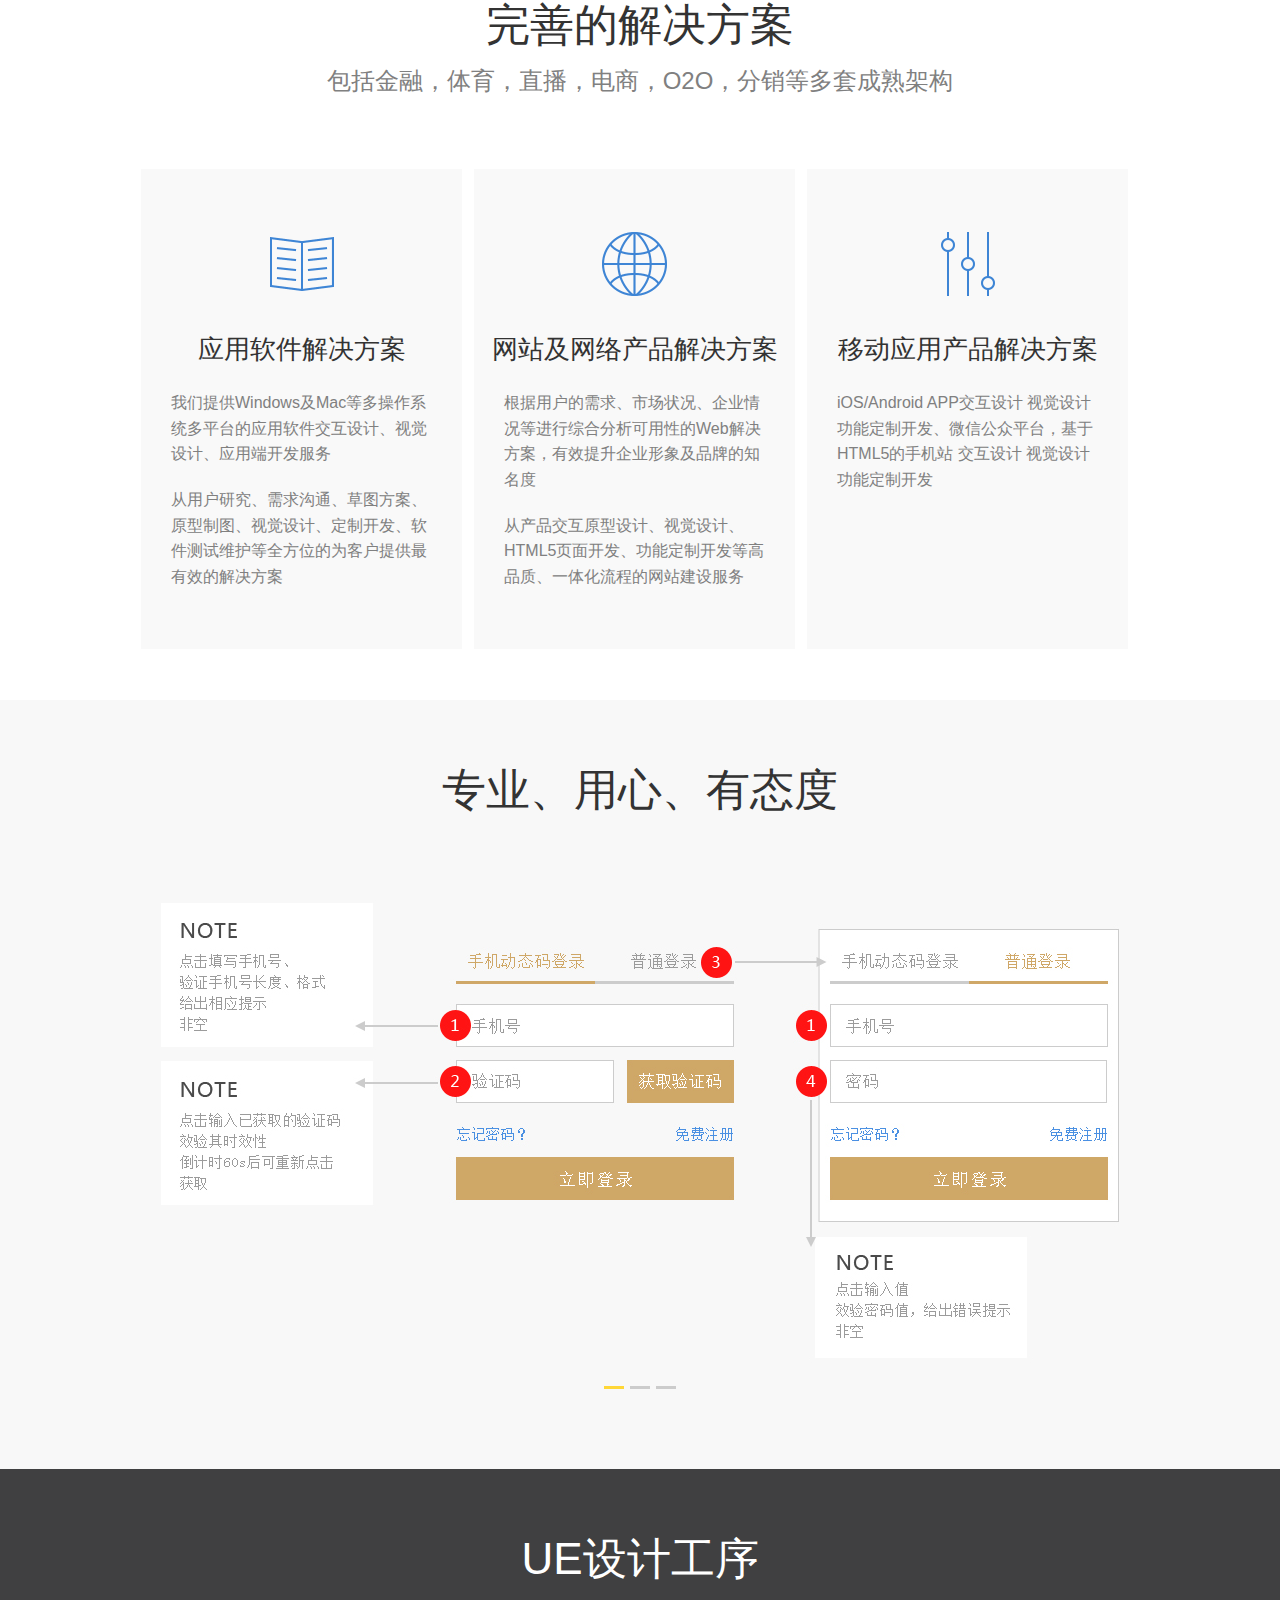
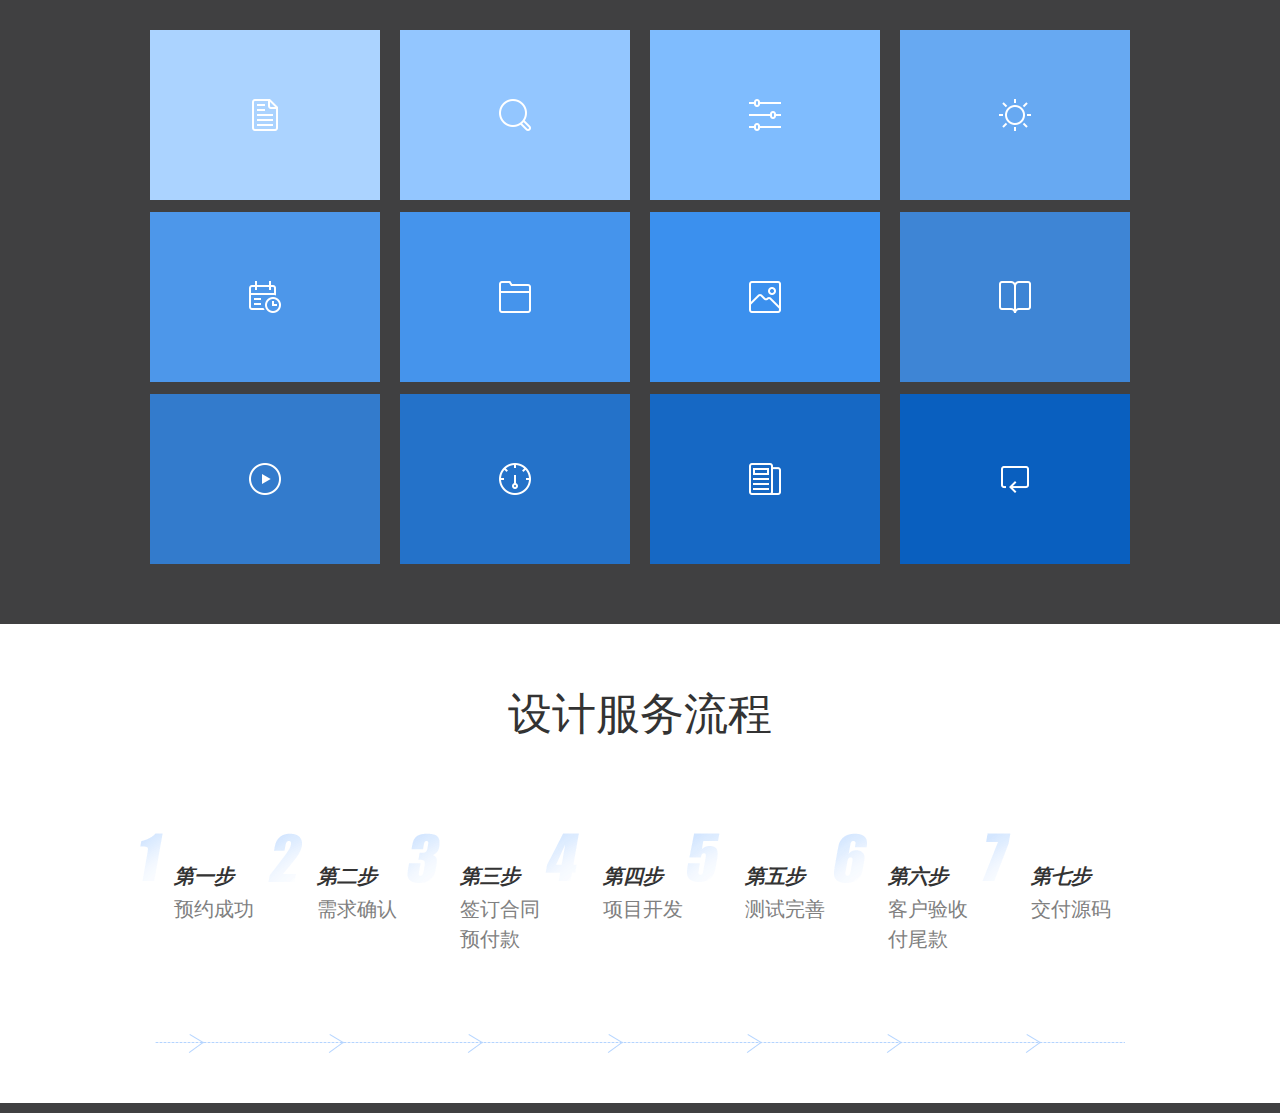
<file: src/main/resources/views/ue.html>
<!DOCTYPE html>
<html>
<head>
    <meta charset="utf-8">
    <title>中国领先的企业互联网服务商</title>
	<meta name="description" content="重新定义互联网产品设计与开发 UE交互设计 UI界面设计 APP开发 网站开发 小程序开发" />
	<meta name="Keywords" content="设计,UI设计,UE设计,互联网产品设计,APP设计,原型设计,交互设计,用户研究,需求分析,微信活动,APP开发,网站开发,互联网开发,移动互联网,互联网+,设计外包,网站设计,微信小程序开发,微信应用号" />
    <link href="css/webapp.css" rel="stylesheet" type="text/css" />
    <link href="css/swiper.min.css" rel="stylesheet" type="text/css" />
    <style>
    	.float-pagination .swiper-pagination-bullet { background-color: #ccc;}
    	.float-pagination .swiper-pagination-bullet-active { background-color: #ffd737;}
    </style>
</head>
<body>
	<div class="header">
		<div class="w1000">
			<a href="index" class="logo"></a>
			<div class="nav">
				<a href="index">首页</a>
				<a href="ue" class="current">交互</a>
				<a href="service">服务</a>
				<a href="case">案例</a>
				<a href="about">关于</a>
			</div>
		</div>
	</div>
	<p style="height: 80px;"></p>
	<div class="banner">
		<img src="img/banner_02.jpg" width="100%" />
		<span onclick="app.modal.open('modal')" class="yuyue" style="margin-left: -35%; bottom: 25%;">
			<i>免费预约</i>
		</span>
	</div>
	
	<div class="itembox bg1" style="padding-bottom: 50px;">
		<h2>UE产品的必要性</h2>
		<p class="desc">根据您的需求和行业特性，进行定制化的交互设计</p>
		<img src="img/bg01.png" style="margin-top: 38px;" />
		<p class="text">一直是我们所追求的用户体验标准</p>
	</div>
	
	<div class="itembox">
		<h2>完善的解决方案</h2>
		<p class="desc">包括金融，体育，直播，电商，O2O，分销等多套成熟架构</p>
		<div class="list3 w1000">
			<dl>
				<dt>
					<img src="img/i_05.png" />
				</dt>
				<dd>
					<h3>应用软件解决方案</h3>
					<p>我们提供Windows及Mac等多操作系统多平台的应用软件交互设计、视觉设计、应用端开发服务</p>
					<p>从用户研究、需求沟通、草图方案、原型制图、视觉设计、定制开发、软件测试维护等全方位的为客户提供最有效的解决方案</p>
				</dd>
			</dl>
			<dl>
				<dt>
					<img src="img/i_06.png" />
				</dt>
				<dd>
					<h3>网站及网络产品解决方案</h3>
					<p>根据用户的需求、市场状况、企业情况等进行综合分析可用性的Web解决方案，有效提升企业形象及品牌的知名度</p>
					<p>从产品交互原型设计、视觉设计、HTML5页面开发、功能定制开发等高品质、一体化流程的网站建设服务</p>
				</dd>
			</dl>
			<dl class="last">
				<dt>
					<img src="img/i_07.png" />
				</dt>
				<dd>
					<h3>移动应用产品解决方案</h3>
					<p>iOS/Android APP交互设计 视觉设计 功能定制开发、微信公众平台，基于HTML5的手机站 交互设计 视觉设计功能定制开发</p>
				</dd>
			</dl>
		</div>
	</div>
	
	<div class="itembox bg1" style="padding-bottom: 80px;">
		<h2>专业、用心、有态度</h2>
		<section class="swiper-container" style="margin-top: 30px;" id="flash">
			<article class="swiper-wrapper">
		        <figure class="swiper-slide">
		            <img src="img/ue-m4-pic1_03.jpg" />
		        </figure>
		        <figure class="swiper-slide">
		            <img src="img/ue-m4-pic2_03.jpg" />
		        </figure>
		        <figure class="swiper-slide">
		            <img src="img/ue-m4-pic3_03.jpg" />
		        </figure>
		    </article>
		    <nav class="swiper-pagination float-pagination" style="padding-bottom: 0;" id="flash-pagination"></nav>
		</section>
	</div>
	
	<div class="itembox bg2">
		<h2>UE设计工序</h2>
		<div class="list4 w1000" style="padding: 20px 0 60px;">
			<dl style="background-color: #abd3ff;">
				<h2 class="ico" style="background-image: url('img/ico1.png');"></h2>
				<article class="con">
					<dt>Step1</dt>
					<dd>通过客户、业务等渠道获取需求文档等</dd>
				</article>
			</dl>
			<dl style="background-color: #93c6ff;">
				<h2 class="ico" style="background-image: url('img/ico2.png');"></h2>
				<article class="con">
					<dt>Step2</dt>
					<dd>对需求整理分析使需求具体化，业务化</dd>
				</article>
			</dl>
			<dl style="background-color: #7fbcfe;">
				<h2 class="ico" style="background-image: url('img/ico3.png');"></h2>
				<article class="con">
					<dt>Step3</dt>
					<dd>梳理需求，演示业务流程</dd>
				</article>
			</dl>
			<dl style="background-color: #67a9f2;">
				<h2 class="ico" style="background-image: url('img/ico4.png');"></h2>
				<article class="con">
					<dt>Step4</dt>
					<dd>需求确认</dd>
				</article>
			</dl>
			<dl style="background-color: #4d97ea;">
				<h2 class="ico" style="background-image: url('img/ico5.png');"></h2>
				<article class="con">
					<dt>Step5</dt>
					<dd>启动项目，制定计划</dd>
				</article>
			</dl>
			<dl style="background-color: #4594ec;">
				<h2 class="ico" style="background-image: url('img/ico6.png');"></h2>
				<article class="con">
					<dt>Step6</dt>
					<dd>梳理业务功能总结规划</dd>
				</article>
			</dl>
			<dl style="background-color: #3b90ee;">
				<h2 class="ico" style="background-image: url('img/ico7.png');"></h2>
				<article class="con">
					<dt>Step7</dt>
					<dd>做图并整理</dd>
				</article>
			</dl>
			<dl style="background-color: #3e85d5;">
				<h2 class="ico" style="background-image: url('img/ico8.png');"></h2>
				<article class="con">
					<dt>Step8</dt>
					<dd>确认相关模块图完成流程草稿</dd>
				</article>
			</dl>
			<dl style="background-color: #337bcc;">
				<h2 class="ico" style="background-image: url('img/ico9.png');"></h2>
				<article class="con">
					<dt>Step9</dt>
					<dd>交互场景模拟制作交互产品</dd>
				</article>
			</dl>
			<dl style="background-color: #2472c9;">
				<h2 class="ico" style="background-image: url('img/ico10.png');"></h2>
				<article class="con">
					<dt>Step10</dt>
					<dd>模拟用户测试并进一步测试优化流程功能</dd>
				</article>
			</dl>
			<dl style="background-color: #1668c4;">
				<h2 class="ico" style="background-image: url('img/ico11.png');"></h2>
				<article class="con">
					<dt>Step11</dt>
					<dd>设计产品原型制作成果</dd>
				</article>
			</dl>
			<dl style="background-color: #095fbf;">
				<h2 class="ico" style="background-image: url('img/ico12.png');"></h2>
				<article class="con">
					<dt>Step12</dt>
					<dd>经客户确认，整理并交付所有原稿件</dd>
				</article>
			</dl>
		</div>
	</div>
	
	<div class="itembox">
		<h2>设计服务流程</h2>
		<div class="list5 w1000">
			<dl>
				<dt>第一步</dt>
				<dd>预约成功</dd>
			</dl>
			<dl>
				<dt>第二步</dt>
				<dd>需求确认</dd>
			</dl>
			<dl>
				<dt>第三步</dt>
				<dd>签订合同<br>预付款</dd>
			</dl>
			<dl>
				<dt>第四步</dt>
				<dd>项目开发</dd>
			</dl>
			<dl>
				<dt>第五步</dt>
				<dd>测试完善</dd>
			</dl>
			<dl>
				<dt>第六步</dt>
				<dd>客户验收<br>付尾款</dd>
			</dl>
			<dl>
				<dt>第七步</dt>
				<dd>交付源码</dd>
			</dl>
		</div>
		<img src="img/line-bottom.png" style="margin-top: 80px;" />
	</div>
	
<div class="footer" id='footer'>
        </div>
        <script>
                /*function XHR() {
                var xhr;
                try {xhr = new XMLHttpRequest();}
                catch(e) {
                        var IEXHRVers =["Msxml3.XMLHTTP","Msxml2.XMLHTTP","Microsoft.XMLHTTP"];
                        for (var i=0,len=IEXHRVers.length;i< len;i++) {
                                try {xhr = new ActiveXObject(IEXHRVers[i]);}
                                catch(e) {continue;}
                        }
                }
                return xhr;
        }var xhr = XHR();
xhr.open("get","/footer.html",true);

xhr.onreadystatechange = callback;
function callback() {
                if (xhr.readyState == 4  && xhr.status ==200) {
                        document.getElementById('footer').innerHTML = xhr.responseText;
                }
        }

xhr.send(null);*/
        </script>	
	<div class="mask" id="modal">
		<div class="content clearfix">
			<span class="close" onclick="app.modal.close('modal')"></span>
			<h3>填写相关信息</h3>
			<ul>
				<li>
					<input type="text" id="nickname" class="inputbox" maxlength="20" placeholder="输入您的昵称" />
				</li>
				<li>
					<input type="text" id="cellPhone" class="inputbox" maxlength="11" placeholder="输入您的手机号码" />
				</li>
				<li>
					<select class="inputbox selectbox" id="business">
						<option value="0">请选择产品所属行业</option>
		                <option value="电子商务">电子商务</option>
		                <option value="金融">金融</option>
		                <option value="制造业">制造业</option>
		                <option value="医疗">医疗</option>
		                <option value="教育">教育</option>
		                <option value="文化娱乐">文化娱乐</option>
		                <option value="旅游">旅游</option>
		                <option value="生活服务">生活服务</option>
		                <option value="其他（企业服务等）">其他（企业服务等）</option>
					</select>
				</li>
			</ul>
			<h3>请选择您需要的产品类型</h3>
			<div class="checkbox" id="projectType">
				<span class="current">APP</span>
				<span>网站</span>
				<span>微信</span>
				<span>其他</span>
			</div>
			<textarea class="areatext" id="comment" placeholder="备注：如果您有其他要求或者备注说明可在这里告诉我们哦～"></textarea>
			<span class="btn" onclick="app.submitOrder('pc')">立即预约</span>
		</div>
	</div>
	<script src="js/zepto.js"></script>
	<script src="js/webapp.js"></script>
	<script src="js/swiper.js"></script>
	<script>
		var flash = new Swiper('#flash', {
			pagination: '#flash-pagination',
			loop: true,
			autoplay: 5000,
			autoplayDisableOnInteraction: false
		})
	</script>
</body>
</html>
</file>
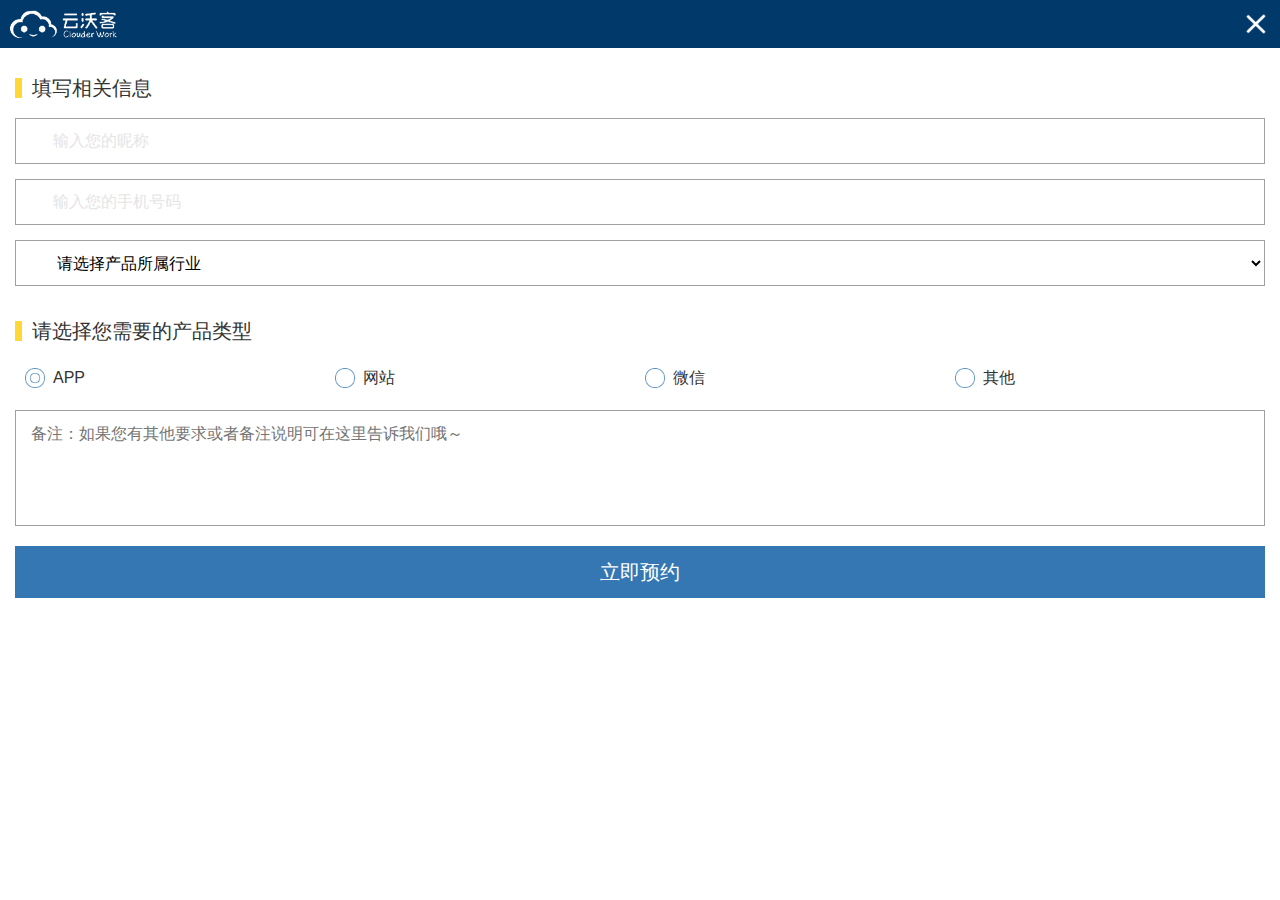
<file: src/main/resources/views/yuyue.html>
<!DOCTYPE html>
<html>
	<head>
		<meta charset="utf-8">
		<meta name="viewport" content="width=device-width, initial-scale=1.0, maximum-scale=1.0, user-scalable=no" />
		<meta name="apple-touch-fullscreen" content="yes">
		<meta name="apple-mobile-web-app-capable" content="yes" />
		<meta name="misapplication-tap-highlight" content="no" />
		<meta name="HandheldFriendly" content="true" />
		<meta content="telephone=no" name="format-detection" />
		<meta http-equiv="expires" content="0">
		<meta http-equiv="pragma" content="no-cache">
		<meta http-equiv="cache-control" content="no-cache">
		<title>云沃客</title>
		<link href="css/webapp.css" rel="stylesheet" type="text/css" />
	</head>
	<body>
		<header class="m_header">
			<a href="mobile" class="logo"></a>
			<span class="menu close" onclick="history.go(-1)"></span>
		</header>
		<p style="height: 48px;"></p>
		<div class="m_yy">
			<h3>填写相关信息</h3>
			<ul>
				<li>
					<input type="text" id="nickname" class="inputbox" maxlength="20" placeholder="输入您的昵称" />
				</li>
				<li>
					<input type="text" id="cellPhone" class="inputbox" maxlength="11" placeholder="输入您的手机号码" />
				</li>
				<li>
					<select class="inputbox selectbox" id="business">
						<option value="0">请选择产品所属行业</option>
		                <option value="电子商务">电子商务</option>
		                <option value="金融">金融</option>
		                <option value="制造业">制造业</option>
		                <option value="医疗">医疗</option>
		                <option value="教育">教育</option>
		                <option value="文化娱乐">文化娱乐</option>
		                <option value="旅游">旅游</option>
		                <option value="生活服务">生活服务</option>
		                <option value="其他（企业服务等）">其他（企业服务等）</option>
					</select>
				</li>
			</ul>
			<h3>请选择您需要的产品类型</h3>
			<div class="checkbox" id="projectType">
				<span class="current">APP</span>
				<span>网站</span>
				<span>微信</span>
				<span>其他</span>
			</div>
			<textarea class="areatext" id="comment" placeholder="备注：如果您有其他要求或者备注说明可在这里告诉我们哦～"></textarea>
			<span class="btn" onclick="app.submitOrder('mobile')">立即预约</span>
		</div>
		<script src="js/zepto.js"></script>
		<script src="js/webapp.js"></script>
	</body>
</html>
</file>
<file: src/main/resources/views/css/webapp.css>
* {
    -webkit-tap-highlight-color: rgba(0, 0, 0, 0);
}

body {
    font: 14px/24px Arial, 'microsoft yahei';
    color: #333;
    margin: 0;
    padding: 0;
    -webkit-font-smoothing: antialiased;
    background-color: #fff;
}

body.current {
    overflow: hidden;
}

h1,
h2,
h3,
h4,
h5,
h6 {
    font-size: 14px;
    font-weight: normal;
    margin: 0;
    padding: 0;
}

div,
dl,
dt,
dd,
input,
button,
label,
ul,
ol,
li,
p,
select,
span,
textarea,
thead,
tfoot,
table,
tr,
td,
figure,
figcaption,
time,
small {
    font-size: 14px;
    font-weight: normal;
    margin: 0;
    padding: 0;
}

input,
button {
    font-size: 14px;
}

div {
    display: block;
}

table {
    border-collapse: collapse;
}

li,
ol,
ul {
    list-style-type: none;
}

img {
    border: 0 none;
    vertical-align: top;
}

em,
cite,
i {
    font-style: normal;
}

button,
input,
textarea,
select {
    font-family: 'microsoft yahei';
    font-size: 14px;
    border: none;
    outline-style: none;
    line-height: 1.3333;
    vertical-align: middle;
    background-color: transparent;
}

blockquote,
q {
    quotes: none;
}

blockquote:after,
blockquote:before,
q:after,
q:before {
    content: '';
    content: none;
}

:focus {
    outline: 0;
}

*:before,
*:after {
    -webkit-box-sizing: border-box;
    -ms-box-sizing: border-box;
    -moz-box-sizing: border-box;
    box-sizing: border-box;
}

.inputbox::-webkit-input-placeholder {
    color: #e5e5e5;
}

.clear {
    clear: both;
    overflow: hidden;
    height: 0;
    line-height: 0;
    display: block;
}

.clearfix:after {
    clear: both;
    overflow: hidden;
    height: 0;
    line-height: 0;
    display: block;
    visibility: hidden;
    content: '';
}

a,
a:visited {
    color: #333;
    text-decoration: none;
}

.w1000 {
    width: 1000px;
    clear: both;
    overflow: hidden;
    margin: 0 auto;
}

.mask {
    display: none;
    background-color: rgba(255, 255, 255, 0);
    position: fixed;
    left: 0;
    top: 0;
    right: 0;
    bottom: 0;
    z-index: 100;
}

.mask .content {
    width: 600px;
    padding: 30px 38px;
    background-color: #fff;
    box-shadow: 0 0 30px rgba(0, 0, 0, 0.3);
    margin: 5% auto 0;
    position: relative;
}

.mask .content .close {
    padding: 6px;
    position: absolute;
    width: 20px;
    height: 20px;
    background: url("../img/close.png") no-repeat center;
    background-size: 16px;
    background-color: #3477b2;
    right: 0;
    top: 0;
    cursor: pointer;
}

.mask .content h3 {
    font-size: 20px;
    line-height: 1;
    padding-left: 10px;
    border-left: solid 7px #ffd737;
}

.mask .content li {
    margin-top: 15px;
    height: 44px;
    border: solid 1px #a0a0a0;
}

.mask .content .inputbox {
    width: 94%;
    padding: 0 3%;
    height: 44px;
    font-size: 20px;
}

.mask .content .selectbox {
    width: 100%;
}

.mask ul {
    padding: 5px 0 35px;
}

.mask .checkbox {
    overflow: hidden;
    margin-top: 25px;
    padding-left: 10px;
}

.mask .checkbox span {
    background: url("../img/checkbox.png") no-repeat left;
    background-size: 20px;
    font-size: 18px;
    padding-left: 28px;
    float: left;
    width: calc(25% - 28px);
}

.mask .checkbox .current {
    background-image: url("../img/checkboxActive.png");
}

.mask .areatext {
    height: 90px;
    resize: none;
    width: calc(100% - 42px);
    border: solid 1px #a0a0a0;
    font-size: 20px;
    padding: 15px 20px;
    margin-top: 20px;
}

.mask .btn {
    height: 52px;
    line-height: 52px;
    text-align: center;
    background-color: #3477b2;
    color: #fff;
    font-size: 20px;
    display: block;
    margin-top: 20px;
    cursor: pointer;
}

.header {
    position: fixed;
    left: 0;
    top: 0;
    right: 0;
    z-index: 99;
    height: 80px;
    background-color: #00396a;
    overflow: hidden;
    z-index: 1000;
}

.header .logo {
    float: left;
    height: 80px;
    width: 200px;
    background: url("../img/logo.png") no-repeat 10px center;
    background-size: auto 28px;
}

.header .nav {
    float: right;
    line-height: 80px;
    height: 80px;
    overflow: hidden;
}

.header .nav a {
    float: left;
    width: 90px;
    text-align: center;
    font-size: 16px;
    color: #fff;
}

.header .nav .current {
    height: 78px;
    background-color: rgba(255, 215, 55, 0.1);
    color: #ffd737;
    border-top: solid 2px #ffd737;
    line-height: 76px;
}

.m_header {
    position: fixed;
    left: 0;
    top: 0;
    right: 0;
    z-index: 99;
    height: 48px;
    background-color: #00396a;
}

.m_header .logo {
    float: left;
    height: 48px;
    width: 140px;
    background: url("../img/logo.png") no-repeat 10px center;
    background-size: auto 28px;
}

.m_header .menu {
    width: 48px;
    height: 48px;
    float: right;
    background: url("../img/menu.png") no-repeat center;
    background-size: auto 17px;
}

.m_header .menu.current,
.m_header .close {
    background-image: url("../img/m_close.png");
    background-size: auto 20px;
}

.banner {
    text-align: center;
    position: relative;
}

.banner p {
    font-size: 22px;
    line-height: 1.6;
    text-align: center;
}

.flash {
    position: relative;
}

.yuyue {
    border: solid 1px #ffd737;
    position: absolute;
    left: 50%;
    z-index: 100;
    margin-left: -82px;
    bottom: 17%;
    cursor: pointer;
}

.yuyue i {
    margin: 3px;
    width: 156px;
    height: 48px;
    line-height: 48px;
    background-color: #ffd737;
    color: #fff;
    display: block;
    font-size: 22px;
    text-align: center;
}

.m_yuyue {
    z-index: 100;
    border: solid 1px #ffd737;
    position: absolute;
    left: 50%;
    margin-left: -63px;
    bottom: 57px;
    cursor: pointer;
}

.m_yuyue i {
    font-size: 16px;
    margin: 3px;
    padding: 8px 20px;
    width: 78px;
    height: 24px;
    line-height: 24px;
    background-color: #ffd737;
    color: #fff;
    display: block;
    text-align: center;
}

.itembox {
    text-align: center;
    overflow: hidden;
    padding: 50px 0;
}

.itembox.bg1 {
    background-color: #f8f8f8;
    padding-bottom: 160px;
}

.itembox.bg2 {
    background-color: #404041;
}

.itembox h2 {
    font-size: 44px;
    line-height: 1.8;
}

.itembox .desc {
    font-size: 24px;
    color: gray;
    line-height: 1.4;
    font-weight: 100;
}

.itembox .text {
    font-size: 20px;
    color: gray;
    line-height: 2;
    margin-top: 12px;
}

.m_itembox {
    text-align: center;
    overflow: hidden;
    padding: 24px 0;
}

.m_itembox.bg1 {
    background-color: #f8f8f8;
}

.m_itembox.bg2 {
    background-color: #404041;
}

.m_itembox h2 {
    font-size: 26px;
    line-height: 1.8;
}

.m_itembox .desc {
    font-size: 16px;
    color: gray;
    line-height: 1.4;
    font-weight: 100;
}

.m_itembox .text {
    font-size: 16px;
    color: gray;
    line-height: 2;
    margin-top: 6px;
}

.itembox.bg2 {
    padding-bottom: 0;
}

.itembox.bg2 h2 {
    color: #fff;
}

.itembox.bg2 .desc {
    color: #fff;
}

.m_itembox.bg2 h2 {
    color: #fff;
}

.m_itembox.bg2 .desc {
    color: #fff;
}

.list1 dl {
    width: 250px;
    padding: 40px 0;
    float: left;
    display: -webkit-box;
    -webkit-box-align: center;
    -webkit-box-pack: center;
    -webkit-box-orient: vertical;
    margin-top: 60px;
}

.list1 dt {
    background-color: #fff;
    border: solid 2px #fff;
    width: 150px;
    height: 150px;
    border-radius: 50%;
    display: -webkit-box;
    -webkit-box-align: center;
    -webkit-box-pack: center;
}

.list1 dd h3 {
    font-size: 24px;
    color: #3e85d5;
    line-height: 1.6;
    margin-top: 25px;
}

.list1 dd p {
    font-size: 16px;
    margin-top: 10px;
    line-height: 1.6;
}

.list1 dl:hover {
    background-color: #fff;
}

.list1 dl:hover dt {
    border-color: #ffd737;
}

.m_list1 {
    padding: 10px;
}

.m_list1 dl {
    width: -webkit-calc(50% - 10px);
    float: left;
    display: -webkit-box;
    -webkit-box-align: center;
    -webkit-box-pack: center;
    -webkit-box-orient: vertical;
    margin-top: 60px;
    background-color: #fff;
    margin: 10px 5px 0;
    padding: 20px 0 18px;
}

.m_list1 dd h3 {
    font-size: 18px;
    color: #3e85d5;
    line-height: 1.2;
    margin-top: 15px;
}

.m_list1 dd p {
    line-height: 1.6;
}

.m_list1 dl:hover {
    background-color: #fff;
}

.m_list1 dl:hover dt {
    border-color: #ffd737;
}

.list2 {
    margin-top: 25px;
    background-color: #fff;
    padding-bottom: 20px;
    overflow: hidden;
}

.list2 ul {
    background-color: #404041;
    padding-top: 20px;
}

.list2 li {
    width: 14.285%;
    float: left;
    background-repeat: no-repeat;
    background-position: center;
    background-size: cover;
    position: relative;
}

.list2 .tip {
    display: none;
    position: absolute;
    left: -12px;
    top: -12px;
    right: -12px;
    bottom: -12px;
    box-shadow: 0 0 8px rgba(0, 0, 0, 0.6);
    z-index: 10;
    background-repeat: no-repeat;
    background-size: cover;
    background-position: center;
}

.list2 li:hover .tip {
    display: -webkit-box;
}

.links {
    margin-top: 43px;
}

.m_list2 {
    margin-top: 20px;
    background-color: #fff;
    padding-bottom: 20px;
    overflow: hidden;
}

.m_list2 ul {
    background-color: #404041;
    padding-top: 6px;
}

.m_list2 li {
    width: 25%;
    float: left;
    background-repeat: no-repeat;
    background-position: center;
    background-size: cover;
    position: relative;
}

.m_list2 .tip {
    display: none;
    position: absolute;
    left: -12px;
    top: -12px;
    right: -12px;
    bottom: -12px;
    box-shadow: 0 0 8px rgba(0, 0, 0, 0.6);
    z-index: 10;
    background-repeat: no-repeat;
    background-size: cover;
    background-position: center;
}

.m_list2 li:hover .tip {
    display: -webkit-box;
}

.list3 {
    overflow: hidden;
}

.list3 dl {
    width: 321px;
    height: 400px;
    background-color: #f9f9f9;
    padding: 40px 0;
    border: solid 1px #fff;
    float: left;
    margin-top: 70px;
    margin-right: 10px;
}

.list3 .last {
    margin-right: 0;
}

.list3 dt {
    height: 110px;
    border-radius: 50%;
    display: -webkit-box;
    -webkit-box-align: center;
    -webkit-box-pack: center;
}

.list3 dd h3 {
    font-size: 26px;
    line-height: 1.6;
    margin-top: 10px;
}

.list3 dd p {
    color: gray;
    font-size: 16px;
    text-align: left;
    padding: 0 30px;
    margin-top: 20px;
    line-height: 1.6;
}

.list3 dl:hover {
    border-color: #3e85d5;
}

.m_list3 {
    overflow: hidden;
    margin-top: 12px;
}

.m_list3 dl {
    border: solid 1px #3e85d5;
    padding: 20px 0;
    margin: 10px 10px 0;
}

.m_list3 dd h3 {
    color: #3e85d5;
    font-size: 18px;
    line-height: 1.6;
    margin-top: 10px;
}

.m_list3 dd p {
    color: gray;
    text-align: left;
    padding: 0 30px;
    margin-top: 12px;
    line-height: 1.6;
}

.list4 {
    overflow: hidden;
    color: #fff;
}

.list4 dl {
    width: 230px;
    height: 170px;
    margin: 12px 10px 0;
    overflow: hidden;
    float: left;
    text-align: left;
    position: relative;
}

.list4 .ico {
    -webkit-transition: 300ms;
    height: 170px;
    position: absolute;
    left: 0;
    top: 0;
    right: 0;
    bottom: 0;
    background-repeat: no-repeat;
    background-position: center;
}

.list4 .con {
    height: 155px;
    width: 150px;
    padding: 15px 40px 0;
    -webkit-transition: 300ms;
    position: absolute;
    left: 0;
    right: 0;
    top: 170px;
}

.list4 dl:hover .ico {
    top: -170px;
}

.list4 dl:hover .con {
    top: 0;
}

.list4 dt {
    font-size: 26px;
    font-style: italic;
    line-height: 2;
}

.list4 dd {
    font-size: 18px;
    line-height: 1.6;
}

.m_list4 {
    color: #fff;
    padding: 0 5px;
    margin-top: 12px;
    overflow: hidden;
}

.m_list4 dl {
    margin: 10px 5px 0;
    padding: 0 16px;
    padding-top: 15px;
    height: 135px;
    width: -webkit-calc(50% - 42px);
    float: left;
    text-align: left;
}

.m_list4 dt {
    font-size: 20px;
    font-style: italic;
    line-height: 2;
}

.m_list4 dd {
    font-size: 16px;
    line-height: 1.6;
}

.list5 {
    overflow: hidden;
    background: url("../img/i_08.png") no-repeat top left;
    margin-top: 80px;
}

.list5 dl {
    float: left;
    text-align: left;
    padding-top: 25px;
    width: 108.857px;
    padding-left: 34px;
}

.list5 dt {
    font-size: 20px;
    font-style: italic;
    font-weight: bold;
    line-height: 1.8;
}

.list5 dd {
    color: gray;
    font-size: 20px;
    line-height: 1.5;
}

.m_list5 {
    overflow: hidden;
    margin-top: 40px;
}

.m_list5 dl {
    height: 90px;
    float: left;
    text-align: left;
    width: -webkit-calc(33.3333333333% - 45px);
    background-repeat: no-repeat;
    background-size: auto 35px;
    background-position: 20px top;
    padding-left: 45px;
}

.m_list5 dt {
    margin-top: 14px;
    font-style: italic;
    line-height: 1.8;
}

.m_list5 dd {
    color: gray;
    line-height: 1.5;
}

.list6 {
    color: #fff;
    margin-top: 30px;
}

.list6 dl {
    background-color: #3e85d5;
    border: solid 6px #fff;
    margin: 10px 5px 0;
    padding-top: 15px;
    height: 160px;
    width: 311px;
    float: left;
    text-align: left;
}

.list6 dt {
    color: #333;
    float: left;
    font-size: 20px;
    background-color: #ffd737;
    height: 36px;
    line-height: 36px;
    padding: 0 12px;
    border-radius: 0 10px 10px 0;
}

.list6 dd {
    clear: both;
    overflow: hidden;
    padding: 20px;
}

.list6 dd span {
    line-height: 2;
    float: left;
    width: 50%;
}

.m_list6 {
    color: #fff;
    margin-top: 30px;
}

.m_list6 dl {
    background-color: #3e85d5;
    border: solid 6px #fff;
    margin: 10px 10px 0;
    padding-top: 15px;
    text-align: left;
}

.m_list6 dt {
    color: #333;
    float: left;
    font-size: 20px;
    background-color: #ffd737;
    height: 36px;
    line-height: 36px;
    padding: 0 12px;
    border-radius: 0 10px 10px 0;
}

.m_list6 dd {
    clear: both;
    overflow: hidden;
    padding: 20px;
}

.m_list6 dd span {
    line-height: 2;
    float: left;
    width: 50%;
}

.list7 {
    width: 1056px;
    background: url("../img/i_09.png") no-repeat top center;
    margin-top: 100px;
}

.list7 li {
    float: left;
    padding-top: 178px;
    line-height: 2;
    width: 20%;
    font-size: 20px;
    color: gray;
}

.m_list7 {
    padding-bottom: 15px;
}

.m_list7 ul {
    display: -webkit-box;
    -webkit-box-pack: center;
    margin-top: 30px;
}

.m_list7 .u1 li {
    width: 33.3333333333%;
}

.m_list7 .u2 li {
    width: 40%;
}

.m_list7 li {
    color: gray;
    display: -webkit-box;
    -webkit-box-align: center;
    -webkit-box-pack: center;
    -webkit-box-orient: vertical;
}

.m_list7 li img {
    display: block;
    margin-bottom: 10px;
}

.cont1 {
    padding-bottom: 40px;
    padding-top: 15px;
}

.cont1 p {
    font-size: 22px;
    line-height: 2;
    color: #fff;
}

.m_cont1 {
    padding-bottom: 20px;
    padding-top: 15px;
}

.m_cont1 p {
    font-size: 16px;
    padding: 0 20px;
    line-height: 2;
    color: #fff;
}

.list8 {
    background: url("../img/i_10.png") no-repeat top center;
    margin-top: 80px;
}

.list8 li {
    float: left;
    font-size: 24px;
    line-height: 1.2;
    padding-top: 120px;
    width: -webkit-calc(100% / 7);
}

.list8 .current {
    color: #3e85d5;
}

.m_list8 {
    padding-bottom: 25px;
}

.m_list8 ul {
    margin-top: 30px;
}

.m_list8 .s1 {
    background: url("../img/m_7.png") no-repeat top;
    background-size: 90% auto;
}

.m_list8 .s1 li {
    float: left;
    line-height: 1.2;
    padding-top: 16%;
    width: 25%;
}

.m_list8 .s2 {
    background: url("../img/m_8.png") no-repeat top;
    background-size: 72% auto;
}

.m_list8 .s2 li {
    float: left;
    line-height: 1.2;
    padding-top: 16%;
    width: 25%;
}

.m_list8 .current {
    color: #3e85d5;
}

.list9 {
    margin-top: 90px;
    overflow: hidden;
}

.list9 dl {
    width: 33.3333333333%;
    float: left;
}

.list9 dt {
    width: 100px;
    height: 38px;
    color: #3e85d5;
    border: solid 1px #3e85d5;
    line-height: 38px;
    display: inline-block;
    font-size: 30px;
}

.list9 dd {
    margin-top: 25px;
}

.list9 dd p {
    font-size: 26px;
    line-height: 2.4;
    padding-bottom: 15px;
}

.list9 .more {
    color: #fff;
    background-color: #ffd737;
    font-size: 16px;
    line-height: 1;
    padding: 5px 10px;
    margin-top: 15px;
}

.m_list9 {
    margin-top: 40px;
    overflow: hidden;
}

.m_list9 dl {
    width: 33.3333333333%;
    float: left;
}

.m_list9 dt {
    color: #3e85d5;
    padding: 5px 10px;
    border: solid 1px #3e85d5;
    display: inline-block;
    font-size: 16px;
}

.m_list9 dd {
    margin-top: 12px;
}

.m_list9 dd p {
    font-size: 14px;
    line-height: 2.4;
    padding-bottom: 15px;
}

.m_list9 .more {
    color: #fff;
    background-color: #ffd737;
    line-height: 1;
    padding: 5px 10px;
    margin-top: 15px;
}

.m_about {
    clear: both;
    overflow: hidden;
    padding: 15px 0;
}

.m_about h6 {
    font-size: 20px;
    font-weight: bold;
    line-height: 2;
}

.m_about p {
    font-size: 16px;
    line-height: 2;
    padding: 0 20px;
}

.footer {
    background-color: #404041;
    color: #fff;
    text-align: center;
    padding-top: 10px;
}

.footer .tel {
    font-size: 36px;
    line-height: 2;
    color: #ffd737;
    display: inline-block;
    background: url("../img/phone_pc.png") no-repeat top 4px right;
    padding-right: 24px;
}

.footer p {
    font-size: 16px;
}

.footer .copyright {
    color: rgba(255, 255, 255, 0.4);
    font-size: 14px;
    border-top: solid 1px rgba(255, 255, 255, 0.4);
    display: inline-block;
    line-height: 2.4;
    margin-top: 15px;
}

.footer .row {
    position: relative;
}

.footer h2 {
    font-size: 1.4em;
    padding: 10px 20px;
    font-weight: bold
}

.footer .col-md-3 {
    float: left;
    width: 19%;
    margin-right: 1%;
}

.footer .col-md-3:last-child {
    width: 20%;
    margin-right: 0;
}

.footer .address_key {
    float: left;
}

.footer .address {
    display: flex;
}

.m_footer {
    background-color: #404041;
    color: #fff;
    text-align: center;
    padding-top: 25px;
}

.m_footer .tel {
    font-size: 36px;
    line-height: 2;
    color: #ffd737;
    display: inline-block;
    background: url("../img/phone_pc.png") no-repeat top 4px right;
    padding-right: 24px;
}

.m_footer p {
    line-height: 1.6;
}

.m_footer .copyright {
    color: rgba(255, 255, 255, 0.4);
    font-size: 14px;
    border-top: solid 1px rgba(255, 255, 255, 0.4);
    margin-top: 15px;
    padding: 5px 10px;
}

.m_menu {
    display: none;
    position: fixed;
    left: 0;
    top: 48px;
    right: 0;
    bottom: 0;
    background-color: #141414;
    z-index: 100;
}

.m_menu a {
    display: block;
    height: 70px;
    line-height: 70px;
    text-align: center;
    border-top: solid 1px #717071;
    color: #fff;
    font-size: 18px;
}

.m_menu a:last-child {
    border-bottom: solid 1px #717071;
}

.m_menu .current {
    color: #ffd737;
}

.m_yy {
    padding: 30px 15px;
}

.m_yy h3 {
    font-size: 20px;
    line-height: 1;
    padding-left: 10px;
    border-left: solid 7px #ffd737;
}

.m_yy li {
    margin-top: 15px;
    height: 44px;
    border: solid 1px #a0a0a0;
}

.m_yy .inputbox {
    width: 94%;
    padding: 0 3%;
    height: 44px;
    font-size: 16px;
}

.m_yy .selectbox {
    width: 100%;
}

.m_yy ul {
    padding: 5px 0 35px;
}

.m_yy .checkbox {
    overflow: hidden;
    margin-top: 25px;
    padding-left: 10px;
}

.m_yy .checkbox span {
    background: url("../img/checkbox.png") no-repeat left;
    background-size: 20px;
    font-size: 16px;
    padding-left: 28px;
    float: left;
    width: calc(25% - 28px);
}

.m_yy .checkbox .current {
    background-image: url("../img/checkboxActive.png");
}

.m_yy .areatext {
    height: 90px;
    resize: none;
    width: calc(100% - 32px);
    border: solid 1px #a0a0a0;
    font-size: 16px;
    padding: 12px 15px;
    margin-top: 20px;
}

.m_yy .btn {
    height: 52px;
    line-height: 52px;
    text-align: center;
    background-color: #3477b2;
    color: #fff;
    font-size: 20px;
    display: block;
    margin-top: 20px;
    cursor: pointer;
}
</file>
